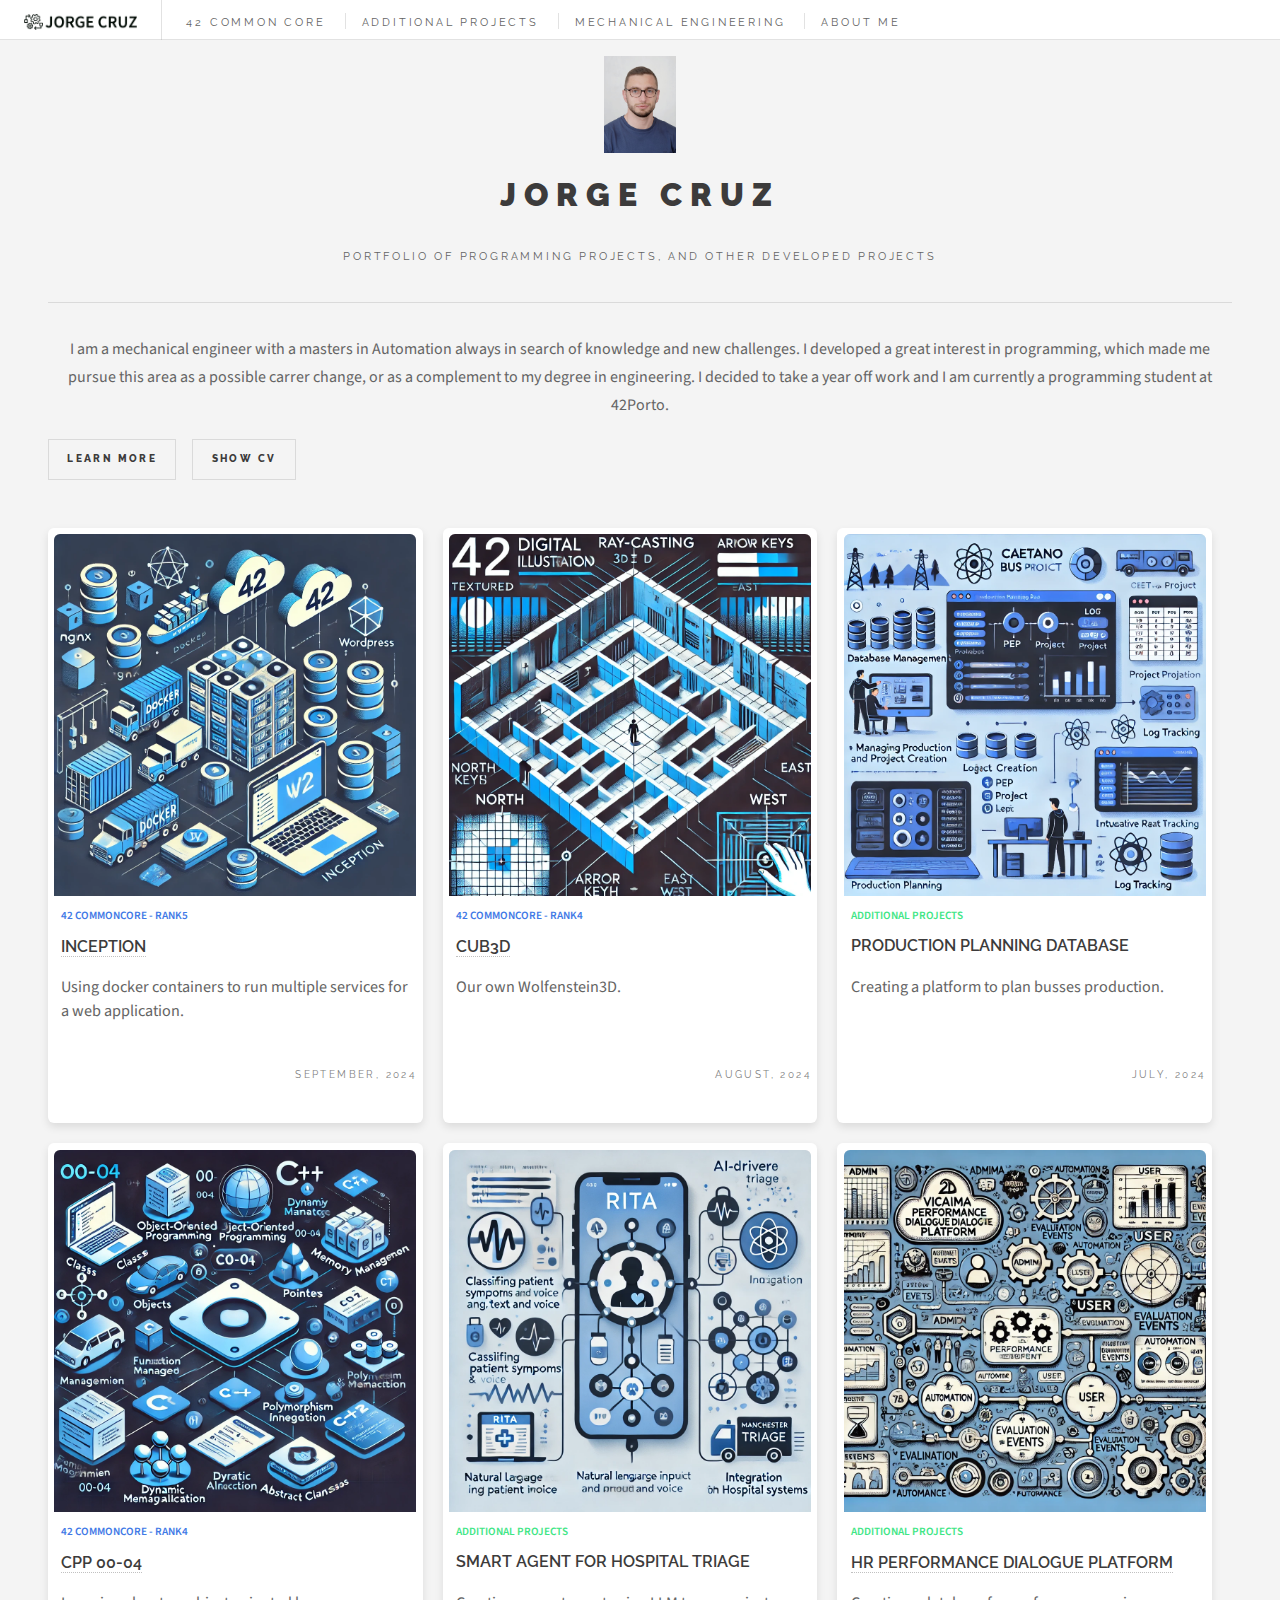
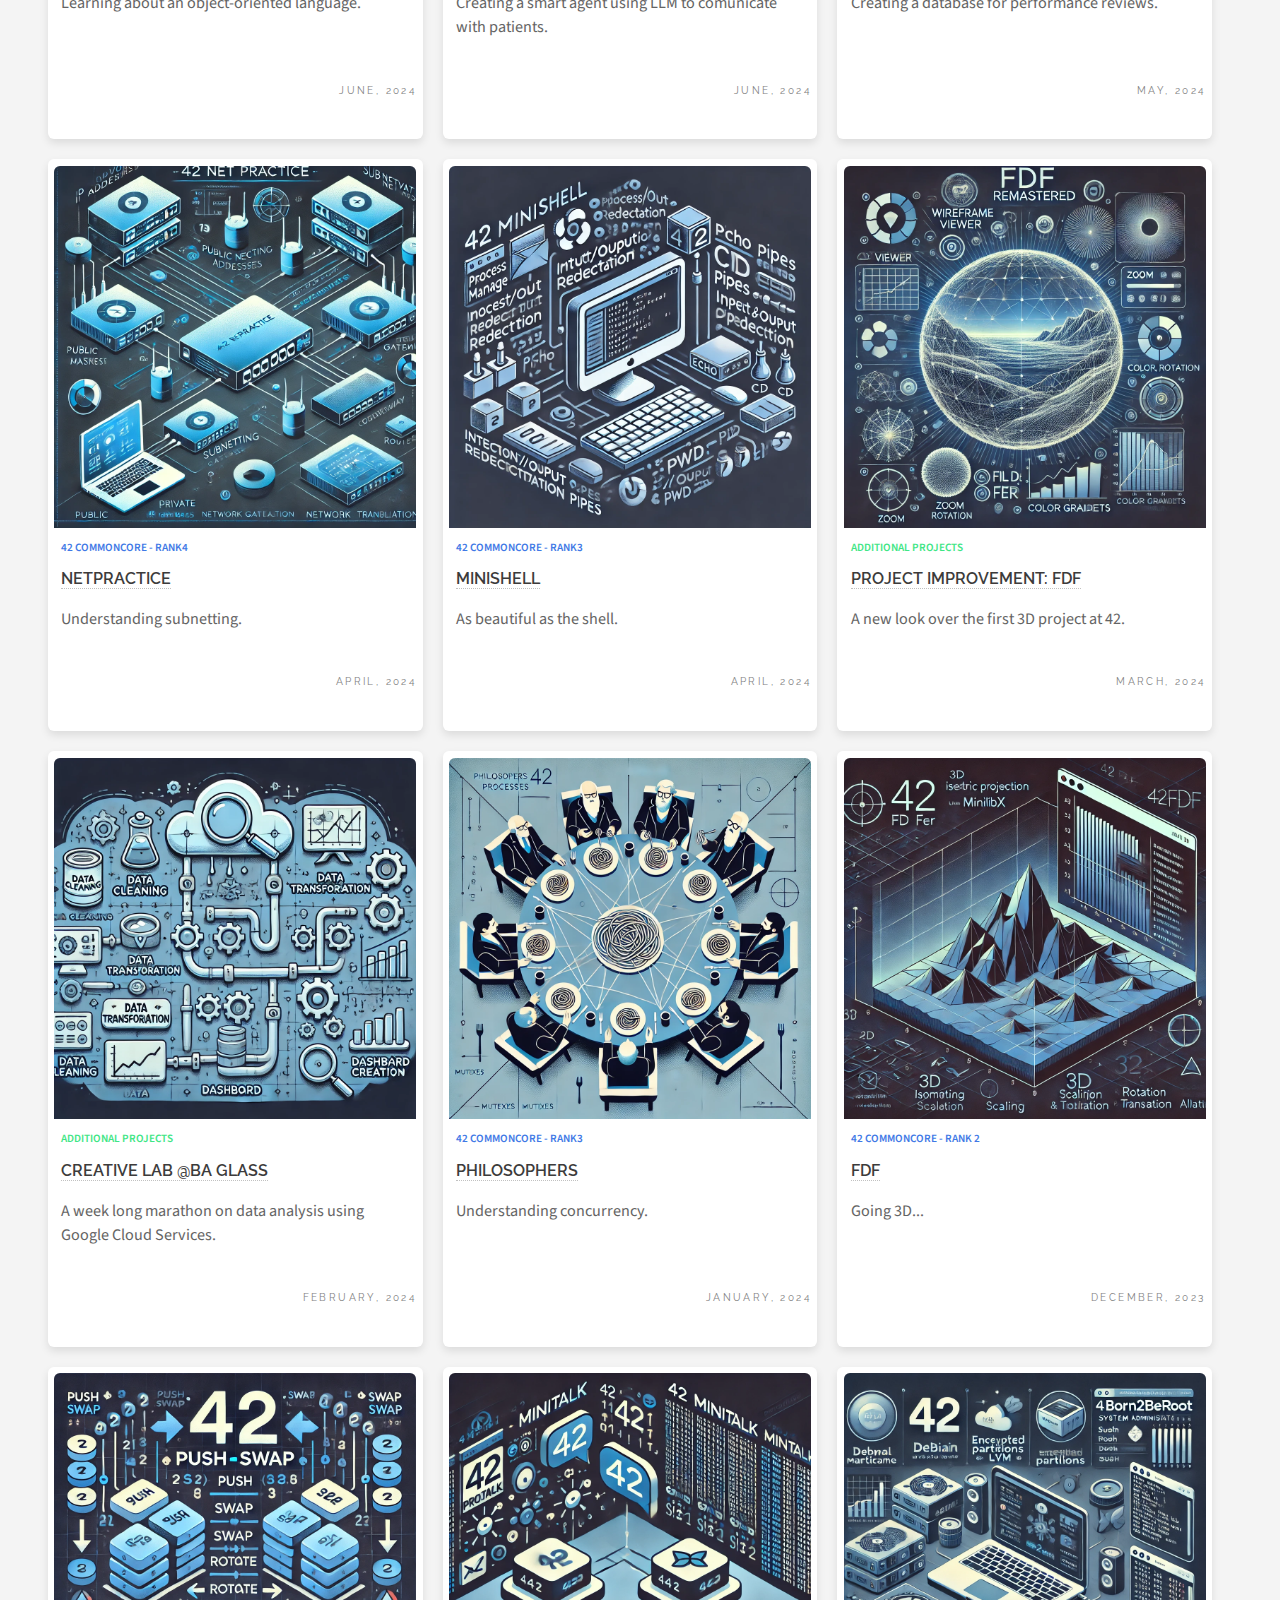
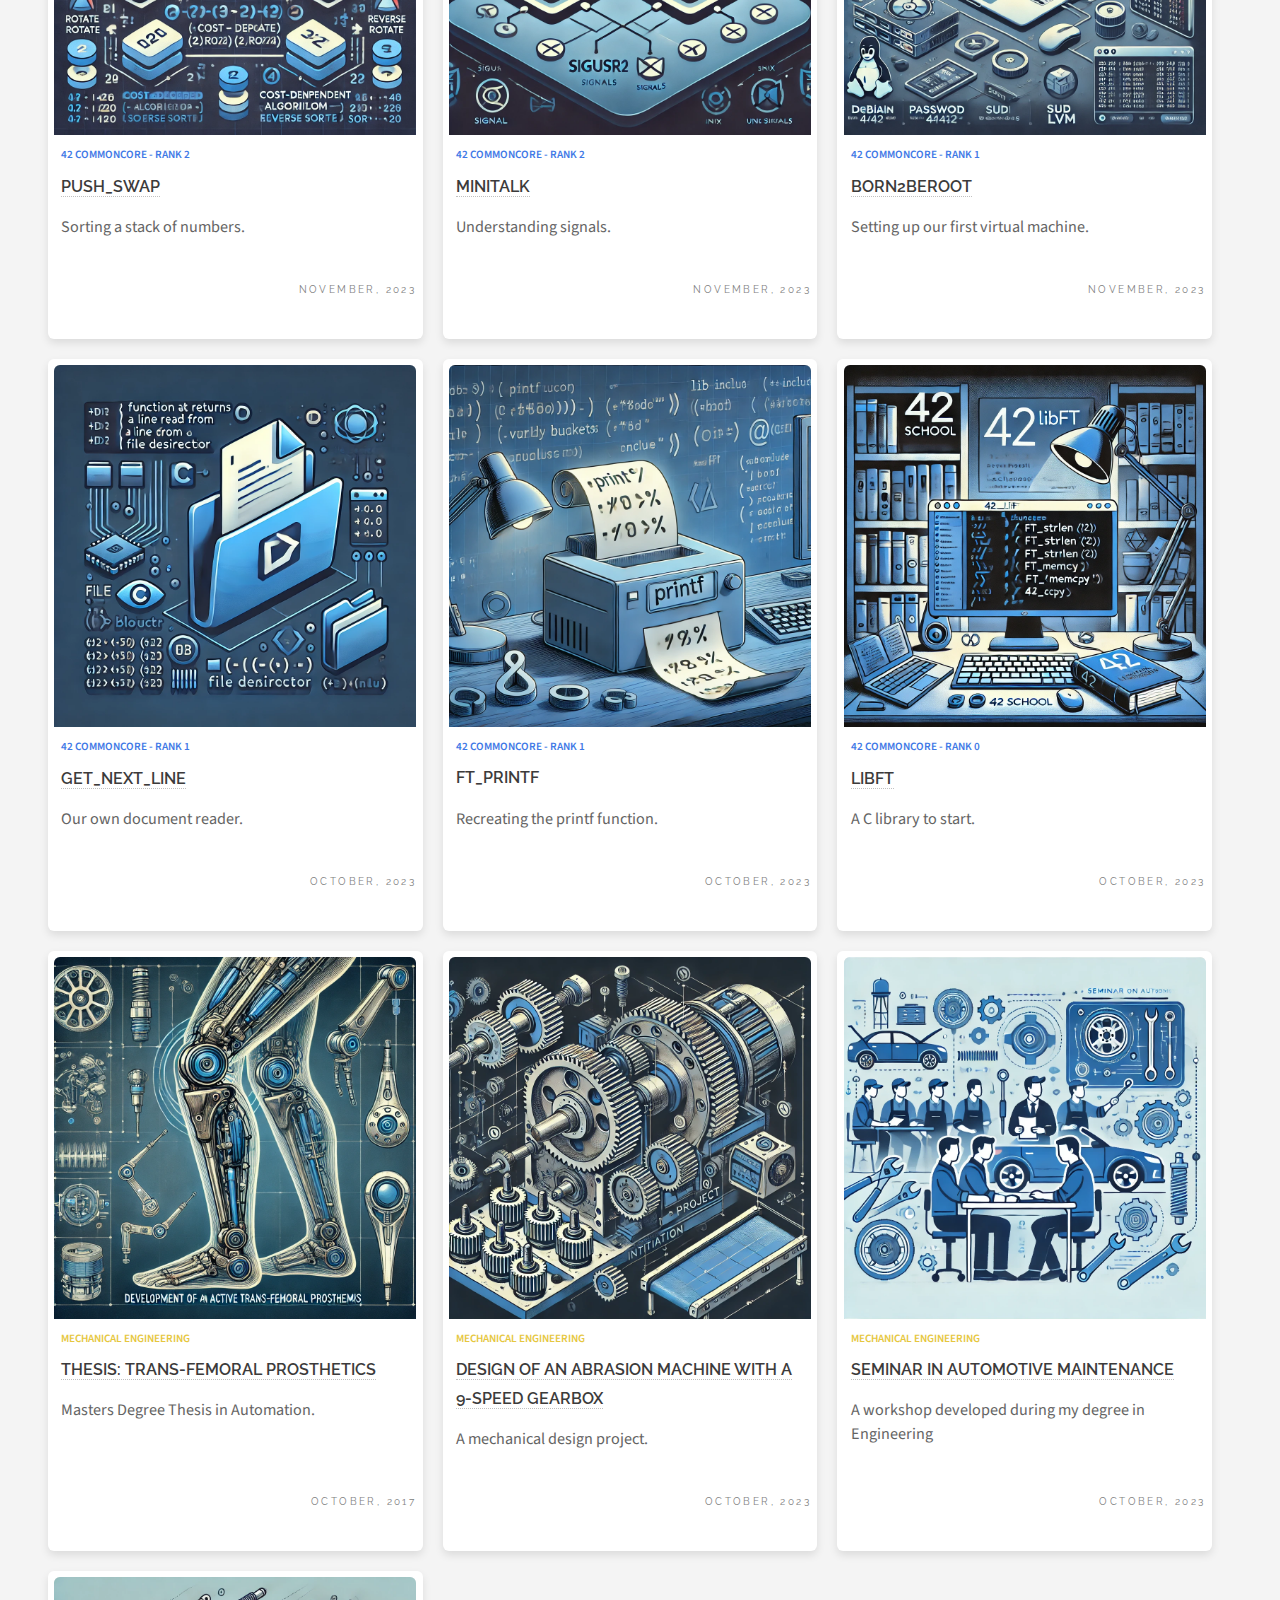
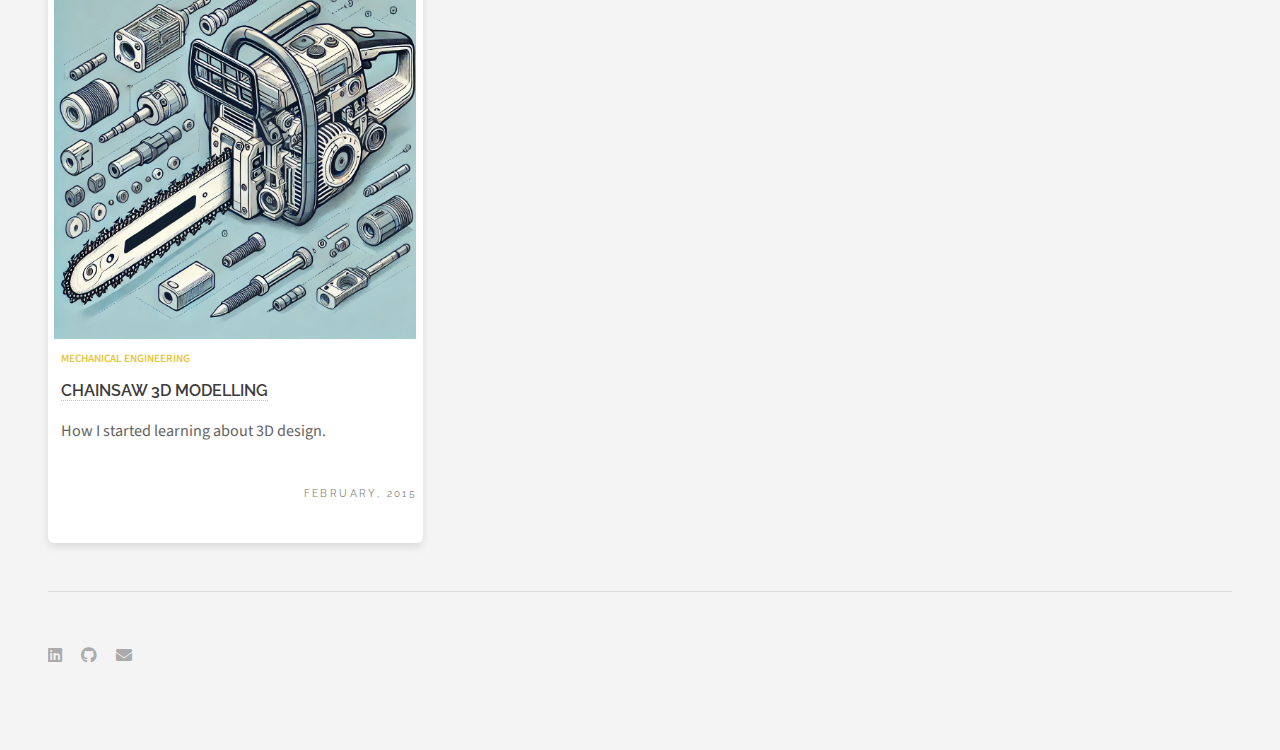
<file: index.html>
<!DOCTYPE HTML>

<html>
	<head>
		<title>Jorge Cruz Portfolio</title>
		<meta charset="utf-8" />
		<meta name="viewport" content="width=device-width, initial-scale=1, user-scalable=no" />
		<link rel="stylesheet" href="assets/css/main.css" />
		<link rel="icon" href="images/logo-no-background.png" type="image/x-icon" />
	</head>
	<body class="is-preload">
		<!-- Wrapper -->
			<div id="wrapper">

				<!-- Header -->
					<header id="header">
						<h1><a href="index.html"><img class="company" src="images/jorge-cruz-high-resolution-logo-transparent.webp"/></a></h1> 
						<script>
							function toggleMenu() {
								var menu = document.getElementById('mobile-menu');
								menu.style.display = (menu.style.display === 'none'|| menu.style.display === '') ? 'block' : 'none';
							}
						</script>
						<nav class="links">
							<ul>
								<li><a href="middle-42.html">42 Common Core</a></li>
								<li><a href="middle-side.html">Additional Projects</a></li>
								<li><a href="middle-mec.html">Mechanical Engineering</a></li>
								<li><a href="about.html">About Me</a></li>
							</ul>
						</nav>
						<button class="hamburger" onclick="toggleMenu()">
							<span class="hamburger-bar"></span>
							<span class="hamburger-bar"></span>
							<span class="hamburger-bar"></span>
						</button>
												
						<nav id="mobile-menu" class="mobile-menu">
							<p><a href="middle-42.html">42 Common Core</a></p>
							<p><a href="middle-side.html">Additional Projects</a></p>
							<p><a href="middle-mec.html">Mechanical Engineering</a></p>
							<p><a href="about.html">About Me</a></p>
						</nav>
					</header>

				<!-- Main -->
					<div id="main">
						<div class="side-to-side">
							<!-- Post -->
							<div class="card">
								<div class="card-image"><a href="https://github.com/mjorgecruz/42_inception"><img src="images/incep1.webp" alt="" /></a></div>
								<div class="category"> 42 CommonCore - Rank5 </div>
								<div class="heading"><a href="https://github.com/mjorgecruz/42_inception">INCEPTION</a> </div>
								<div class="text">
									<p>Using docker containers to run multiple services for a web application.</p>
								</div>
								<div class="author"> September, 2024</div>
							</div>
							<!-- Post -->
							<div class="card">
								<div class="card-image"><a href="https://github.com/mjorgecruz/42_cub3d"><img src="images/cub1.webp" alt="" /></a></div>
								<div class="category"> 42 CommonCore - Rank4 </div>
								<div class="heading"><a href="https://github.com/mjorgecruz/42_cub3d">CUB3D</a> </div>
								<div class="text">
									<p>Our own Wolfenstein3D.</p>
								</div>
								<div class="author"> August, 2024</div>
							</div>
							<!-- Post -->
							<div class="card">
								<div class="card-image"><a href="https://github.com/mjorgecruz/caetano_hackathon"><img src="images/caet1.webp" alt="" /></a></div>
								<div class="category1"> Additional Projects </div>
								<div class="heading"><a href="https://github.com/mjorgecruz/caetano_hackathon"></a> </a>PRODUCTION PLANNING DATABASE</div>
								<div class="text">
									<p>Creating a platform to plan busses production. </p>
								</div>
								<div class="author"> July, 2024</div>
							</div>
							<!-- Post -->
							<div class="card">
								<div class="card-image"><a href="https://github.com/mjorgecruz/42_cpp_00-04"><img src="images/cpp0.webp" alt="" /></a></div>
								<div class="category"> 42 CommonCore - Rank4 </div>
								<div class="heading"><a href="https://github.com/mjorgecruz/42_cpp_00-04">CPP 00-04</a> </div>
								<div class="text">
									<p>Learning about an object-oriented language.</p>
								</div>
								<div class="author"> June, 2024</div>
							</div>
							<!-- Post -->
							<div class="card">
								<div class="card-image"><a href="https://github.com/mjorgecruz/google_hackathon"><img src="images/rita2.webp" alt="" /></a></div>
								<div class="category1"> Additional Projects </div>
								<div class="heading"><a href="https://github.com/mjorgecruz/google_hackathon"></a> </a>SMART AGENT FOR HOSPITAL TRIAGE</div>
								<div class="text">
									<p>Creating a smart agent using LLM to comunicate with patients. </p>
								</div>
								<div class="author"> June, 2024</div>
							</div>
							<!-- Post -->
							<div class="card">
								<div class="card-image"><a href="https://github.com/mjorgecruz/vicaima"><img src="images/vicaima2.webp	" alt="" /></a></div>
								<div class="category1"> Additional Projects </div>
								<div class="heading"><a href="https://github.com/mjorgecruz/vicaima">HR PERFORMANCE DIALOGUE PLATFORM</a></div>
								<div class="text">
									<p>Creating a database for performance reviews.</p>
								</div>
								<div class="author"> May, 2024</div>
							</div>
							<!-- Post -->
							<div class="card">
								<div class="card-image"><a href="https://github.com/mjorgecruz/42_netpractice"><img src="images/net1.webp" alt="" /></a></div>
								<div class="category"> 42 CommonCore - Rank4 </div>
								<div class="heading"><a href="https://github.com/mjorgecruz/42_netpractice">NETPRACTICE</a> </div>
								<div class="text">
									<p>Understanding subnetting.</p>
								</div>
								<div class="author"> April, 2024</div>
							</div>
							<!-- Post -->
							<div class="card">
								<div class="card-image"><a href="https://github.com/mjorgecruz/42_minishell"><img src="images/mini2.webp" alt="" /></a></div>
								<div class="category"> 42 CommonCore - Rank3 </div>
								<div class="heading"><a href="https://github.com/mjorgecruz/42_minishell">MINISHELL</a> </div>
								<div class="text">
									<p>As beautiful as the shell.</p>
								</div>
								<div class="author"> April, 2024</div>
							</div>
							<!-- Post -->
							<div class="card">
								<div class="card-image"><a href="https://github.com/mjorgecruz/42_FdF_updated"><img src="images/fdfrem1.webp" alt="" /></a></div>
								<div class="category1"> Additional Projects </div>
								<div class="heading"><a href="https://github.com/mjorgecruz/42_FdF_updated"> PROJECT IMPROVEMENT: FDF</a> </div>
								<div class="text">
									<p>A new look over the first 3D project at 42.</p>
								</div>
								<div class="author"> March, 2024</div>
							</div>
							<!-- Post -->
							<div class="card">
								<div class="card-image"><a href="https://github.com/mjorgecruz/BA-Glass_Hackathon"><img src="images/baglass2.webp" alt="" /></a></div>
								<div class="category1"> Additional Projects </div>
								<div class="heading"> <a href="https://github.com/mjorgecruz/BA-Glass_Hackathon">CREATIVE LAB @BA GLASS</a> </div>
								<div class="text">
									<p>A week long marathon on data analysis using Google Cloud Services.</p>
								</div>
								<div class="author"> February, 2024</div>
							</div>
							<!-- Post -->
							<div class="card">
								<div class="card-image"><a href="https://github.com/mjorgecruz/42_philosophers"><img src="images/philo2.webp" alt="" /></a></div>
								<div class="category"> 42 CommonCore - Rank3 </div>
								<div class="heading"> <a href="https://github.com/mjorgecruz/42_philosophers">PHILOSOPHERS</a> </div>
								<div class="text">
									<p>Understanding concurrency.</br></p>
								</div>
								<div class="author"> January, 2024</div>
							</div>
							<!-- Post -->
							<div class="card">
								<div class="card-image"><a href="https://github.com/mjorgecruz/42_fdf"><img src="images/fdfer.webp" alt="" /></a></div>
								<div class="category"> 42 CommonCore - Rank 2 </div>
								<div class="heading"> <a href="https://github.com/mjorgecruz/42_fdf">FDF</a> </div>
								<div class="text">
									<p>Going 3D...</br></p>
								</div>
								<div class="author"> December, 2023</div>
							</div>
							<!-- Post -->
							<div class="card">
								<div class="card-image"><a href="https://github.com/mjorgecruz/42_push_swap"><img src="images/push1.webp" alt="" /></a></div>
								<div class="category"> 42 CommonCore - Rank 2 </div>
								<div class="heading"> <a href="https://github.com/mjorgecruz/42_push_swap">PUSH_SWAP</a> </div>
								<div class="text">
									<p>Sorting a stack of numbers.</br></p>
								</div>
								<div class="author"> November, 2023</div>
							</div>
							<!-- Post -->
							<div class="card">
								<div class="card-image"><a href="https://github.com/mjorgecruz/42_minitalk"><img src="images/minitalk2.webp" alt="" /></a></div>
								<div class="category"> 42 CommonCore - Rank 2 </div>
								<div class="heading"><a href="https://github.com/mjorgecruz/42_minitalk">MINITALK</a> </div>
								<div class="text">
									<p>Understanding signals.</br></p>
								</div>
								<div class="author"> November, 2023</div>
							</div>
							<!-- Post -->
							<div class="card">
								<div class="card-image"><a href="https://github.com/mjorgecruz/42_born2beroot"><img src="images/born2beroot.webp" alt="" /></a></div>
								<div class="category"> 42 CommonCore - Rank 1 </div>
								<div class="heading"> <a href="https://github.com/mjorgecruz/42_born2beroot">BORN2BEROOT</a> </div>
								<div class="text">
									<p>Setting up our first virtual machine.</br></p>
								</div>
								<div class="author"> November, 2023</div>
							</div>
							<!-- Post -->
							<div class="card">
								<div class="card-image"><a href="https://github.com/mjorgecruz/42_get_next_line"><img src="images/get_next_line.webp" alt="" /></a></div>
								<div class="category"> 42 CommonCore - Rank 1 </div>
								<div class="heading"><a href="https://github.com/mjorgecruz/42_get_next_line">GET_NEXT_LINE</a> </div>
								<div class="text">
									<p>Our own document reader.</br></p>
								</div>
								<div class="author"> October, 2023</div>
							</div>
							<!-- Post -->
							<div class="card">
								<div class="card-image"><a href="https://github.com/mjorgecruz/42_ft_printf"><img src="images/printf.webp" alt="" /></a></div>
								<div class="category"> 42 CommonCore - Rank 1 </div>
								<div class="heading"><a href="https://github.com/mjorgecruz/42_ft_printf"></a>FT_PRINTF</a> </div>
								<div class="text">
									<p>Recreating the printf function.</br></p>
								</div>
								<div class="author"> October, 2023</div>
							</div>
							<!-- Post -->
							<div class="card">
								<div class="card-image"><a href="https://github.com/mjorgecruz/42_libft"><img src="images/libft.webp" alt="" /></a></div>
								<div class="category">  42 CommonCore - Rank 0</div>
								<div class="heading"><a href="https://github.com/mjorgecruz/42_libft">LIBFT</a></div>
								<div class="text">
									<p>A C library to start.</br></p>
								</div>
								<div class="author"> October, 2023</div>
							</div>
							<!-- Post -->
							<div class="card">
								<div class="card-image"><a href="https://github.com/mjorgecruz/masters"><img src="images/master2.webp" alt="" /></a></div>
								<div class="category3"> Mechanical Engineering </div>
								<div class="heading"><a href="https://github.com/mjorgecruz/masters">THESIS: TRANS-FEMORAL PROSTHETICS</a> </div>
								<div class="text">
									<p>Masters Degree Thesis in Automation.</br></p>
								</div>
								<div class="author"> October, 2017</div>
							</div>
							<!-- Post -->
							<div class="card">
								<div class="card-image"><a href="https://github.com/mjorgecruz/project_mechanical"><img src="images/proj1.webp" /></a></div>
								<div class="category3"> Mechanical Engineering </div>
								<div class="heading"><a href="https://github.com/mjorgecruz/project_mechanical">DESIGN OF AN ABRASION MACHINE WITH A 9-SPEED GEARBOX</a> </div>
								<div class="text">
									<p>A mechanical design project.</br></p>
								</div>
								<div class="author"> October, 2023</div>
							</div>
							<!-- Post -->
							<div class="card">
								<div class="card-image"><a href="https://github.com/mjorgecruz/workshop_auto"><img src="images/seminar2.webp	" alt="" /></a></div>
								<div class="category3"> Mechanical Engineering </div>
								<div class="heading"><a href="https://github.com/mjorgecruz/workshop_auto">SEMINAR IN AUTOMOTIVE MAINTENANCE</a> </div>
								<div class="text">
									<p>A workshop developed during my degree in Engineering</br></p>
								</div>
								<div class="author"> October, 2023</div>
							</div>
							<!-- Post -->
							<div class="card">
								<div class="card-image"><a href="https://github.com/mjorgecruz/chainsaw"><img src="images/chain1.webp" alt="" /></a></div>
								<div class="category3"> Mechanical Engineering </div>
								<div class="heading"> <a href="https://github.com/mjorgecruz/chainsaw"> CHAINSAW 3D MODELLING</a> </div>
								<div class="text">
									<p>How I started learning about 3D design.</br></p>
								</div>
								<div class="author"> February, 2015</div>
							</div>

						</div>
					</div>

				<!-- Sidebar -->
					<section id="sidebar">

						<!-- Intro -->
							<section id="intro">
								<a href="#" class="logo"><img src="images/2023-05-025 passe.jpg" alt="" /></a>
								<header>
									<h2>Jorge Cruz</h2>
									<p>Portfolio of programming projects, and other developed projects</p>
								</header>
								<hr>
								<p>I am a mechanical engineer with a masters in Automation always in search of knowledge and new challenges. I developed a great interest in programming, which made me pursue this area as a possible carrer change, or as a complement to my degree in engineering.
									I decided to take a year off work and I am currently a programming student at 42Porto.
								</p>
								<ul class="actions">
									<li><a href="about.html" class="button">Learn More</a></li>
									<li><a href="images/CV_Jorge_Cruz.pdf"  target="_blank"  class="button">Show CV</a></li>
								</ul>
							</section>
						<!-- Footer -->
							<section id="footer">
								<ul class="icons">
									<li><a target="_blank" href="https://www.linkedin.com/in/mjorgecruz" class="icon brands fa-linkedin"><span class="label">LinkedIn</span></a></li>
									<li><a target="_blank" href="https://www.github.com/mjorgecruz/" class="icon brands fa-github"><span class="label">github</span></a></li>
									<li><a target="_blank" href="mailto:manueljorgecruz@hotmail.com" class="icon solid fa-envelope"><span class="label">Email</span></a></li>
								</ul>
							</section>

					</section>

			</div>

		<!-- Scripts -->
			<script src="assets/js/jquery.min.js"></script>
			<script src="assets/js/browser.min.js"></script>
			<script src="assets/js/breakpoints.min.js"></script>
			<script src="assets/js/util.js"></script>
			<script src="assets/js/main.js"></script>

	</body>
</html>
</file>
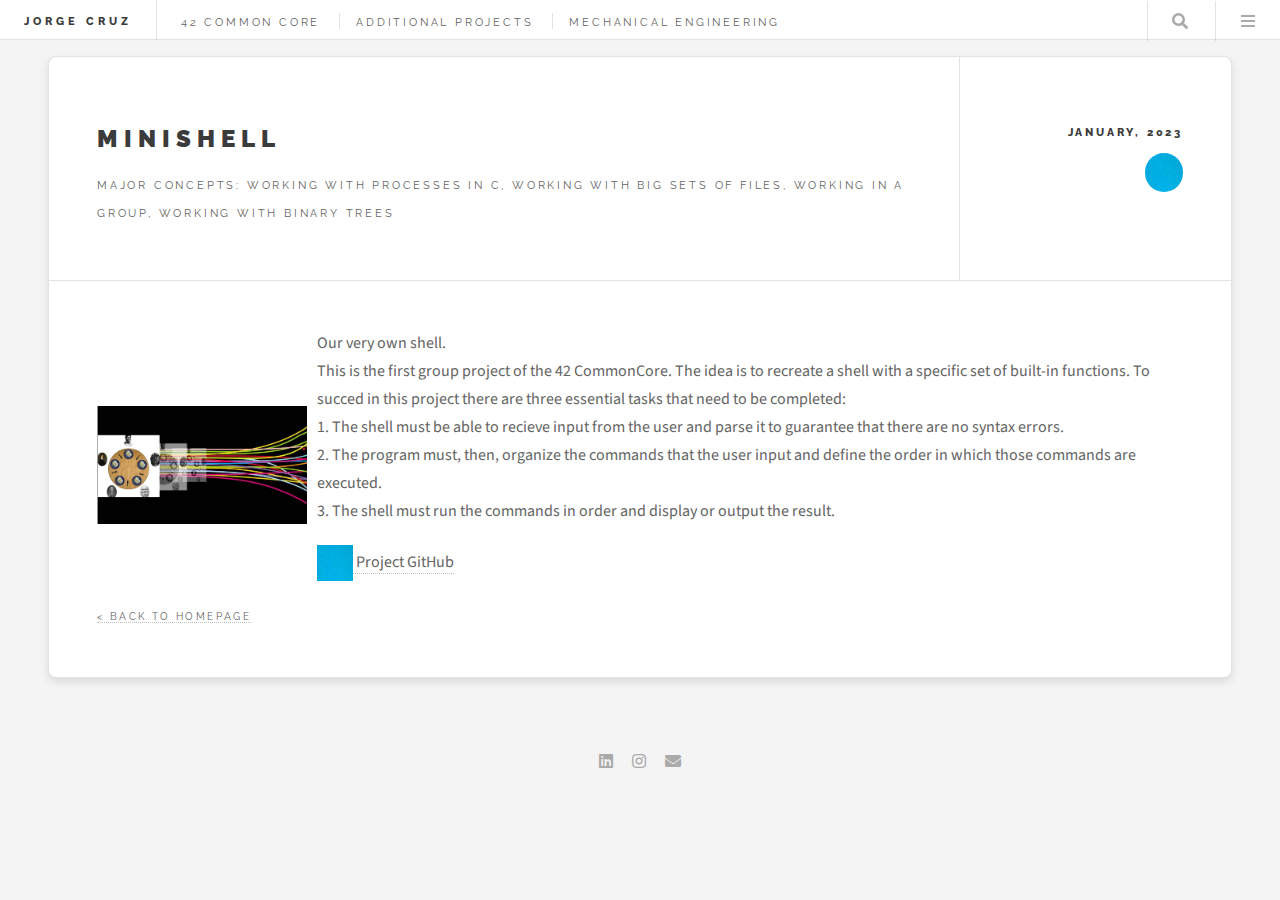
<file: 42minishell.html>
<!DOCTYPE HTML>
<!--
	Future Imperfect by HTML5 UP
	html5up.net | @ajlkn
	Free for personal and commercial use under the CCA 3.0 license (html5up.net/license)
-->
<html>
	<head>
		<title>Jorge Cruz Portfolio</title>
		<meta charset="utf-8" />
		<meta name="viewport" content="width=device-width, initial-scale=1, user-scalable=no" />
		<link rel="stylesheet" href="assets/css/main.css" />
	</head>
	<body class="single is-preload">

		<!-- Wrapper -->
			<div id="wrapper">

				<!-- Header -->
					<header id="header">
						<h1><a href="index.html">Jorge Cruz</a></h1>
						<nav class="links">
							<ul>
								<li><a href="middle-42.html">42 Common Core</a></li>
								<li><a href="middle-side.html">Additional Projects</a></li>
								<li><a href="middle-mec.html">Mechanical Engineering</a></li>
							</ul>
						</nav>
						<nav class="main">
							<ul>
								<li class="search">
									<a class="fa-search" href="#search">Search</a>
									<form id="search" method="get" action="#">
										<input type="text" name="query" placeholder="Search" />
									</form>
								</li>
								<li class="menu">
									<a class="fa-bars" href="#menu">Menu</a>
								</li>
							</ul>
						</nav>
					</header>

						<!-- Post -->
							<article class="post">
								<header>
									<div class="title">
										<h2><a href="https://github.com/mjorgecruz/42_minishell">Minishell</a></h2>
										<p>Major concepts: working with processes in C, working with big sets of files, working in a group, working with binary trees</p>
									</div>
									<div class="meta">
										<time class="published" datetime="2015-11-01">January, 2023</time>
										<a href="#" class="author"><img src="images/avatar-blue.jpg" alt="" /></a>
									</div>
								</header>
								<div class="side-by-side">
									<div class="image featured">
										<img src="images/philosophers.png" alt="" />
									</div>
									<div>
										<p> Our very own shell.</br>
											This is the first group project of the 42 CommonCore. The idea is to recreate a shell with a specific set of built-in functions.
											To succed in this project there are three essential tasks that need to be completed:</br>
											1. The shell must be able to recieve input from the user and parse it to guarantee that there are no syntax errors.</br>
											2. The program must, then, organize the commands that the user input and define the order in which those commands are executed.</br>
											3. The shell must run the commands in order and display or output the result.
										</p>
										<p><a href="https://github.com/mjorgecruz/42_minishell"><img src="images/avatar-blue.jpg" /> Project GitHub</a></p>
									</div>
								</div>
									<footer>
										<ul class="stats">
											<li><a href="index.html"> < Back to homepage </a></li>
										</ul>
									</footer>
							</article>

					</div>

				<!-- Footer -->
					<section id="footer">
						<ul class="icons">
							<li><a href="#" class="icon brands fa-linkedin"><span class="label">LinkedIn</span></a></li>
							<li><a href="#" class="icon brands fa-instagram"><span class="label">Instagram</span></a></li>
							<li><a href="#" class="icon solid fa-envelope"><span class="label">Email</span></a></li>
						</ul>
					</section>

			</div>

		<!-- Scripts -->
			<script src="assets/js/jquery.min.js"></script>
			<script src="assets/js/browser.min.js"></script>
			<script src="assets/js/breakpoints.min.js"></script>
			<script src="assets/js/util.js"></script>
			<script src="assets/js/main.js"></script>

	</body>
</html>
</file>
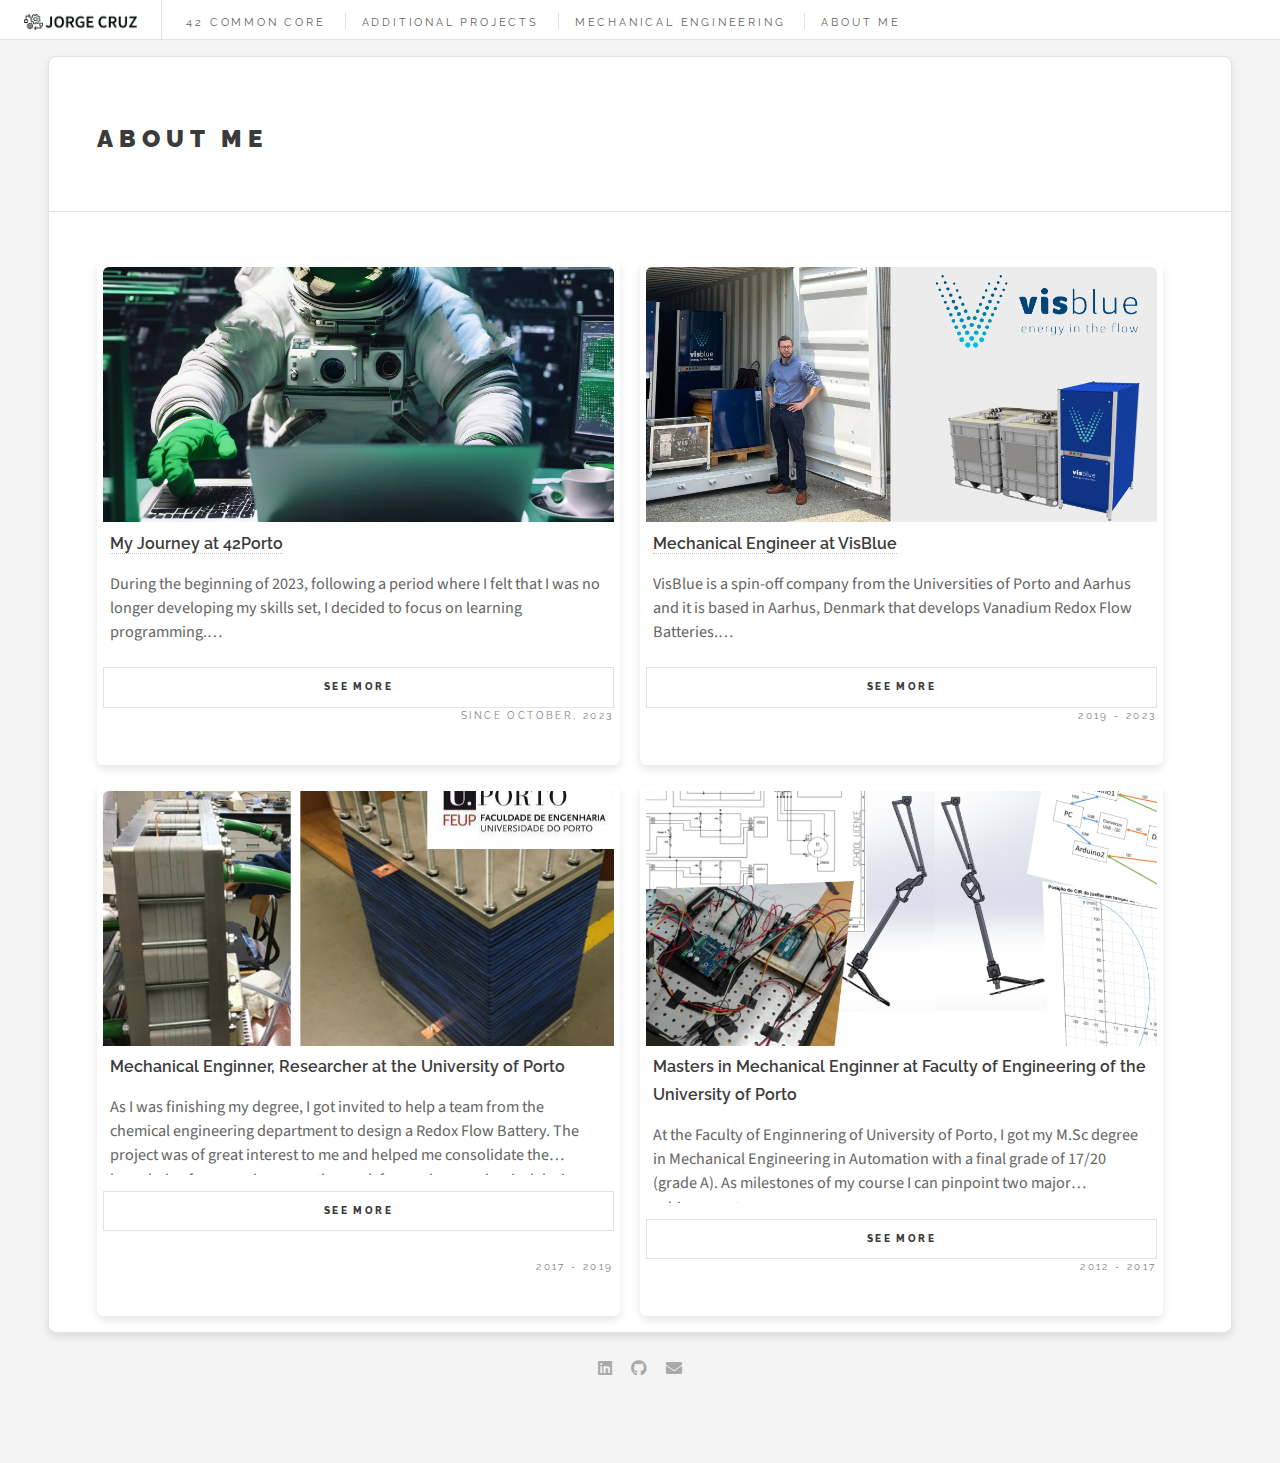
<file: about.html>
<!DOCTYPE HTML>

<html>
	<head>
		<title>About me</title>
		<meta charset="utf-8" />
		<meta name="viewport" content="width=device-width, initial-scale=1, user-scalable=no" />
		<link rel="stylesheet" href="assets/css/main.css" />
		<link rel="icon" href="images/logo-no-background.png" type="image/x-icon" />
	</head>
	<body class="single is-preload">

		<!-- Wrapper -->
			<div id="wrapper">

				<!-- Header -->
					<header id="header">
						<h1><a href="index.html"><img class="company" src="images/jorge-cruz-high-resolution-logo-transparent.webp"/></a></h1>
						<script>
							function toggleMenu() {
								var menu = document.getElementById('mobile-menu');
								menu.style.display = (menu.style.display === 'none') ? 'block' : 'none';
							}
						</script>
						<nav class="links">
							<ul>
								<li><a href="middle-42.html">42 Common Core</a></li>
								<li><a href="middle-side.html">Additional Projects</a></li>
								<li><a href="middle-mec.html">Mechanical Engineering</a></li>
								<li><a href="about.html">About Me</a></li>
							</ul>
						</nav>
						<button class="hamburger" onclick="toggleMenu()">
							<span class="hamburger-bar"></span>
							<span class="hamburger-bar"></span>
							<span class="hamburger-bar"></span>
						</button>
						
						<nav id="mobile-menu" class="mobile-menu">
							<p><a href="middle-42.html">42 Common Core</a></p>
							<p><a href="middle-side.html">Additional Projects</a></p>
							<p><a href="middle-mec.html">Mechanical Engineering</a></p>
							<p><a href="about.html">About Me</a></p>
						</nav>
					</header>

				<!-- Main -->
					<div id="main">
						<!-- Post -->
						<article class="post">
						<header>
							<div class="title">
								<h2><a href="#">About me</a></h2>
							</div>
						</header>
						<div class="side-to-side">
							<!-- Post -->
							<div class="card-alt">
								<div class="card-image-alt-alt"><a><img src="images/source(1).png" alt="" /></a></div>
								<div class="heading"><a>My Journey at 42Porto</a> </div>
								<div class="text">
									<p>During the beginning of 2023, following a period where I felt that I was no longer developing my skills set, I decided to focus on learning programming.</p>
									<p>For that, I enrolled at 42Porto, went through all online selection process stages until I could enroll in the Piscine of August 2023. The Piscine is the last stage of the selection
										process, and it is a 26-days challenge to learn the basics of programming and for our profile to be evaluated to see if it matches the requirements to be able to enroll in the course.</p>
									<p>I was able to go through and on the first days of October I was starting the Common Core at 42Porto. On the first 4 ranks, where I am still at, the course focuses in C language. In later 
										stages, it will focus on full-stack development using various frameworks.</p>
									<p>As I was gaining interest on the course, I came to the decision of quitting my job as a mechanical engineer at Visblue to focus solely on the course</p>
									<p></p>
								</div>
								<button onclick="toggleText(this)">See More</button>
								<div class="author"> Since October, 2023 </div>
							</div>
							<!-- Post -->
							<div class="card-alt">
								<div class="card-image-alt-alt"><a><img src="images/Visblue.png" alt="" /></a></div>
								<div class="heading"><a>Mechanical Engineer at VisBlue</a> </div>
								<div class="text">
									<p>VisBlue is a spin-off company from the Universities of Porto and Aarhus and it is based in Aarhus, Denmark that develops Vanadium Redox Flow Batteries.</p>
									<p>I worked from Portugal to continue the development of Flow Battery solutions started during the period I was a researcher at the University of Porto.</p>
									<p>As a usual start-up company, VisBlue was an incredible experience that broadened my knowledge, while giving me a higher scope of action than I would expect from a consolidated company.
									I developed my work as a mechanical designer in design for production and production documentation but also had the opportunity to work in project submissions.
									 And in those projects, in stack and battery assembly, in the battery management systems and in electrical design for flow battery models based on other chemistries.
									 I was also in close contact and helped in project management.</p> 
									<p>I lead yearly review meetings with the full company to present the portuguese company results and developments, allowing any element of the team to make questions about all development work done throughout the year.</p>
									<p> I took an important role in the development of the technology of the company and lead many communications and meetings with suppliers and partners.</p>
									<p><img src="images/avatar.jpg" /><a href="https://www.visblue.com/">Link to VisBlue website</a></p>
								</div>
								<button onclick="toggleText(this)">See More</button>
								<div class="author"> 2019 - 2023 </div>
							</div>
							<!-- Post -->
							<div class="card-alt">
								<div class="card-image-alt-alt"><img src="images/FEUP.png" alt="" /></div>
								<div class="heading">Mechanical Enginner, Researcher at the University of Porto</div>
								<div class="text">
									<p>As I was finishing my degree, I got invited to help a team from the chemical engineering department to design a Redox Flow Battery.
										The project was of great interest to me and helped me consolidate the knowledge from my degree as the work focused on mechanical design
									but I also had the opportunity to take part in the development of the system control of the technology. </p>
									<p><a img src="images/avatar.jpg"></a></p>
								</div>
								<button onclick="toggleText(this)">See More</button>
								<div class="author"> 2017 - 2019 </div>
							</div>
							<!-- Post -->
							<div class="card-alt">
								<div class="card-image-alt-alt"><img src="images/thesis.png" alt="" /></div>
								<div class="heading">Masters in Mechanical Enginner at Faculty of Engineering of the University of Porto</div>
								<div class="text">
									<p>At the Faculty of Enginnering of University of Porto, I got my M.Sc degree in Mechanical Engineering in Automation with a final grade of 17/20 (grade A). As milestones of my course I can pinpoint two major achievements:</p>
									<p>1. Following five eventful years, my final project as a mechanical engineer student was to design a prosthetic and active knee.
									<p>2. On my fourth year, I designed an abrasion machine with a 9-speed gearbox.</p>
									<p><img src="images/avatar.jpg" /> <a href="middle-mec.html">Link to my University projects</a></p>
								</div>
								<button onclick="toggleText(this)">See More</button>
								<div class="author"> 2012 - 2017 </div>
							</div>
						</div>
							<footer>
							</footer>
						</article>

					</div>

				<!-- Footer -->
					<section id="footer">
						<ul class="icons">
							<li><a target="_blank" href="https://www.linkedin.com/in/mjorgecruz" class="icon brands fa-linkedin"><span class="label">LinkedIn</span></a></li>
							<li><a target="_blank" href="https://www.github.com/mjorgecruz/" class="icon brands fa-github"><span class="label">github</span></a></li>
							<li><a target="_blank" href="mailto:manueljorgecruz@hotmail.com" class="icon solid fa-envelope"><span class="label">Email</span></a></li>
						</ul>
					</section>

			</div>

		<!-- Scripts -->
			<script src="assets/js/jquery.min.js"></script>
			<script src="assets/js/browser.min.js"></script>
			<script src="assets/js/breakpoints.min.js"></script>
			<script src="assets/js/util.js"></script>
			<script src="assets/js/main.js"></script>
			<script>
				function toggleText(element) {
					var textElement = element.previousElementSibling;
					if (textElement.style.webkitLineClamp === '3'|| textElement.style.webkitLineClamp === '') {
						textElement.style.webkitLineClamp = 'unset';
						element.textContent = 'See Less';
					} else {
						textElement.style.webkitLineClamp = '3';
						element.textContent = 'See More';
					}
				}
			</script>

	</body>
</html>
</file>
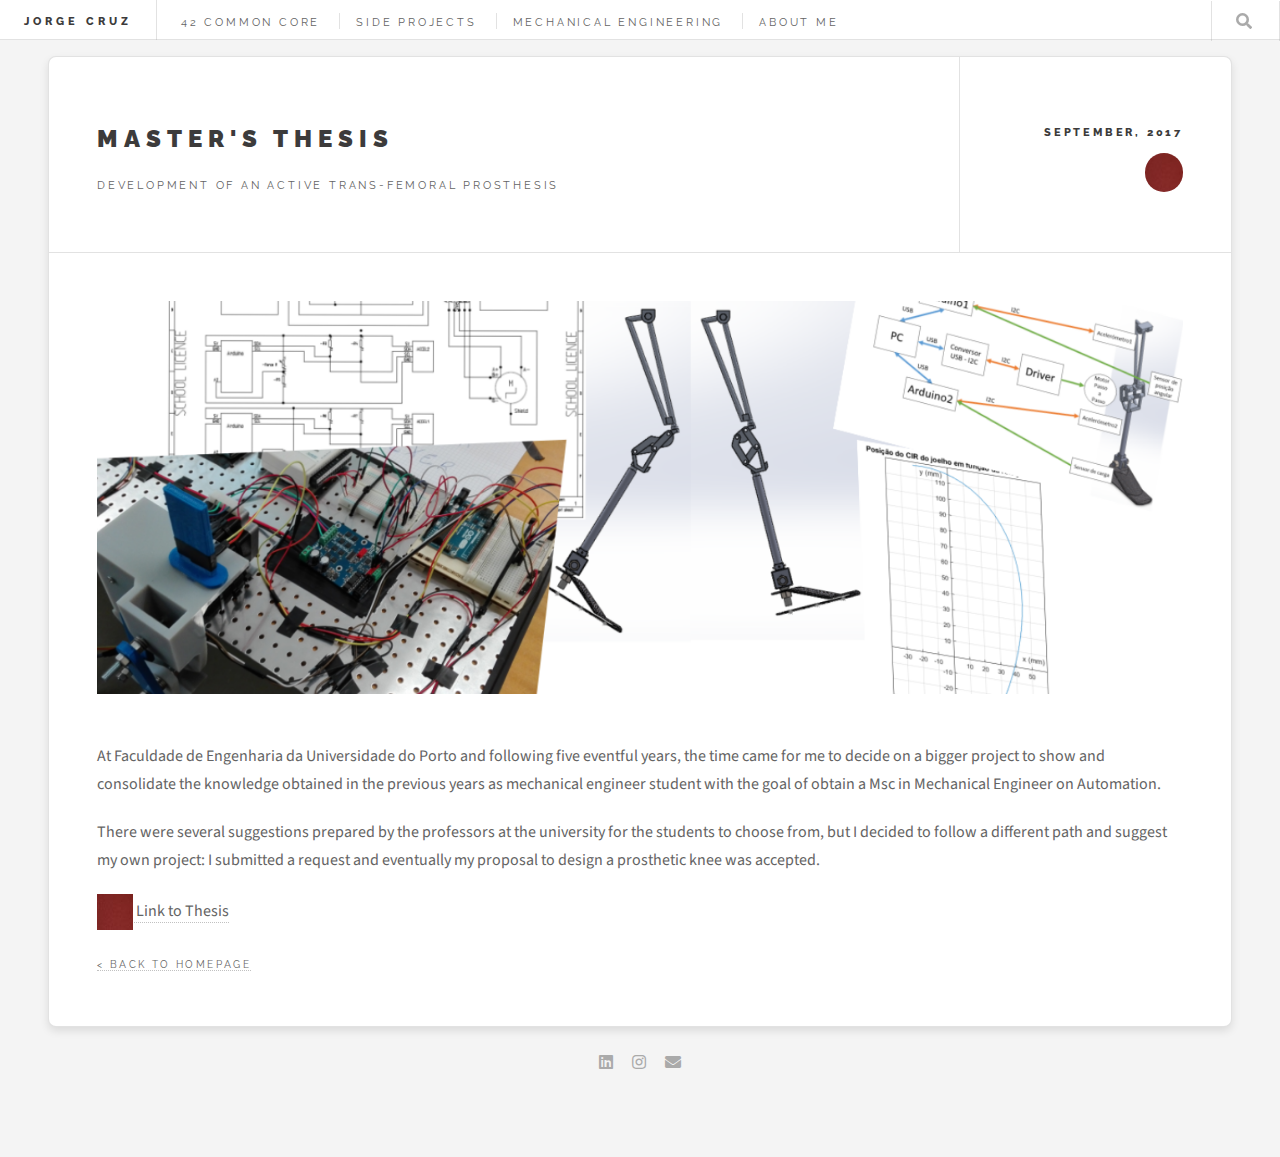
<file: Master's Thesis.html>
<!DOCTYPE HTML>
<!--
	Future Imperfect by HTML5 UP
	html5up.net | @ajlkn
	Free for personal and commercial use under the CCA 3.0 license (html5up.net/license)
-->
<html>
	<head>
		<title>Jorge Cruz Portfolio</title>
		<meta charset="utf-8" />
		<meta name="viewport" content="width=device-width, initial-scale=1, user-scalable=no" />
		<link rel="stylesheet" href="assets/css/main.css" />
	</head>
	<body class="single is-preload">

		<!-- Wrapper -->
			<div id="wrapper">

				<!-- Header -->
					<header id="header">
						<h1><a href="index.html">Jorge Cruz</a></h1>
						<nav class="links">
							<ul>
								<li><a href="middle-42.html">42 Common Core</a></li>
								<li><a href="middle-side.html">Side Projects</a></li>
								<li><a href="middle-mec.html">Mechanical Engineering</a></li>
								<li><a href="about.html">About me</a></li>

							</ul>
						</nav>
						<nav class="main">
							<ul>
								<li class="search">
									<a class="fa-search" href="#search">Search</a>
									<form id="search" method="get" action="#">
									</form>
								</li>
								<li class="menu">
								</li>
							</ul>
						</nav>
					</header>

				<!-- Main -->
					<div id="main">

						<!-- Post -->
							<article class="post">
								<header>
									<div class="title">
										<h2><a href="../../Mec Eng/Master Thesis/Dissertacao_Manuel_Cruz.pdf">Master's Thesis</a></h2>
										<p>Development of an active trans-femoral prosthesis</p>
									</div>
									<div class="meta">
										<time class="published">September, 2017</time>
										<a href="#" class="author"><img src="images/avatar.jpg" alt="" /></a>
									</div>
								</header>
								<span class="image featured"><img src="images/thesis.png" alt="" /></span>
								<p>At Faculdade de Engenharia da Universidade do Porto and following five eventful years, the time came for me to decide on a bigger project to show and consolidate the knowledge obtained in the previous years as mechanical engineer student with the goal of obtain a Msc in Mechanical Engineer on Automation.</p>
								<p>There were several suggestions prepared by the professors at the university for the students to choose from, but I decided to follow a different path and suggest my own project: I submitted a request and eventually my proposal to design a prosthetic knee was accepted. </p>
								<p><a href="../../Mec Eng/Master Thesis/Dissertacao_Manuel_Cruz.pdf"><img src="images/avatar.jpg" />    Link to Thesis</a></p>
								<footer>
									<ul class="stats">
										<li><a href="index.html"> < Back to homepage </a></li>
									</ul>
								</footer>
							</article>

					</div>

				<!-- Footer -->
					<section id="footer">
						<ul class="icons">
							<li><a href="www.linkedin.com/in/mjorgecruz" class="icon brands fa-linkedin"><span class="label">LinkedIn</span></a></li>
							<li><a href="https://www.instagram.com/cruzmanueljorge/" class="icon brands fa-instagram"><span class="label">Instagram</span></a></li>
							<li><a href="mailto:manueljorgecruz@hotmail.com" class="icon solid fa-envelope"><span class="label">Email</span></a></li>
						</ul>
					</section>

			</div>

		<!-- Scripts -->
			<script src="assets/js/jquery.min.js"></script>
			<script src="assets/js/browser.min.js"></script>
			<script src="assets/js/breakpoints.min.js"></script>
			<script src="assets/js/util.js"></script>
			<script src="assets/js/main.js"></script>

	</body>
</html>
</file>
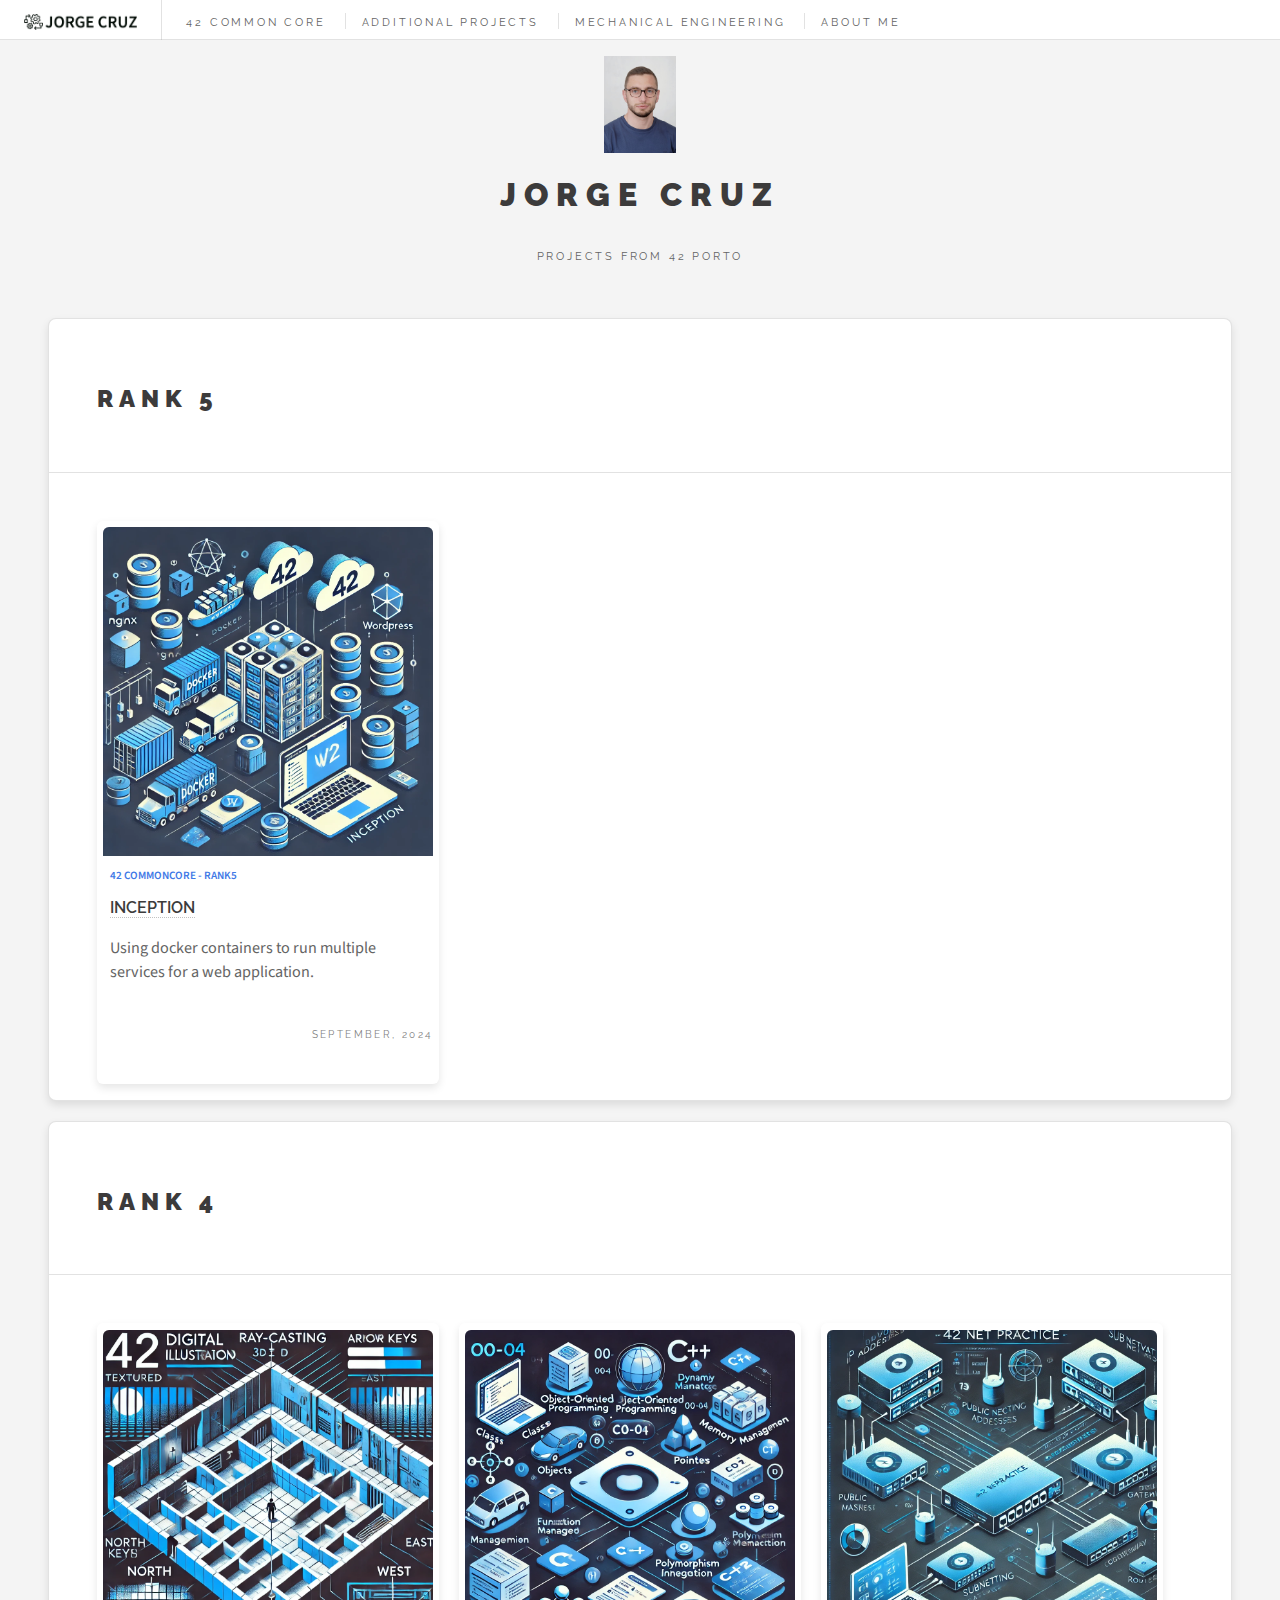
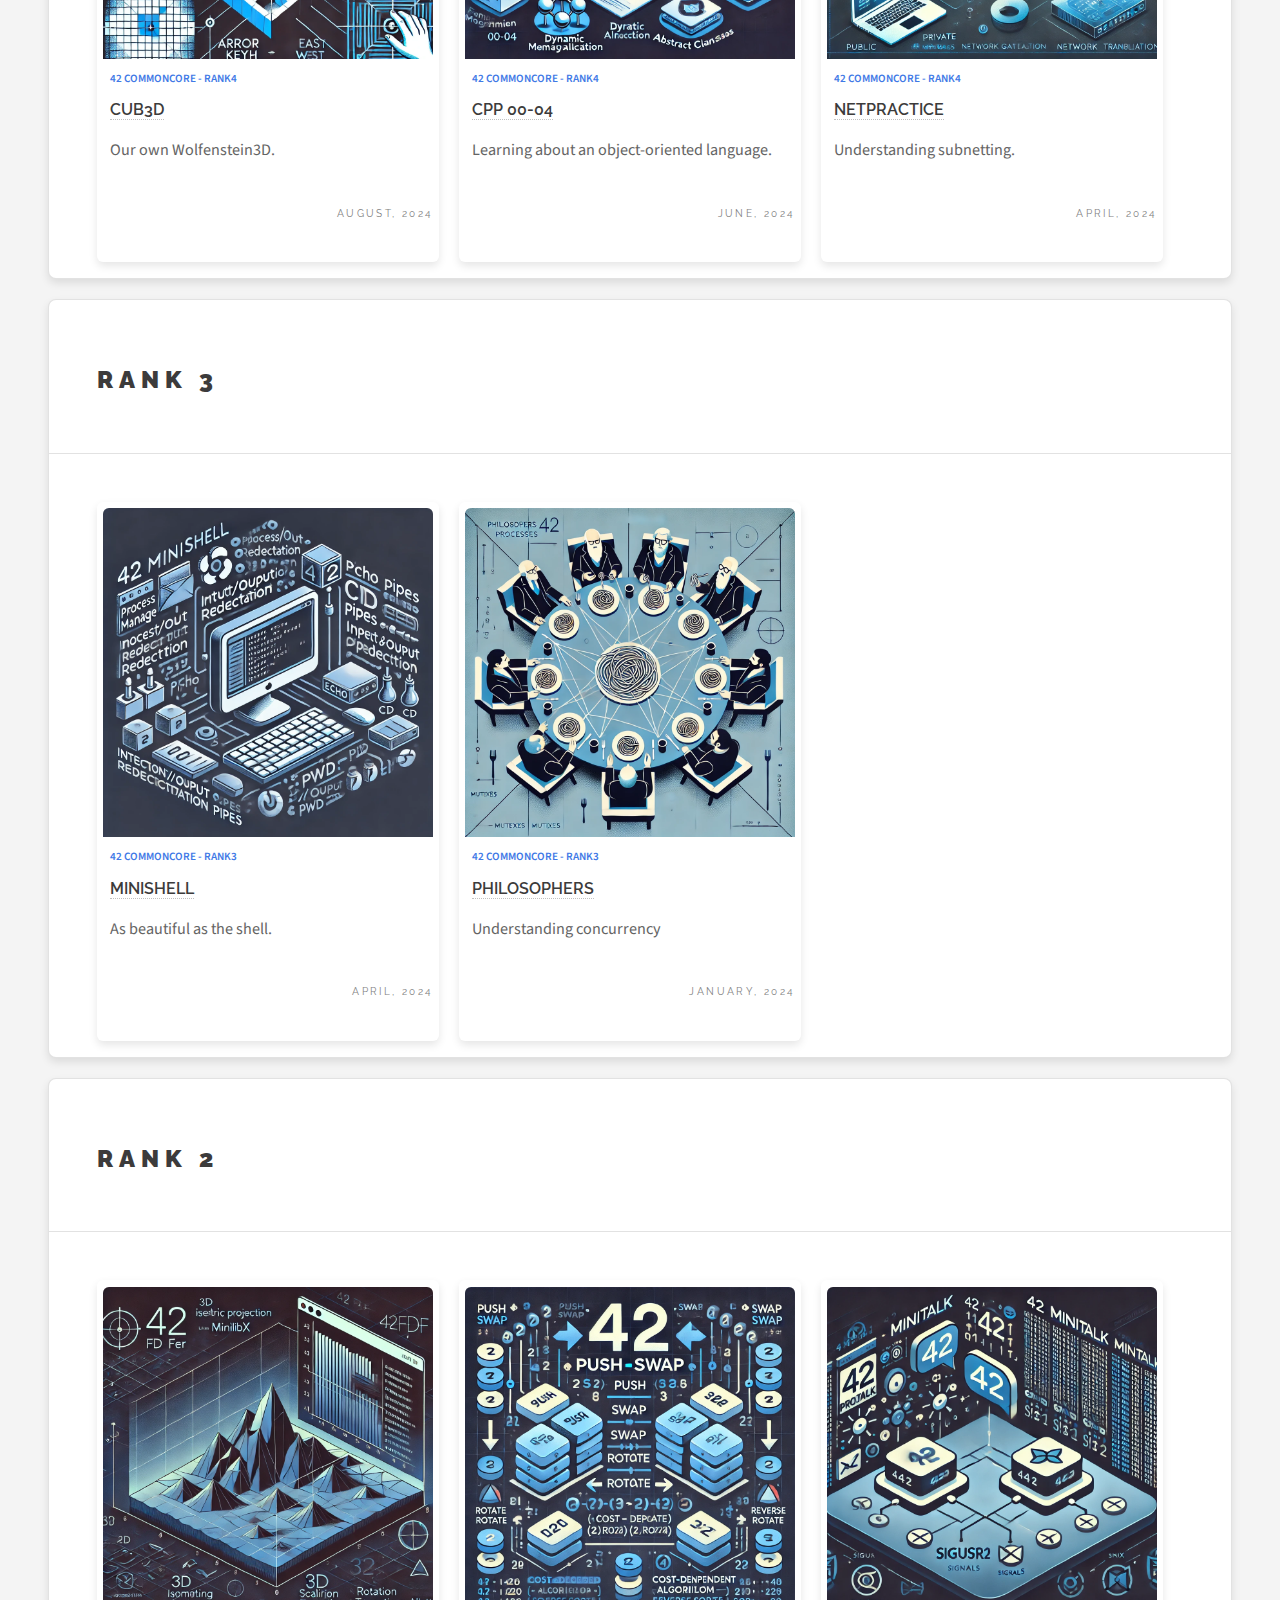
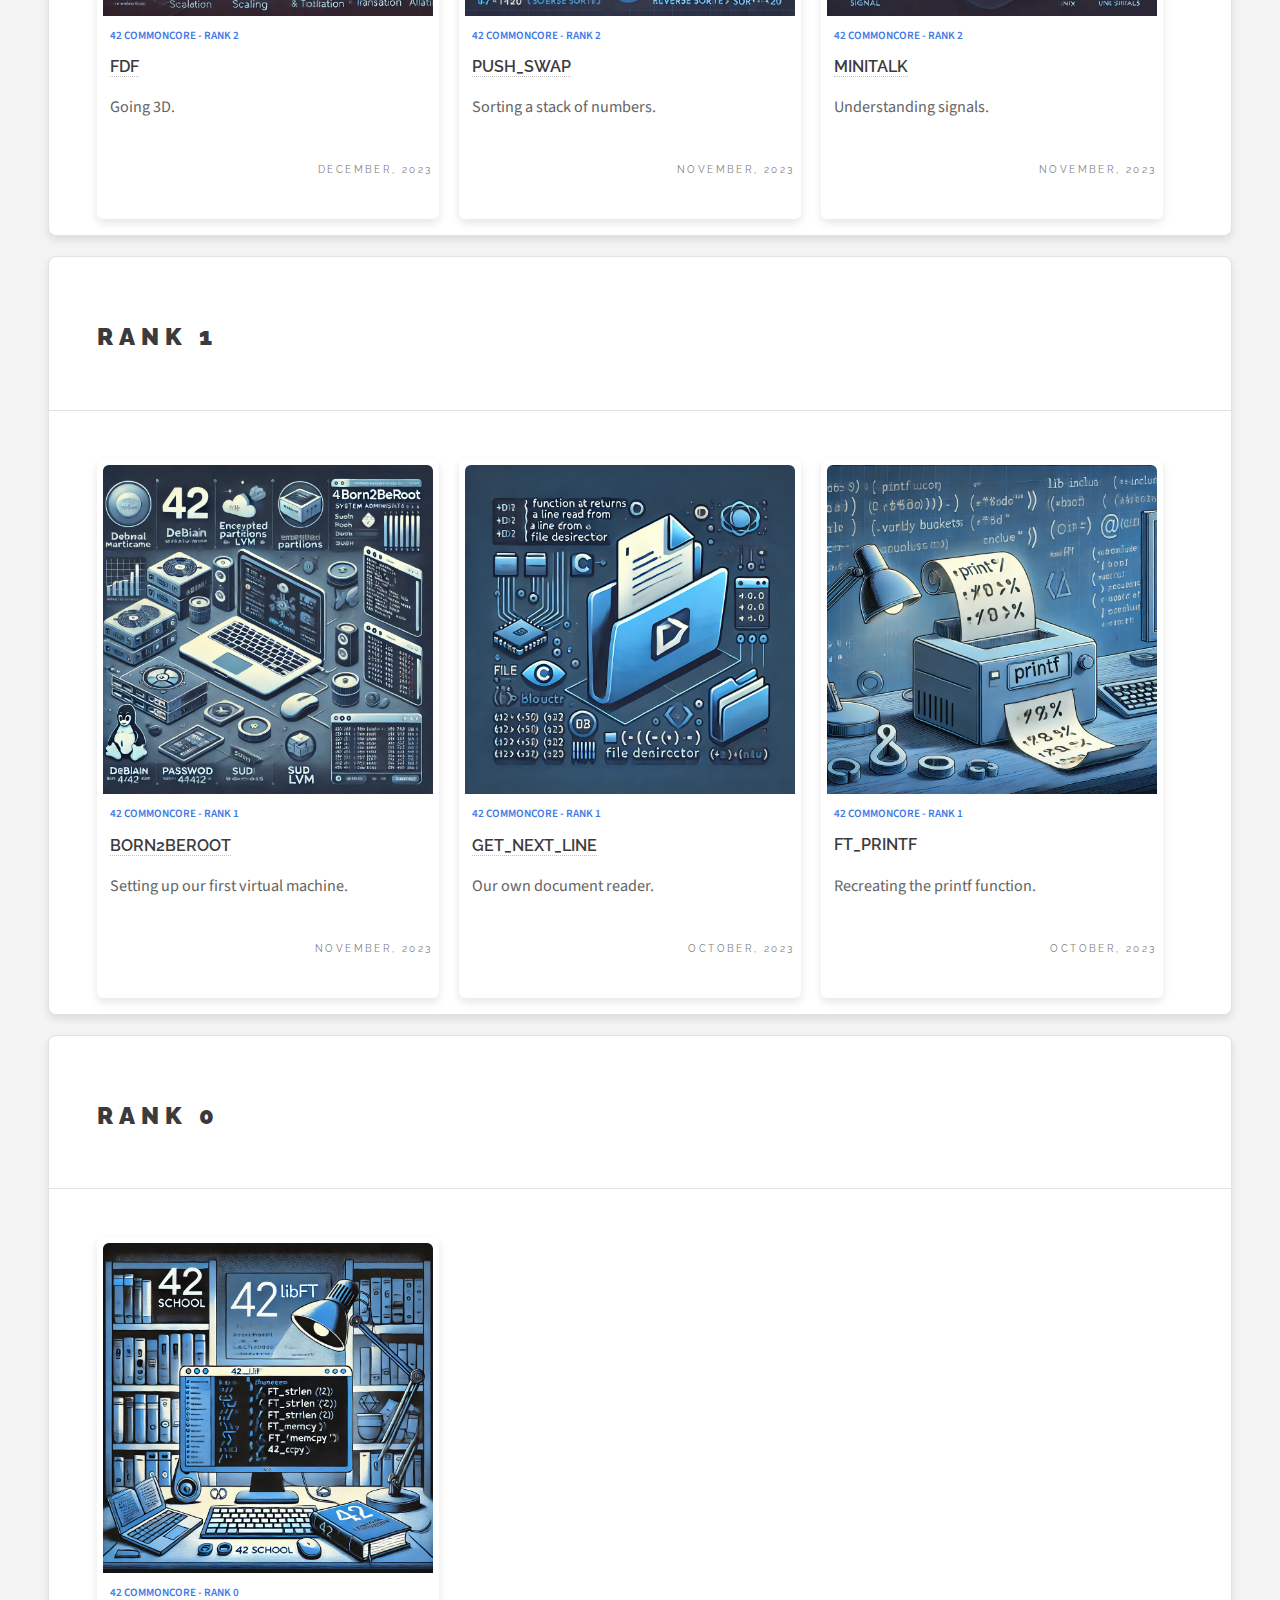
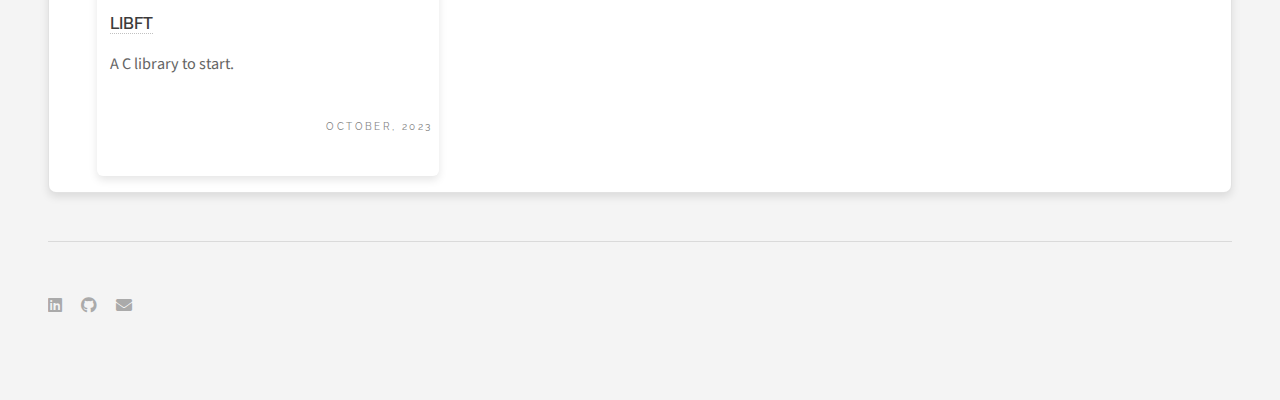
<file: middle-42.html>
<!DOCTYPE HTML>

<html>
	<head>
		<title>Jorge Cruz Portfolio</title>
		<meta charset="utf-8" />
		<meta name="viewport" content="width=device-width, initial-scale=1, user-scalable=no" />
		<link rel="stylesheet" href="assets/css/main.css" />
		<link rel="icon" href="images/logo-no-background.png" type="image/x-icon" />
	</head>
	<body class="is-preload">

		<!-- Wrapper -->
			<div id="wrapper">

				<!-- Header -->
					<header id="header">
						<h1><a href="index.html"><img class="company" src="images/jorge-cruz-high-resolution-logo-transparent.webp"/></a></h1>
						<script>
							function toggleMenu() {
								var menu = document.getElementById('mobile-menu');
								menu.style.display = (menu.style.display === 'none'|| menu.style.display === '') ? 'block' : 'none';
							}
						</script>
						<nav class="links">
							<ul>
								<li><a href="middle-42.html">42 Common Core</a></li>
								<li><a href="middle-side.html">Additional Projects</a></li>
								<li><a href="middle-mec.html">Mechanical Engineering</a></li>
								<li><a href="about.html">About Me</a></li>
							</ul>
						</nav>
						<button class="hamburger" onclick="toggleMenu()">
							<span class="hamburger-bar"></span>
							<span class="hamburger-bar"></span>
							<span class="hamburger-bar"></span>
						</button>
						
						<nav id="mobile-menu" class="mobile-menu">
							<p><a href="middle-42.html">42 Common Core</a></p>
							<p><a href="middle-side.html">Additional Projects</a></p>
							<p><a href="middle-mec.html">Mechanical Engineering</a></p>
							<p><a href="about.html">About Me</a></p>
						</nav>
					</header>

				<!-- Main -->
					<div id="main">

						<article class="post">
							<header>
								<div class="title">
									<h2>Rank 5</a></h2>
								</div>
							</header>
							<div class="side-to-side">
								<!-- Post -->
								<div class="card">
									<div class="card-image"><a href="https://github.com/mjorgecruz/42_inception"><img src="images/incep1.webp" alt="" /></a></div>
									<div class="category"> 42 CommonCore - Rank5 </div>
									<div class="heading"><a href="https://github.com/mjorgecruz/42_inception">INCEPTION</a> </div>
									<div class="text">
										<p>Using docker containers to run multiple services for a web application.</p>
									</div>
									<div class="author"> September, 2024</div>
								</div>
							</div>
						</article>
						<article class="post">
							<header>
								<div class="title">
									<h2>Rank 4</a></h2>
								</div>
							</header>
							<div class="side-to-side">
								<!-- Post -->
								<div class="card">
									<div class="card-image"><a href="https://github.com/mjorgecruz/42_cub3d"><img src="images/cub1.webp" alt="" /></a></div>
									<div class="category"> 42 CommonCore - Rank4 </div>
									<div class="heading"><a href="https://github.com/mjorgecruz/42_cub3d">CUB3D</a> </div>
									<div class="text">
										<p>Our own Wolfenstein3D.</p>
									</div>
									<div class="author"> August, 2024</div>
								</div>
								<!-- Post -->
								<div class="card">
									<div class="card-image"><a href="https://github.com/mjorgecruz/42_cpp_00-04"><img src="images/cpp0.webp" alt="" /></a></div>
									<div class="category"> 42 CommonCore - Rank4 </div>
									<div class="heading"><a href="https://github.com/mjorgecruz/42_cpp_00-04">CPP 00-04</a> </div>
									<div class="text">
										<p>Learning about an object-oriented language.</p>
									</div>
									<div class="author"> June, 2024</div>
								</div>
								<!-- Post -->
								<div class="card">
									<div class="card-image"><a href="https://github.com/mjorgecruz/42_netpractice"><img src="images/net1.webp" alt="" /></a></div>
									<div class="category"> 42 CommonCore - Rank4 </div>
									<div class="heading"><a href="https://github.com/mjorgecruz/42_netpractice">NETPRACTICE</a> </div>
									<div class="text">
										<p>Understanding subnetting.</p>
									</div>
									<div class="author"> April, 2024</div>
								</div>
							</div>
						</article>
						<article class="post">
							<header>
								<div class="title">
									<h2>Rank 3</a></h2>
								</div>
							</header>
							<div class="side-to-side">
								<!-- Post -->
								<div class="card">
									<div class="card-image"><a href="https://github.com/mjorgecruz/42_minishell"><img src="images/mini2.webp" alt="" /></a></div>
									<div class="category"> 42 CommonCore - Rank3 </div>
									<div class="heading"><a href="https://github.com/mjorgecruz/42_minishell">MINISHELL</a> </div>
									<div class="text">
										<p>As beautiful as the shell.</p>
									</div>
									<div class="author"> April, 2024</div>
								</div>
								<!-- Post -->
								<div class="card">
									<div class="card-image"><a href="https://github.com/mjorgecruz/42_philosophers"><img src="images/philo2.webp" alt="" /></a></div>
									<div class="category"> 42 CommonCore - Rank3 </div>
									<div class="heading"> <a href="https://github.com/mjorgecruz/42_philosophers">PHILOSOPHERS</a> </div>
									<div class="text">
										<p>Understanding concurrency</br></p>
									</div>
									<div class="author"> January, 2024</div>
								</div>
							</div>
						</article>
						<article class="post">
							<header>
								<div class="title">
									<h2>Rank 2</a></h2>
								</div>
							</header>
							<div class="side-to-side">
								<!-- Post -->
								<div class="card">
									<div class="card-image"><a href="https://github.com/mjorgecruz/42_fdf"><img src="images/fdfer.webp" alt="" /></a></div>
									<div class="category"> 42 CommonCore - Rank 2 </div>
									<div class="heading"> <a href="https://github.com/mjorgecruz/42_fdf">FDF</a> </div>
									<div class="text">
										<p>Going 3D.</br></p>
									</div>
									<div class="author"> December, 2023</div>
								</div>
								<!-- Post -->
								<div class="card">
									<div class="card-image"><a href="https://github.com/mjorgecruz/42_push_swap"><img src="images/push1.webp" alt="" /></a></div>
									<div class="category"> 42 CommonCore - Rank 2 </div>
									<div class="heading"> <a href="https://github.com/mjorgecruz/42_push_swap">PUSH_SWAP</a> </div>
									<div class="text">
										<p>Sorting a stack of numbers.</br></p>
									</div>
									<div class="author"> November, 2023</div>
								</div>
								<!-- Post -->
								<div class="card">
									<div class="card-image"><a href="https://github.com/mjorgecruz/42_minitalk"><img src="images/minitalk2.webp" alt="" /></a></div>
									<div class="category"> 42 CommonCore - Rank 2 </div>
									<div class="heading"><a href="https://github.com/mjorgecruz/42_minitalk">MINITALK</a> </div>
									<div class="text">
										<p>Understanding signals.</br></p>
									</div>
									<div class="author"> November, 2023</div>
								</div>
							</div>
						</article>
						<article class="post">
							<header>
								<div class="title">
									<h2>Rank 1</a></h2>
								</div>
							</header>
							<div class="side-to-side">
								<!-- Post -->
								<div class="card">
									<div class="card-image"><a href="https://github.com/mjorgecruz/42_born2beroot"><img src="images/born2beroot.webp" alt="" /></a></div>
									<div class="category"> 42 CommonCore - Rank 1 </div>
									<div class="heading"> <a href="https://github.com/mjorgecruz/42_born2beroot">BORN2BEROOT</a> </div>
									<div class="text">
										<p>Setting up our first virtual machine.</br></p>
									</div>
									<div class="author"> November, 2023</div>
								</div>
								<!-- Post -->
								<div class="card">
									<div class="card-image"><a href="https://github.com/mjorgecruz/42_get_next_line"><img src="images/get_next_line.webp" alt="" /></a></div>
									<div class="category"> 42 CommonCore - Rank 1 </div>
									<div class="heading"><a href="https://github.com/mjorgecruz/42_get_next_line">GET_NEXT_LINE</a> </div>
									<div class="text">
										<p>Our own document reader.</br></p>
									</div>
									<div class="author"> October, 2023</div>
								</div>
								<!-- Post -->
								<div class="card">
									<div class="card-image"><a href="https://github.com/mjorgecruz/42_ft_printf"><img src="images/printf.webp" alt="" /></a></div>
									<div class="category"> 42 CommonCore - Rank 1 </div>
									<div class="heading"><a href="https://github.com/mjorgecruz/42_ft_printf"></a>FT_PRINTF</a> </div>
									<div class="text">
										<p>Recreating the printf function.</br></p>
									</div>
									<div class="author"> October, 2023</div>
								</div>
							</div>
						</article>
						<article class="post">
							<header>
								<div class="title">
									<h2>Rank 0</a></h2>
								</div>
							</header>
							<div class="side-to-side">
								<!-- Post -->
								<div class="card">
									<div class="card-image"><a href="https://github.com/mjorgecruz/42_libft"><img src="images/libft.webp" alt="" /></a></div>
									<div class="category">  42 CommonCore - Rank 0</div>
									<div class="heading"><a href="https://github.com/mjorgecruz/42_libft">LIBFT</a></div>
									<div class="text">
										<p>A C library to start.</br></p>
									</div>
									<div class="author"> October, 2023</div>
								</div>
							</div>
						</article>
					</div>

				<!-- Sidebar -->
					<section id="sidebar">

						<!-- Intro -->
							<section id="intro">
								<a href="#" class="logo"><img src="images/2023-05-025 passe.jpg" alt="" /></a>
								<header>
									<h2>Jorge Cruz</h2>
									<p>Projects from 42 Porto</p>
								</header>
							</section>
						<!-- Footer -->
							<section id="footer">
								<ul class="icons">
									<li><a target="_blank" href="https://www.linkedin.com/in/mjorgecruz" class="icon brands fa-linkedin"><span class="label">LinkedIn</span></a></li>
									<li><a target="_blank" href="https://www.github.com/mjorgecruz/" class="icon brands fa-github"><span class="label">github</span></a></li>
									<li><a target="_blank" href="mailto:manueljorgecruz@hotmail.com" class="icon solid fa-envelope"><span class="label">Email</span></a></li>
								</ul>
							</section>
					</section>
			</div>
		<!-- Scripts -->
			<script src="assets/js/jquery.min.js"></script>
			<script src="assets/js/browser.min.js"></script>
			<script src="assets/js/breakpoints.min.js"></script>
			<script src="assets/js/util.js"></script>
			<script src="assets/js/main.js"></script>

	</body>
</html>
</file>
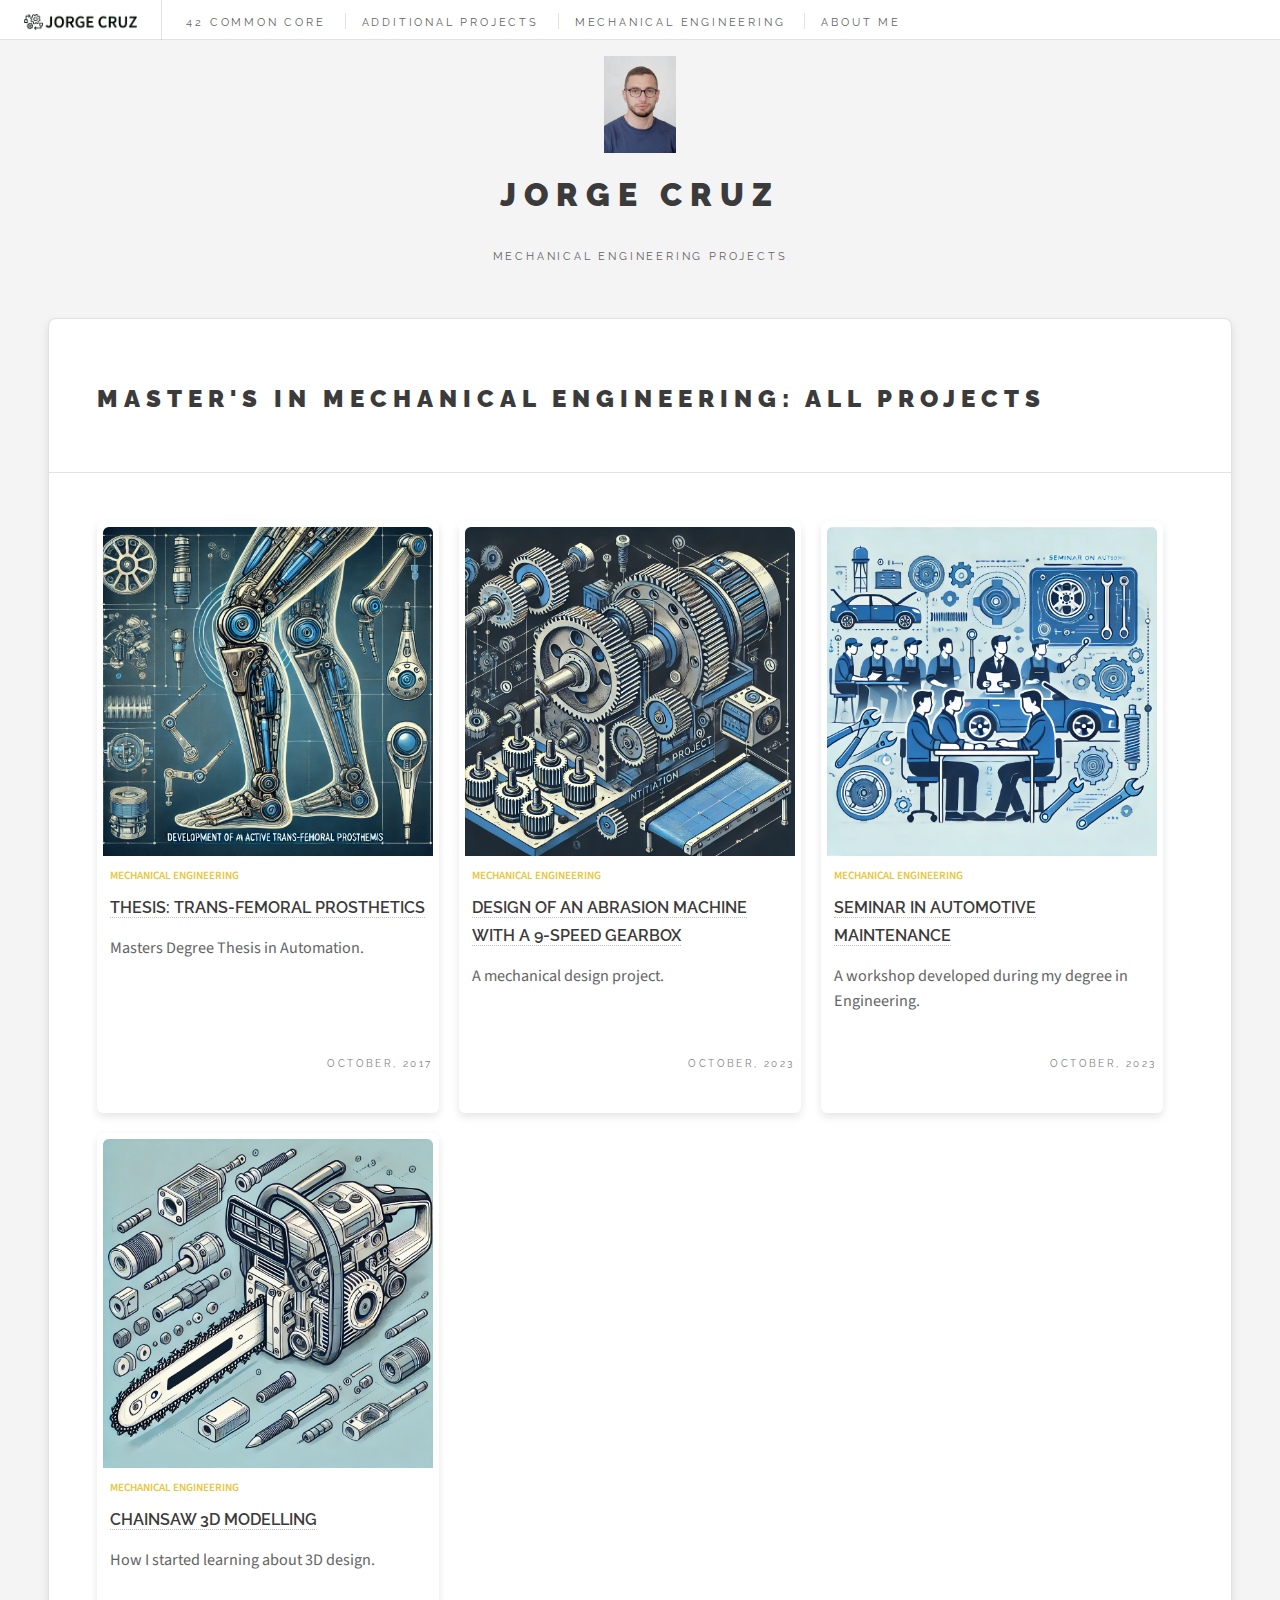
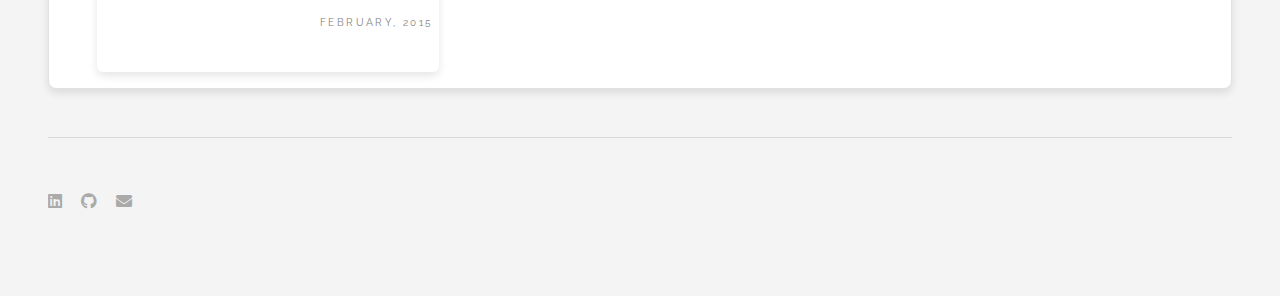
<file: middle-mec.html>
<!DOCTYPE HTML>
<html>
	<head>
		<title>Jorge Cruz Portfolio</title>
		<meta charset="utf-8" />
		<meta name="viewport" content="width=device-width, initial-scale=1, user-scalable=no" />
		<link rel="stylesheet" href="assets/css/main.css" />
		<link rel="icon" href="images/logo-no-background.png" type="image/x-icon" />
	</head>
	<body class="is-preload">

		<!-- Wrapper -->
			<div id="wrapper">

				<!-- Header -->
					<header id="header">
						<h1><a href="index.html"><img class="company" src="images/jorge-cruz-high-resolution-logo-transparent.webp"/></a></h1>
						<script>
							function toggleMenu() {
								var menu = document.getElementById('mobile-menu');
								menu.style.display = (menu.style.display === 'none'|| menu.style.display === '') ? 'block' : 'none';
							}
						</script>
						<nav class="links">
							<ul>
								<li><a href="middle-42.html">42 Common Core</a></li>
								<li><a href="middle-side.html">Additional Projects</a></li>
								<li><a href="middle-mec.html">Mechanical Engineering</a></li>
								<li><a href="about.html">About Me</a></li>
							</ul>
						</nav>
						<button class="hamburger" onclick="toggleMenu()">
							<span class="hamburger-bar"></span>
							<span class="hamburger-bar"></span>
							<span class="hamburger-bar"></span>
						</button>
						
						<nav id="mobile-menu" class="mobile-menu">
							<p><a href="middle-42.html">42 Common Core</a></p>
							<p><a href="middle-side.html">Additional Projects</a></p>
							<p><a href="middle-mec.html">Mechanical Engineering</a></p>
							<p><a href="about.html">About Me</a></p>
						</nav>
					</header>

				<!-- Main -->
					<div id="main">

						<!-- Post -->
							<article class="post">
								<header>
									<div class="title">
										<h2>Master's in Mechanical Engineering: all projects</h2>
									</div>
								</header>
								<div class="side-to-side">
								<!-- Post -->
								<div class="card">
									<div class="card-image"><a href="https://github.com/mjorgecruz/masters"><img src="images/master2.webp" alt="" /></a></div>
									<div class="category3"> Mechanical Engineering </div>
									<div class="heading"><a href="https://github.com/mjorgecruz/masters">THESIS: TRANS-FEMORAL PROSTHETICS</a> </div>
									<div class="text">
										<p>Masters Degree Thesis in Automation.</br></p>
									</div>
									<div class="author"> October, 2017</div>
								</div>
								<!-- Post -->
								<div class="card">
									<div class="card-image"><a href="https://github.com/mjorgecruz/project_mechanical"><img src="images/proj1.webp" /></a></div>
									<div class="category3"> Mechanical Engineering </div>
									<div class="heading"><a href="https://github.com/mjorgecruz/project_mechanical">DESIGN OF AN ABRASION MACHINE WITH A 9-SPEED GEARBOX</a> </div>
									<div class="text">
										<p>A mechanical design project.</br></p>
									</div>
									<div class="author"> October, 2023</div>
								</div>
								<!-- Post -->
								<div class="card">
									<div class="card-image"><a href="https://github.com/mjorgecruz/workshop_auto"><img src="images/seminar2.webp	" alt="" /></a></div>
									<div class="category3"> Mechanical Engineering </div>
									<div class="heading"><a href="https://github.com/mjorgecruz/workshop_auto">SEMINAR IN AUTOMOTIVE MAINTENANCE</a> </div>
									<div class="text">
										<p>A workshop developed during my degree in Engineering.</br></p>
									</div>
									<div class="author"> October, 2023</div>
								</div>
								<!-- Post -->
								<div class="card">
									<div class="card-image"><a href="https://github.com/mjorgecruz/chainsaw"><img src="images/chain1.webp" alt="" /></a></div>
									<div class="category3"> Mechanical Engineering </div>
									<div class="heading"> <a href="https://github.com/mjorgecruz/chainsaw"> CHAINSAW 3D MODELLING</a> </div>
									<div class="text">
										<p>How I started learning about 3D design.</br></p>
									</div>
									<div class="author"> February, 2015</div>
								</div>

							</article>
					</div>

				<!-- Sidebar -->
					<section id="sidebar">

						<!-- Intro -->
							<section id="intro">
								<a href="#" class="logo"><img src="images/2023-05-025 passe.jpg" alt="" /></a>
								<header>
									<h2>Jorge Cruz</h2>
									<p>Mechanical Engineering projects</p>
								</header>
							</section>
						<!-- Footer -->
							<section id="footer">
								<ul class="icons">
									<li><a target="_blank" href="https://www.linkedin.com/in/mjorgecruz" class="icon brands fa-linkedin"><span class="label">LinkedIn</span></a></li>
									<li><a target="_blank" href="https://www.github.com/mjorgecruz/" class="icon brands fa-github"><span class="label">github</span></a></li>
									<li><a target="_blank" href="mailto:manueljorgecruz@hotmail.com" class="icon solid fa-envelope"><span class="label">Email</span></a></li>
								</ul>
							</section>

					</section>

			</div>

		<!-- Scripts -->
			<script src="assets/js/jquery.min.js"></script>
			<script src="assets/js/browser.min.js"></script>
			<script src="assets/js/breakpoints.min.js"></script>
			<script src="assets/js/util.js"></script>
			<script src="assets/js/main.js"></script>

	</body>
</html>
</file>
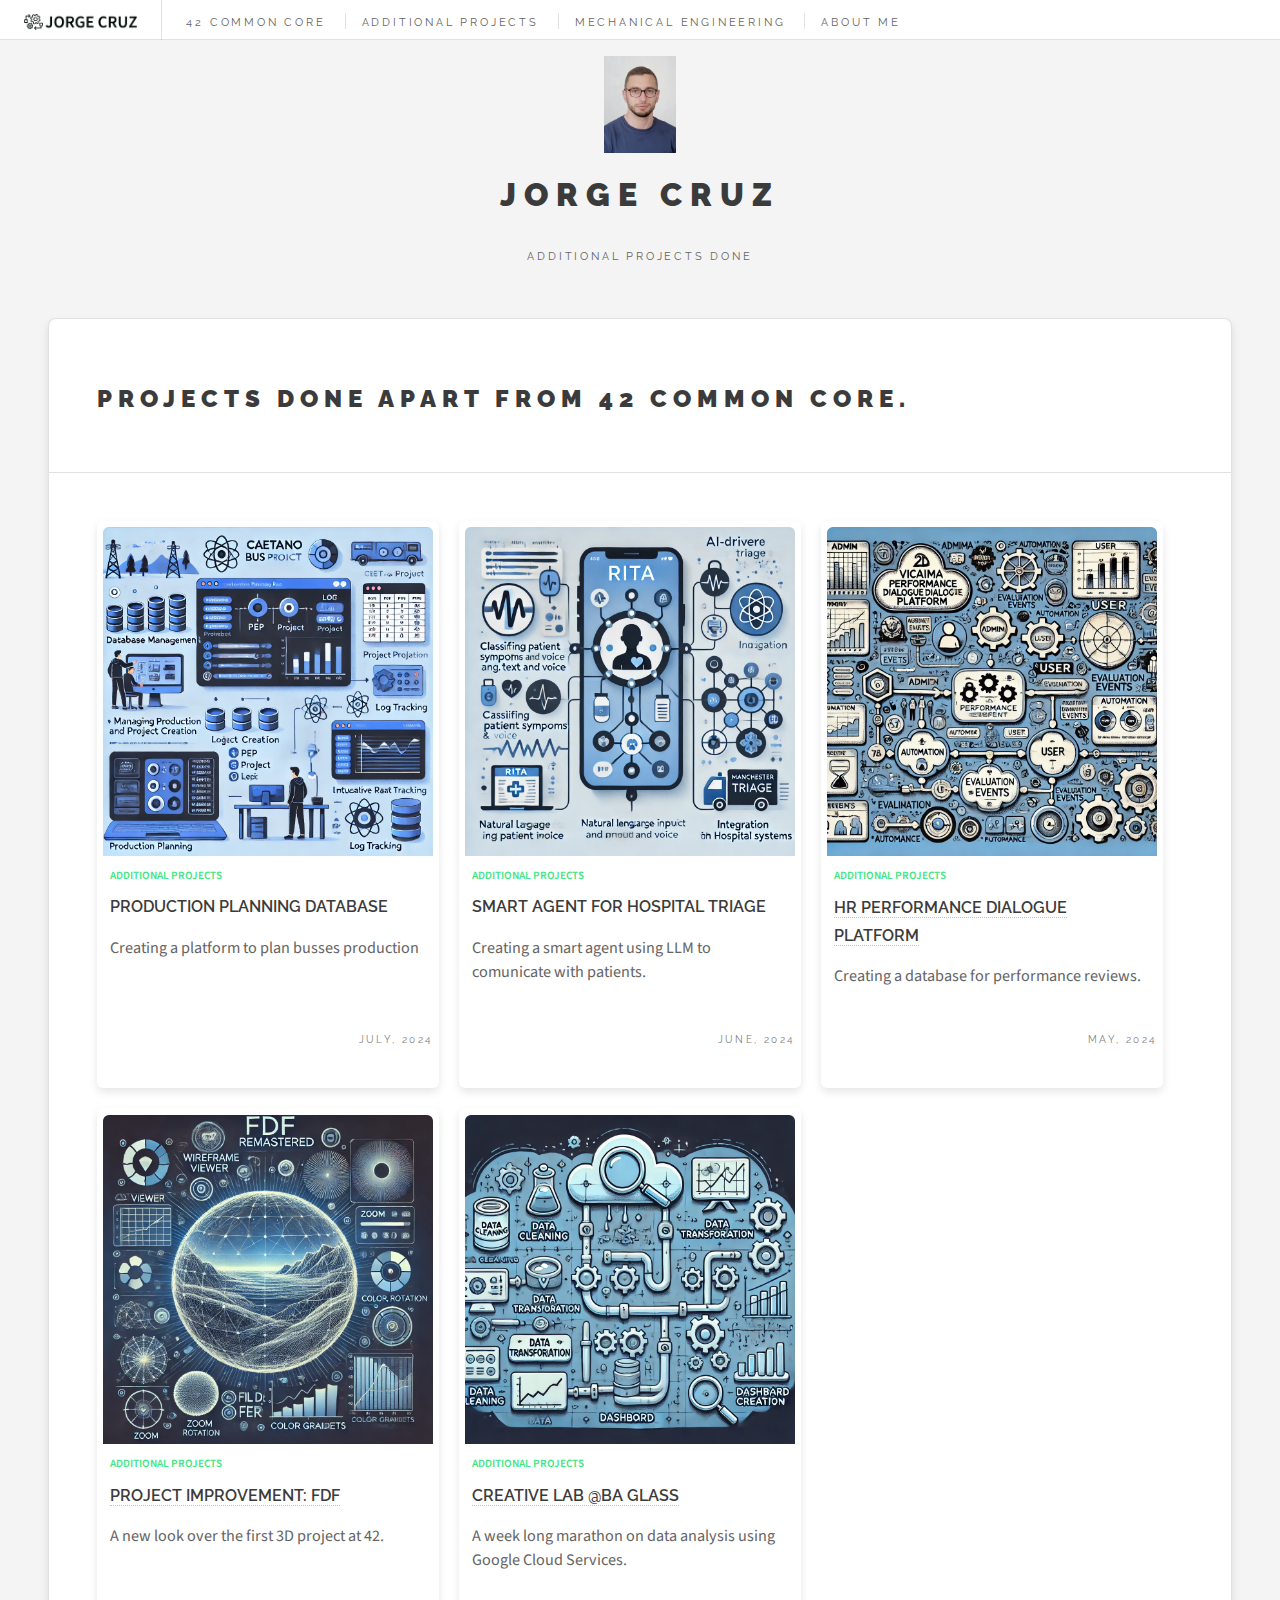
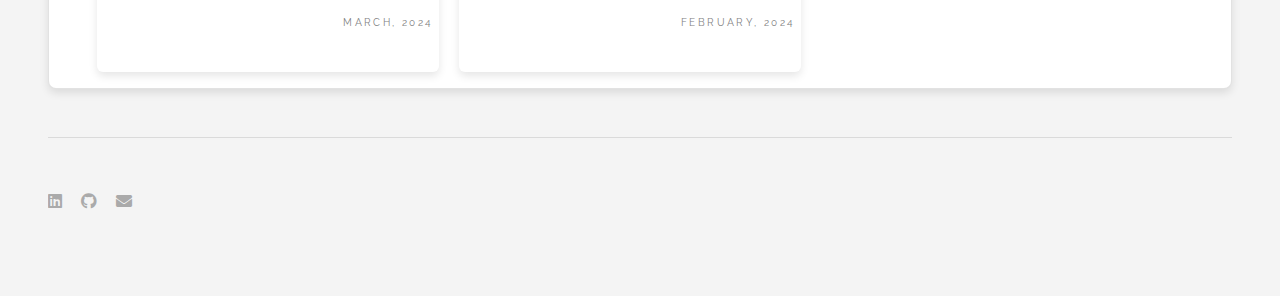
<file: middle-side.html>
<!DOCTYPE HTML>

<html>
	<head>
		<title>Jorge Cruz Portfolio</title>
		<meta charset="utf-8" />
		<meta name="viewport" content="width=device-width, initial-scale=1, user-scalable=no" />
		<link rel="stylesheet" href="assets/css/main.css" />
		<link rel="icon" href="images/logo-no-background.png" type="image/x-icon" />
	</head>
	<body class="is-preload">

		<!-- Wrapper -->
			<div id="wrapper">

				<!-- Header -->
					<header id="header">
						<h1><a href="index.html"><img class="company" src="images/jorge-cruz-high-resolution-logo-transparent.webp"/></a></h1>
						<script>
							function toggleMenu() {
								var menu = document.getElementById('mobile-menu');
								menu.style.display = (menu.style.display === 'none'|| menu.style.display === '') ? 'block' : 'none';
							}
						</script>
						<nav class="links">
							<ul>
								<li><a href="middle-42.html">42 Common Core</a></li>
								<li><a href="middle-side.html">Additional Projects</a></li>
								<li><a href="middle-mec.html">Mechanical Engineering</a></li>
								<li><a href="about.html">About Me</a></li>
							</ul>
						</nav>
						<button class="hamburger" onclick="toggleMenu()">
							<span class="hamburger-bar"></span>
							<span class="hamburger-bar"></span>
							<span class="hamburger-bar"></span>
						</button>
						
						<nav id="mobile-menu" class="mobile-menu">
							<p><a href="middle-42.html">42 Common Core</a></p>
							<p><a href="middle-side.html">Additional Projects</a></p>
							<p><a href="middle-mec.html">Mechanical Engineering</a></p>
							<p><a href="about.html">About Me</a></p>
						</nav>
					</header>

				<!-- Main -->
					<div id="main">

						<!-- Post -->
							<article class="post">
								<header>
									<div class="title">
										<h2>Projects done apart from 42 Common Core.</a></h2>
									</div>
								</header>
									<div class="side-to-side">
										<!-- Post -->
										<div class="card">
											<div class="card-image"><a href="https://github.com/mjorgecruz/caetano_hackathon"><img src="images/caet1.webp" alt="" /></a></div>
											<div class="category1"> Additional Projects </div>
											<div class="heading"><a href="https://github.com/mjorgecruz/caetano_hackathon"></a> </a>PRODUCTION PLANNING DATABASE</div>
											<div class="text">
												<p>Creating a platform to plan busses production </p>
											</div>
											<div class="author"> July, 2024</div>
										</div>
										<!-- Post -->
										<div class="card">
											<div class="card-image"><a href="https://github.com/mjorgecruz/google_hackathon"><img src="images/rita2.webp" alt="" /></a></div>
											<div class="category1"> Additional Projects </div>
											<div class="heading"><a href="https://github.com/mjorgecruz/google_hackathon"></a> </a>SMART AGENT FOR HOSPITAL TRIAGE</div>
											<div class="text">
												<p>Creating a smart agent using LLM to comunicate with patients. </p>
											</div>
											<div class="author"> June, 2024</div>
										</div>
										<!-- Post -->
										<div class="card">
											<div class="card-image"><a href="https://github.com/mjorgecruz/vicaima"><img src="images/vicaima2.webp	" alt="" /></a></div>
											<div class="category1"> Additional Projects </div>
											<div class="heading"><a href="https://github.com/mjorgecruz/vicaima">HR PERFORMANCE DIALOGUE PLATFORM</a></div>
											<div class="text">
												<p>Creating a database for performance reviews.</p>
											</div>
											<div class="author"> May, 2024</div>
										</div>
										<!-- Post -->
										<div class="card">
											<div class="card-image"><a href="https://github.com/mjorgecruz/42_FdF_updated"><img src="images/fdfrem1.webp" alt="" /></a></div>
											<div class="category1"> Additional Projects </div>
											<div class="heading"><a href="https://github.com/mjorgecruz/42_FdF_updated"> PROJECT IMPROVEMENT: FDF</a> </div>
											<div class="text">
												<p>A new look over the first 3D project at 42.</p>
											</div>
											<div class="author"> March, 2024</div>
										</div>
										<!-- Post -->
										<div class="card">
											<div class="card-image"><a href="https://github.com/mjorgecruz/BA-Glass_Hackathon"><img src="images/baglass2.webp" alt="" /></a></div>
											<div class="category1"> Additional Projects </div>
											<div class="heading"> <a href="https://github.com/mjorgecruz/BA-Glass_Hackathon">CREATIVE LAB @BA GLASS</a> </div>
											<div class="text">
												<p>A week long marathon on data analysis using Google Cloud Services.</p>
											</div>
											<div class="author"> February, 2024</div>
										</div>
									</div>
							</article>



					</div>

				<!-- Sidebar -->
					<section id="sidebar">

						<!-- Intro -->
							<section id="intro">
								<a href="#" class="logo"><img src="images/2023-05-025 passe.jpg" alt="" /></a>
								<header>
									<h2>Jorge Cruz</h2>
									<p>Additional Projects done</p>
								</header>
							</section>


						<!-- Footer -->
							<section id="footer">
								<ul class="icons">
									<li><a target="_blank" href="https://www.linkedin.com/in/mjorgecruz" class="icon brands fa-linkedin"><span class="label">LinkedIn</span></a></li>
									<li><a target="_blank" href="https://www.github.com/mjorgecruz/" class="icon brands fa-github"><span class="label">github</span></a></li>
									<li><a target="_blank" href="mailto:manueljorgecruz@hotmail.com" class="icon solid fa-envelope"><span class="label">Email</span></a></li>
								</ul>
							</section>
					</section>
			</div>

		<!-- Scripts -->
			<script src="assets/js/jquery.min.js"></script>
			<script src="assets/js/browser.min.js"></script>
			<script src="assets/js/breakpoints.min.js"></script>
			<script src="assets/js/util.js"></script>
			<script src="assets/js/main.js"></script>

	</body>
</html>
</file>
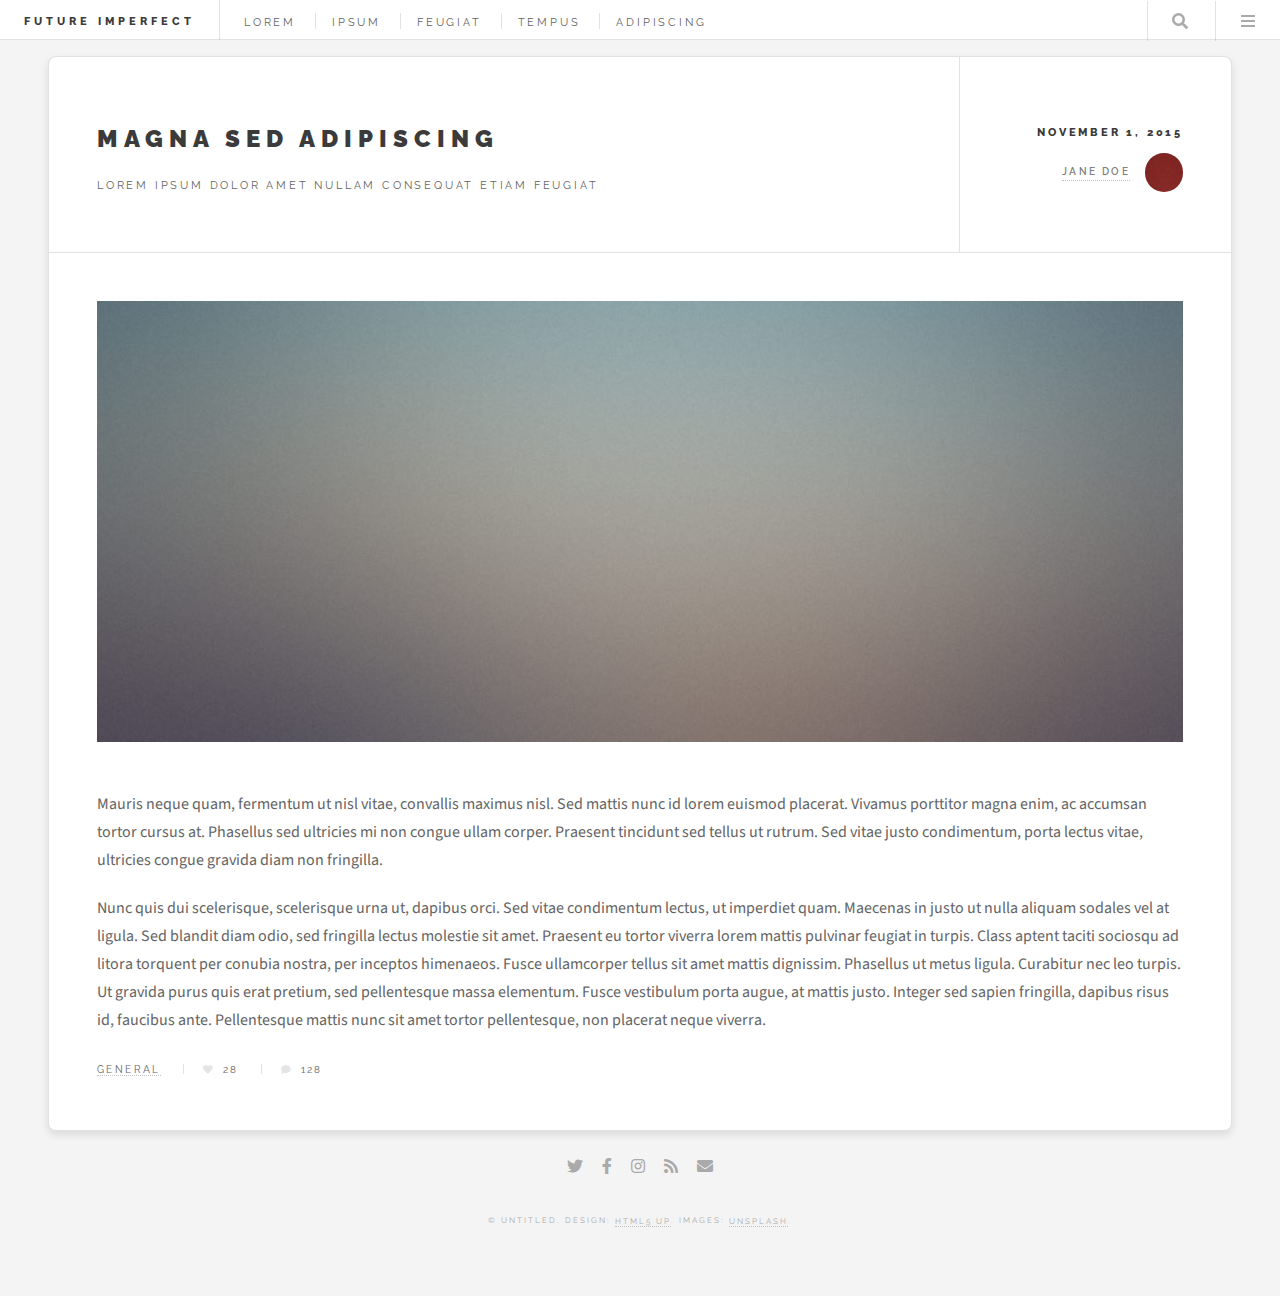
<file: single.html>
<!DOCTYPE HTML>
<!--
	Future Imperfect by HTML5 UP
	html5up.net | @ajlkn
	Free for personal and commercial use under the CCA 3.0 license (html5up.net/license)
-->
<html>
	<head>
		<title>Single - Future Imperfect by HTML5 UP</title>
		<meta charset="utf-8" />
		<meta name="viewport" content="width=device-width, initial-scale=1, user-scalable=no" />
		<link rel="stylesheet" href="assets/css/main.css" />
	</head>
	<body class="single is-preload">

		<!-- Wrapper -->
			<div id="wrapper">

				<!-- Header -->
					<header id="header">
						<h1><a href="index.html">Future Imperfect</a></h1>
						<nav class="links">
							<ul>
								<li><a href="#">Lorem</a></li>
								<li><a href="#">Ipsum</a></li>
								<li><a href="#">Feugiat</a></li>
								<li><a href="#">Tempus</a></li>
								<li><a href="#">Adipiscing</a></li>
							</ul>
						</nav>
						<nav class="main">
							<ul>
								<li class="search">
									<a class="fa-search" href="#search">Search</a>
									<form id="search" method="get" action="#">
										<input type="text" name="query" placeholder="Search" />
									</form>
								</li>
								<li class="menu">
									<a class="fa-bars" href="#menu">Menu</a>
								</li>
							</ul>
						</nav>
					</header>

				<!-- Menu -->
					<section id="menu">

						<!-- Search -->
							<section>
								<form class="search" method="get" action="#">
									<input type="text" name="query" placeholder="Search" />
								</form>
							</section>

						<!-- Links -->
							<section>
								<ul class="links">
									<li>
										<a href="#">
											<h3>Lorem ipsum</h3>
											<p>Feugiat tempus veroeros dolor</p>
										</a>
									</li>
									<li>
										<a href="#">
											<h3>Dolor sit amet</h3>
											<p>Sed vitae justo condimentum</p>
										</a>
									</li>
									<li>
										<a href="#">
											<h3>Feugiat veroeros</h3>
											<p>Phasellus sed ultricies mi congue</p>
										</a>
									</li>
									<li>
										<a href="#">
											<h3>Etiam sed consequat</h3>
											<p>Porta lectus amet ultricies</p>
										</a>
									</li>
								</ul>
							</section>

						<!-- Actions -->
							<section>
								<ul class="actions stacked">
									<li><a href="#" class="button large fit">Log In</a></li>
								</ul>
							</section>

					</section>

				<!-- Main -->
					<div id="main">

						<!-- Post -->
							<article class="post">
								<header>
									<div class="title">
										<h2><a href="#">Magna sed adipiscing</a></h2>
										<p>Lorem ipsum dolor amet nullam consequat etiam feugiat</p>
									</div>
									<div class="meta">
										<time class="published" datetime="2015-11-01">November 1, 2015</time>
										<a href="#" class="author"><span class="name">Jane Doe</span><img src="images/avatar.jpg" alt="" /></a>
									</div>
								</header>
								<span class="image featured"><img src="images/pic01.jpg" alt="" /></span>
								<p>Mauris neque quam, fermentum ut nisl vitae, convallis maximus nisl. Sed mattis nunc id lorem euismod placerat. Vivamus porttitor magna enim, ac accumsan tortor cursus at. Phasellus sed ultricies mi non congue ullam corper. Praesent tincidunt sed tellus ut rutrum. Sed vitae justo condimentum, porta lectus vitae, ultricies congue gravida diam non fringilla.</p>
								<p>Nunc quis dui scelerisque, scelerisque urna ut, dapibus orci. Sed vitae condimentum lectus, ut imperdiet quam. Maecenas in justo ut nulla aliquam sodales vel at ligula. Sed blandit diam odio, sed fringilla lectus molestie sit amet. Praesent eu tortor viverra lorem mattis pulvinar feugiat in turpis. Class aptent taciti sociosqu ad litora torquent per conubia nostra, per inceptos himenaeos. Fusce ullamcorper tellus sit amet mattis dignissim. Phasellus ut metus ligula. Curabitur nec leo turpis. Ut gravida purus quis erat pretium, sed pellentesque massa elementum. Fusce vestibulum porta augue, at mattis justo. Integer sed sapien fringilla, dapibus risus id, faucibus ante. Pellentesque mattis nunc sit amet tortor pellentesque, non placerat neque viverra. </p>
								<footer>
									<ul class="stats">
										<li><a href="#">General</a></li>
										<li><a href="#" class="icon solid fa-heart">28</a></li>
										<li><a href="#" class="icon solid fa-comment">128</a></li>
									</ul>
								</footer>
							</article>

					</div>

				<!-- Footer -->
					<section id="footer">
						<ul class="icons">
							<li><a href="#" class="icon brands fa-twitter"><span class="label">Twitter</span></a></li>
							<li><a href="#" class="icon brands fa-facebook-f"><span class="label">Facebook</span></a></li>
							<li><a href="#" class="icon brands fa-instagram"><span class="label">Instagram</span></a></li>
							<li><a href="#" class="icon solid fa-rss"><span class="label">RSS</span></a></li>
							<li><a href="#" class="icon solid fa-envelope"><span class="label">Email</span></a></li>
						</ul>
						<p class="copyright">&copy; Untitled. Design: <a href="http://html5up.net">HTML5 UP</a>. Images: <a href="http://unsplash.com">Unsplash</a>.</p>
					</section>

			</div>

		<!-- Scripts -->
			<script src="assets/js/jquery.min.js"></script>
			<script src="assets/js/browser.min.js"></script>
			<script src="assets/js/breakpoints.min.js"></script>
			<script src="assets/js/util.js"></script>
			<script src="assets/js/main.js"></script>

	</body>
</html>
</file>
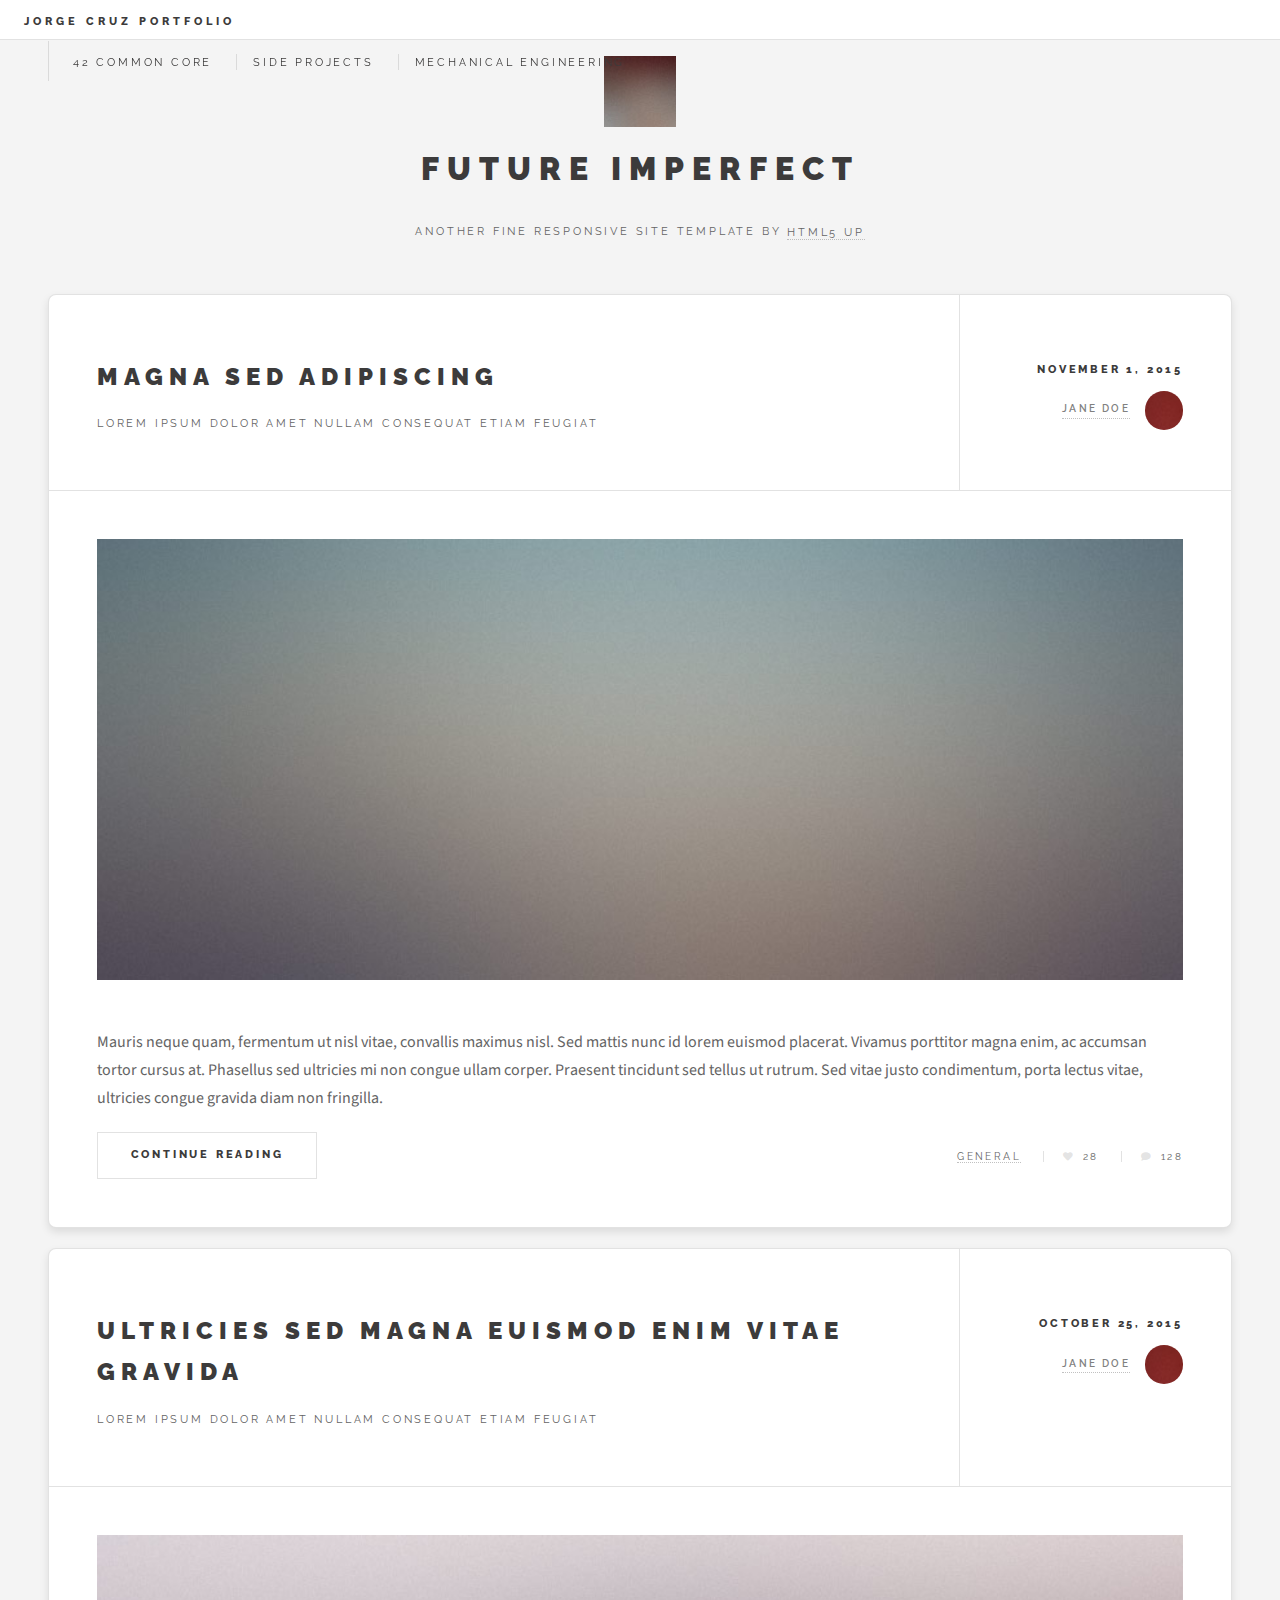
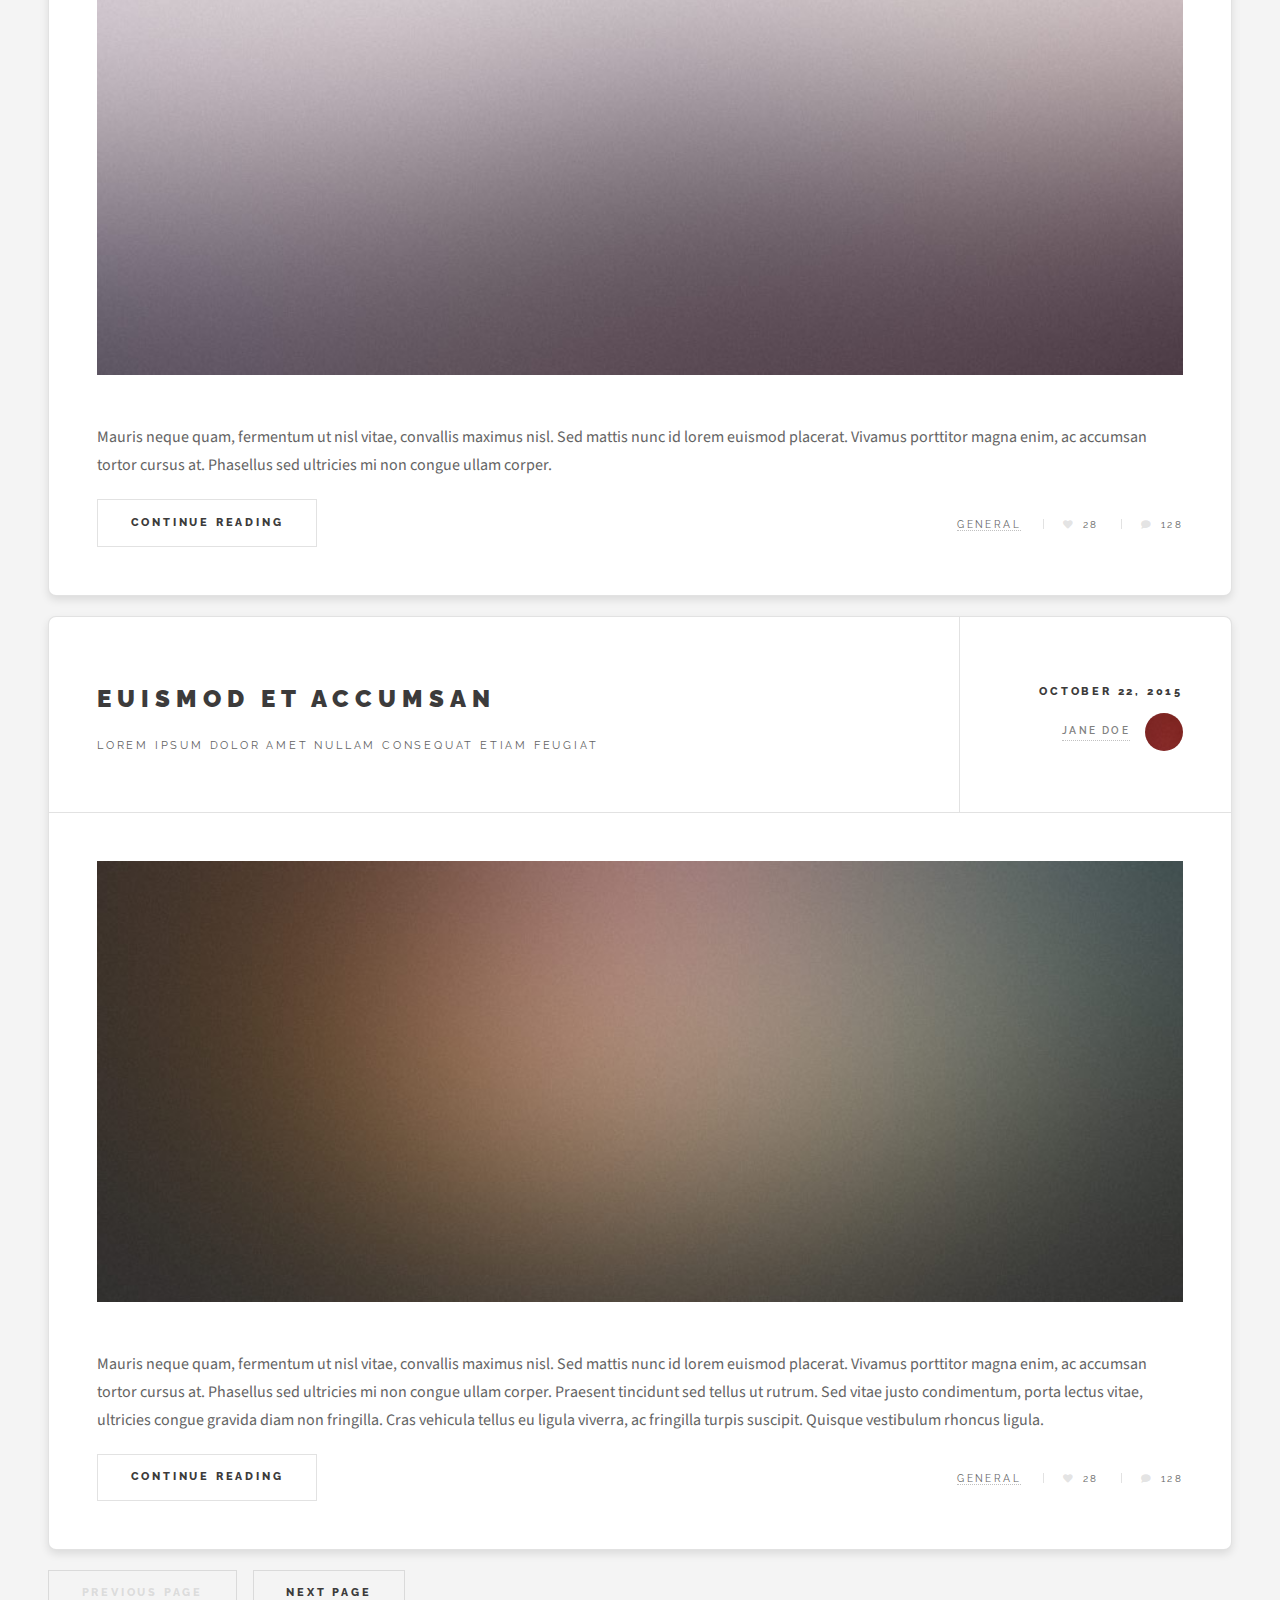
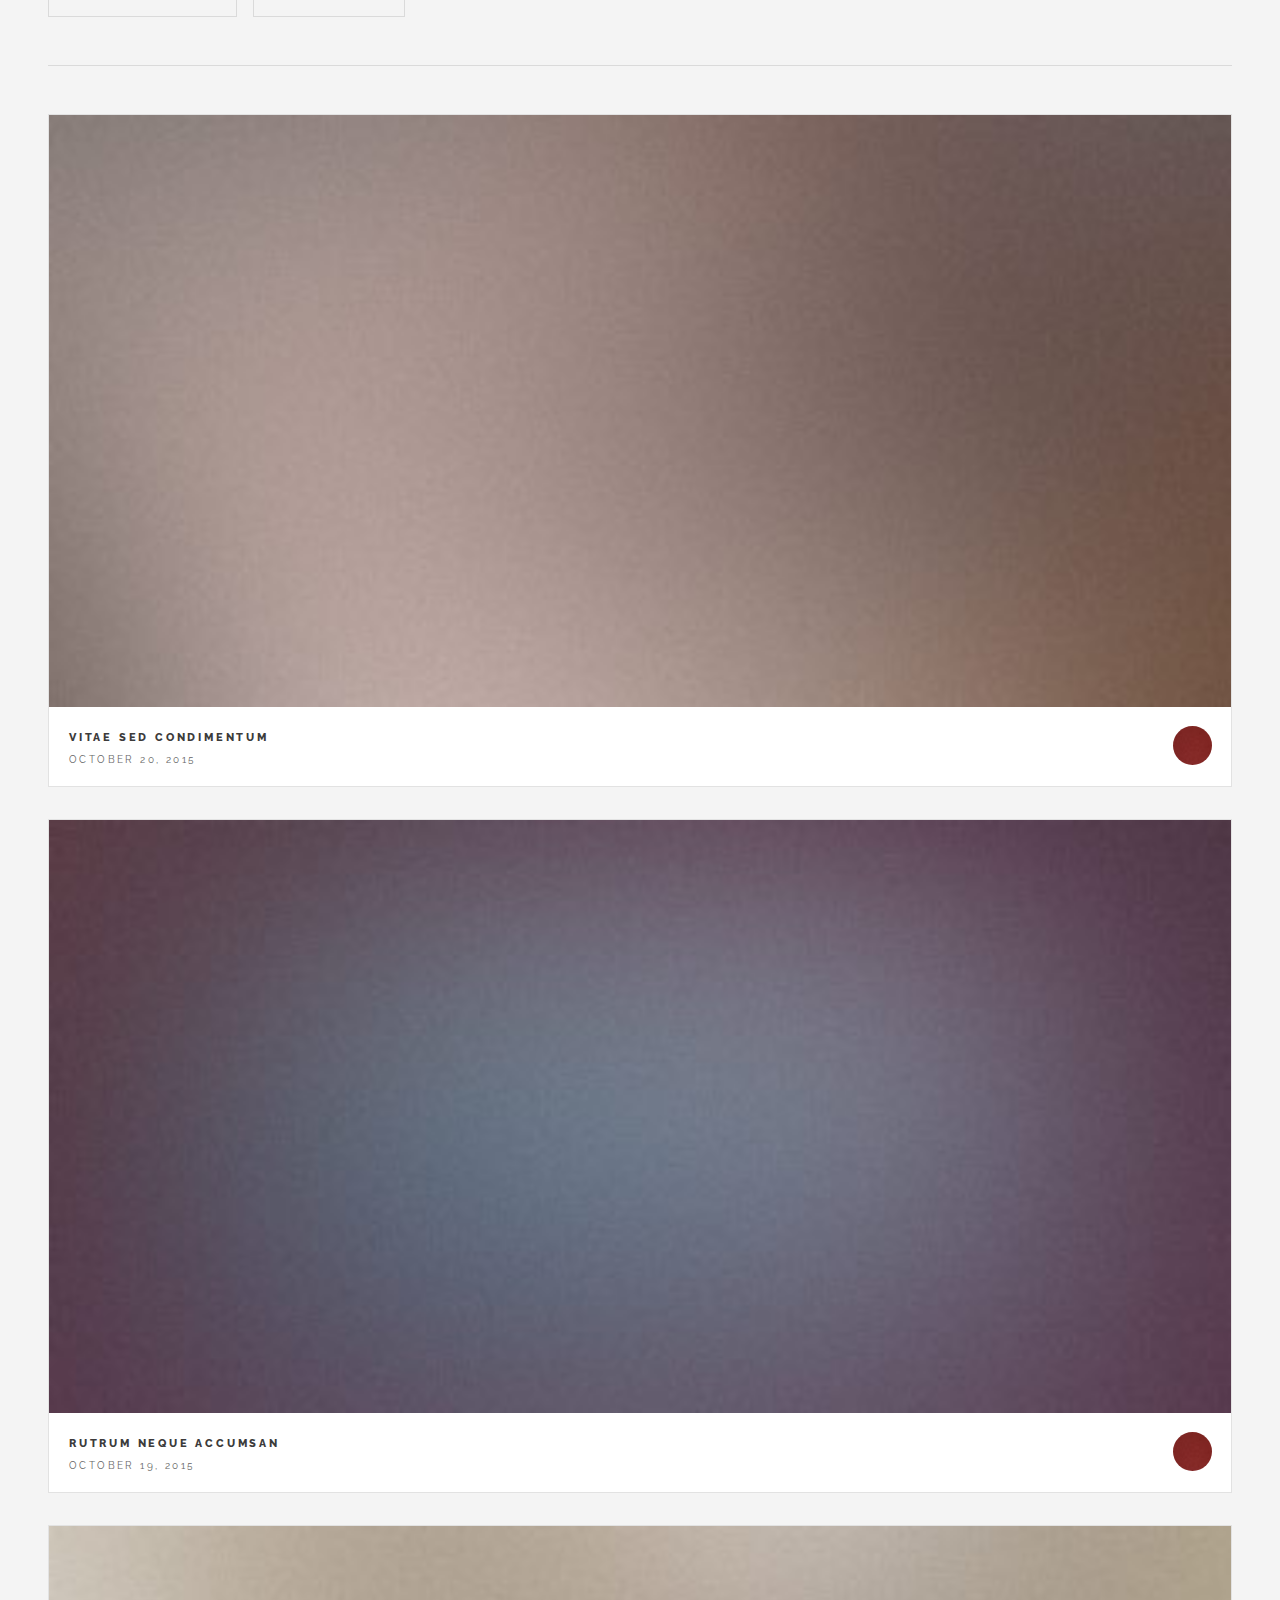
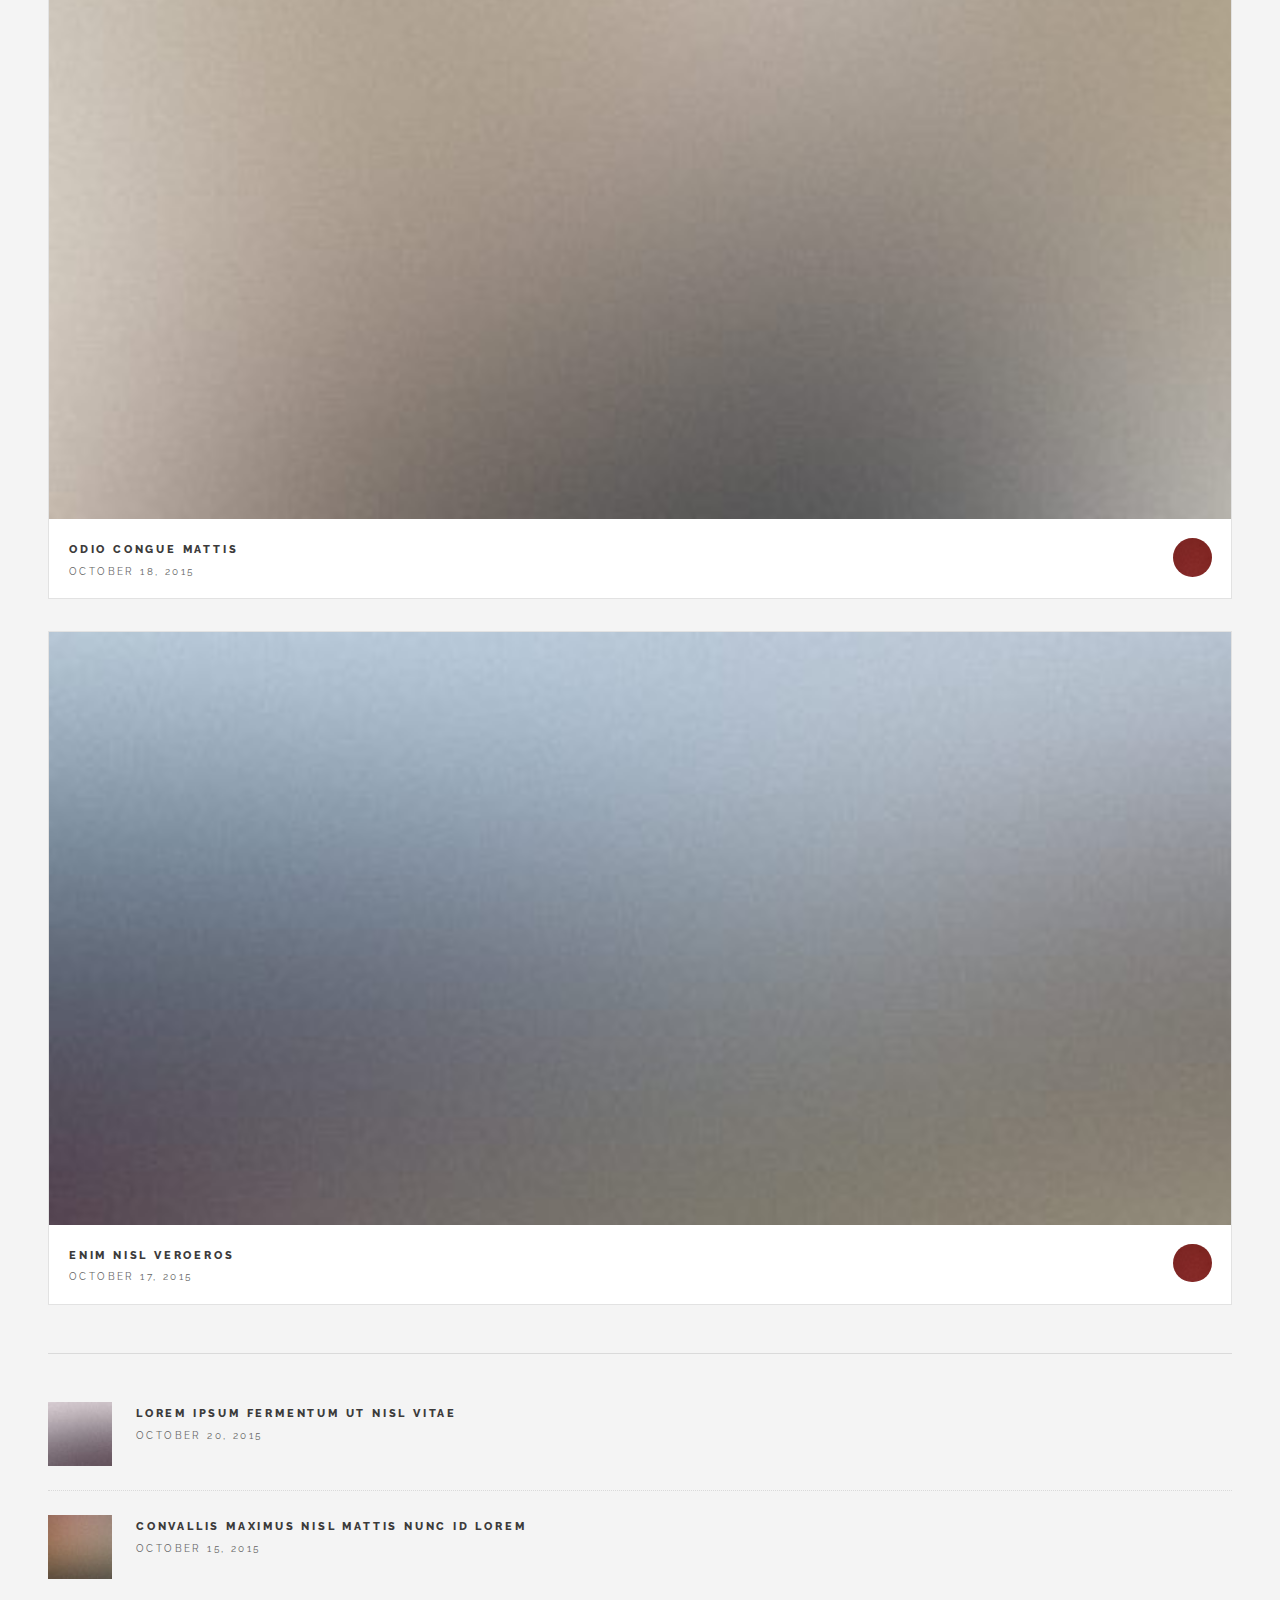
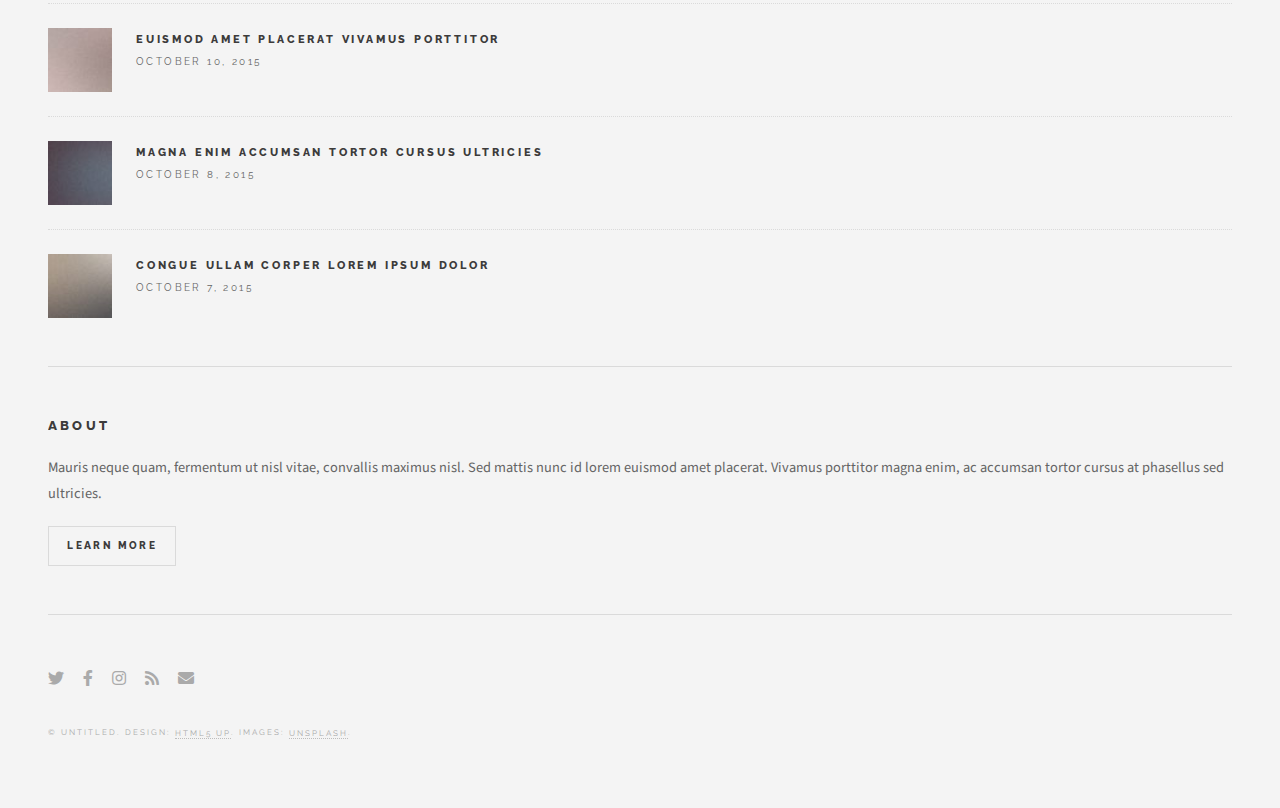
<file: unchanged.html>
<!DOCTYPE HTML>
<!--
	Future Imperfect by HTML5 UP
	html5up.net | @ajlkn
	Free for personal and commercial use under the CCA 3.0 license (html5up.net/license)
-->
<html>
	<head>
		<title>Jorge Cruz Portfolio</title>
		<meta charset="utf-8" />
		<meta name="viewport" content="width=device-width, initial-scale=1, user-scalable=no" />
		<link rel="stylesheet" href="assets/css/main.css" />
	</head>
	<body class="is-preload">

		<!-- Wrapper -->
			<div id="wrapper">

				<!-- Header -->
					<header id="header">
						<h1><a href="index.html">Jorge Cruz Portfolio</a></h	1>
						<nav class="links">
							<ul>
								<li><a href="#">42 Common Core</a></li>
								<li><a href="#">Side Projects</a></li>
								<li><a href="#">Mechanical Engineering</a></li>
							</ul>
						</nav>
						<!-- <nav class="main">
							<ul>
								<li class="search">
									<a class="fa-search" href="#search">Search</a>
									<form id="search" method="get" action="#">
										<input type="text" name="query" placeholder="Search" />
									</form>
								</li>
								<li class="menu">
									<a class="fa-bars" href="#menu">Menu</a>
								</li>
							</ul>
						</nav> -->
					</header>

				<!-- Menu -->
					<section id="menu">

						<!-- Search -->
							<section>
								<form class="search" method="get" action="#">
									<input type="text" name="query" placeholder="Search" />
								</form>
							</section>

						<!-- Links -->
							<section>
								<ul class="links">
									<li>
										<a href="#">
											<h3>AAAAAAAAAAA</h3>
											<p>Feugiat tempus veroeros dolor</p>
										</a>
									</li>
									<li>
										<a href="#">
											<h3>Dolor sit amet</h3>
											<p>Sed vitae justo condimentum</p>
										</a>
									</li>
									<li>
										<a href="#">
											<h3>Feugiat veroeros</h3>
											<p>Phasellus sed ultricies mi congue</p>
										</a>
									</li>
									<li>
										<a href="#">
											<h3>Etiam sed consequat</h3>
											<p>Porta lectus amet ultricies</p>
										</a>
									</li>
								</ul>
							</section>

						<!-- Actions -->
							<section>
								<ul class="actions stacked">
									<li><a href="#" class="button large fit">Log In</a></li>
								</ul>
							</section>

					</section>

				<!-- Main -->
					<div id="main">

						<!-- Post -->
							<article class="post">
								<header>
									<div class="title">
										<h2><a href="single.html">Magna sed adipiscing</a></h2>
										<p>Lorem ipsum dolor amet nullam consequat etiam feugiat</p>
									</div>
									<div class="meta">
										<time class="published" datetime="2015-11-01">November 1, 2015</time>
										<a href="#" class="author"><span class="name">Jane Doe</span><img src="images/avatar.jpg" alt="" /></a>
									</div>
								</header>
								<a href="single.html" class="image featured"><img src="images/pic01.jpg" alt="" /></a>
								<p>Mauris neque quam, fermentum ut nisl vitae, convallis maximus nisl. Sed mattis nunc id lorem euismod placerat. Vivamus porttitor magna enim, ac accumsan tortor cursus at. Phasellus sed ultricies mi non congue ullam corper. Praesent tincidunt sed tellus ut rutrum. Sed vitae justo condimentum, porta lectus vitae, ultricies congue gravida diam non fringilla.</p>
								<footer>
									<ul class="actions">
										<li><a href="single.html" class="button large">Continue Reading</a></li>
									</ul>
									<ul class="stats">
										<li><a href="#">General</a></li>
										<li><a href="#" class="icon solid fa-heart">28</a></li>
										<li><a href="#" class="icon solid fa-comment">128</a></li>
									</ul>
								</footer>
							</article>

						<!-- Post -->
							<article class="post">
								<header>
									<div class="title">
										<h2><a href="single.html">Ultricies sed magna euismod enim vitae gravida</a></h2>
										<p>Lorem ipsum dolor amet nullam consequat etiam feugiat</p>
									</div>
									<div class="meta">
										<time class="published" datetime="2015-10-25">October 25, 2015</time>
										<a href="#" class="author"><span class="name">Jane Doe</span><img src="images/avatar.jpg" alt="" /></a>
									</div>
								</header>
								<a href="single.html" class="image featured"><img src="images/pic02.jpg" alt="" /></a>
								<p>Mauris neque quam, fermentum ut nisl vitae, convallis maximus nisl. Sed mattis nunc id lorem euismod placerat. Vivamus porttitor magna enim, ac accumsan tortor cursus at. Phasellus sed ultricies mi non congue ullam corper.</p>
								<footer>
									<ul class="actions">
										<li><a href="single.html" class="button large">Continue Reading</a></li>
									</ul>
									<ul class="stats">
										<li><a href="#">General</a></li>
										<li><a href="#" class="icon solid fa-heart">28</a></li>
										<li><a href="#" class="icon solid fa-comment">128</a></li>
									</ul>
								</footer>
							</article>

						<!-- Post -->
							<article class="post">
								<header>
									<div class="title">
										<h2><a href="single.html">Euismod et accumsan</a></h2>
										<p>Lorem ipsum dolor amet nullam consequat etiam feugiat</p>
									</div>
									<div class="meta">
										<time class="published" datetime="2015-10-22">October 22, 2015</time>
										<a href="#" class="author"><span class="name">Jane Doe</span><img src="images/avatar.jpg" alt="" /></a>
									</div>
								</header>
								<a href="single.html" class="image featured"><img src="images/pic03.jpg" alt="" /></a>
								<p>Mauris neque quam, fermentum ut nisl vitae, convallis maximus nisl. Sed mattis nunc id lorem euismod placerat. Vivamus porttitor magna enim, ac accumsan tortor cursus at. Phasellus sed ultricies mi non congue ullam corper. Praesent tincidunt sed tellus ut rutrum. Sed vitae justo condimentum, porta lectus vitae, ultricies congue gravida diam non fringilla. Cras vehicula tellus eu ligula viverra, ac fringilla turpis suscipit. Quisque vestibulum rhoncus ligula.</p>
								<footer>
									<ul class="actions">
										<li><a href="single.html" class="button large">Continue Reading</a></li>
									</ul>
									<ul class="stats">
										<li><a href="#">General</a></li>
										<li><a href="#" class="icon solid fa-heart">28</a></li>
										<li><a href="#" class="icon solid fa-comment">128</a></li>
									</ul>
								</footer>
							</article>

						<!-- Post -->
						<!--
							<article class="post">
								<header>
									<div class="title">
										<h2><a href="#">Elements</a></h2>
										<p>Lorem ipsum dolor amet nullam consequat etiam feugiat</p>
									</div>
									<div class="meta">
										<time class="published" datetime="2015-10-18">October 18, 2015</time>
										<a href="#" class="author"><span class="name">Jane Doe</span><img src="images/avatar.jpg" alt="" /></a>
									</div>
								</header>

								<section>
									<h3>Text</h3>
									<p>This is <b>bold</b> and this is <strong>strong</strong>. This is <i>italic</i> and this is <em>emphasized</em>.
									This is <sup>superscript</sup> text and this is <sub>subscript</sub> text.
									This is <u>underlined</u> and this is code: <code>for (;;) { ... }</code>. Finally, <a href="#">this is a link</a>.</p>
									<hr />
									<p>Nunc lacinia ante nunc ac lobortis. Interdum adipiscing gravida odio porttitor sem non mi integer non faucibus ornare mi ut ante amet placerat aliquet. Volutpat eu sed ante lacinia sapien lorem accumsan varius montes viverra nibh in adipiscing blandit tempus accumsan.</p>
									<hr />
									<h2>Heading Level 2</h2>
									<h3>Heading Level 3</h3>
									<h4>Heading Level 4</h4>
									<hr />
									<h4>Blockquote</h4>
									<blockquote>Fringilla nisl. Donec accumsan interdum nisi, quis tincidunt felis sagittis eget tempus euismod. Vestibulum ante ipsum primis in faucibus vestibulum. Blandit adipiscing eu felis iaculis volutpat ac adipiscing accumsan faucibus. Vestibulum ante ipsum primis in faucibus lorem ipsum dolor sit amet nullam adipiscing eu felis.</blockquote>
									<h4>Preformatted</h4>
									<pre><code>i = 0;

while (!deck.isInOrder()) {
  print 'Iteration ' + i;
  deck.shuffle();
  i++;
}

print 'It took ' + i + ' iterations to sort the deck.';</code></pre>
								</section>

								<section>
									<h3>Lists</h3>
									<div class="row">
										<div class="col-6 col-12-medium">
											<h4>Unordered</h4>
											<ul>
												<li>Dolor pulvinar etiam.</li>
												<li>Sagittis adipiscing.</li>
												<li>Felis enim feugiat.</li>
											</ul>
											<h4>Alternate</h4>
											<ul class="alt">
												<li>Dolor pulvinar etiam.</li>
												<li>Sagittis adipiscing.</li>
												<li>Felis enim feugiat.</li>
											</ul>
										</div>
										<div class="col-6 col-12-medium">
											<h4>Ordered</h4>
											<ol>
												<li>Dolor pulvinar etiam.</li>
												<li>Etiam vel felis viverra.</li>
												<li>Felis enim feugiat.</li>
												<li>Dolor pulvinar etiam.</li>
												<li>Etiam vel felis lorem.</li>
												<li>Felis enim et feugiat.</li>
											</ol>
											<h4>Icons</h4>
											<ul class="icons">
												<li><a href="#" class="icon brands fa-twitter"><span class="label">Twitter</span></a></li>
												<li><a href="#" class="icon brands fa-facebook-f"><span class="label">Facebook</span></a></li>
												<li><a href="#" class="icon brands fa-instagram"><span class="label">Instagram</span></a></li>
												<li><a href="#" class="icon brands fa-github"><span class="label">Github</span></a></li>
											</ul>
										</div>
									</div>
									<h3>Actions</h3>
									<div class="row">
										<div class="col-6 col-12-medium">
											<ul class="actions">
												<li><a href="#" class="button">Default</a></li>
												<li><a href="#" class="button">Default</a></li>
												<li><a href="#" class="button">Default</a></li>
											</ul>
											<ul class="actions small">
												<li><a href="#" class="button small">Small</a></li>
												<li><a href="#" class="button small">Small</a></li>
												<li><a href="#" class="button small">Small</a></li>
											</ul>
											<ul class="actions stacked">
												<li><a href="#" class="button">Default</a></li>
												<li><a href="#" class="button">Default</a></li>
												<li><a href="#" class="button">Default</a></li>
											</ul>
											<ul class="actions stacked">
												<li><a href="#" class="button small">Small</a></li>
												<li><a href="#" class="button small">Small</a></li>
												<li><a href="#" class="button small">Small</a></li>
											</ul>
										</div>
										<div class="col-6 col-12-medium">
											<ul class="actions stacked">
												<li><a href="#" class="button fit">Default</a></li>
												<li><a href="#" class="button fit">Default</a></li>
											</ul>
											<ul class="actions stacked">
												<li><a href="#" class="button small fit">Small</a></li>
												<li><a href="#" class="button small fit">Small</a></li>
											</ul>
										</div>
									</div>
								</section>

								<section>
									<h3>Table</h3>
									<h4>Default</h4>
									<div class="table-wrapper">
										<table>
											<thead>
												<tr>
													<th>Name</th>
													<th>Description</th>
													<th>Price</th>
												</tr>
											</thead>
											<tbody>
												<tr>
													<td>Item One</td>
													<td>Ante turpis integer aliquet porttitor.</td>
													<td>29.99</td>
												</tr>
												<tr>
													<td>Item Two</td>
													<td>Vis ac commodo adipiscing arcu aliquet.</td>
													<td>19.99</td>
												</tr>
												<tr>
													<td>Item Three</td>
													<td> Morbi faucibus arcu accumsan lorem.</td>
													<td>29.99</td>
												</tr>
												<tr>
													<td>Item Four</td>
													<td>Vitae integer tempus condimentum.</td>
													<td>19.99</td>
												</tr>
												<tr>
													<td>Item Five</td>
													<td>Ante turpis integer aliquet porttitor.</td>
													<td>29.99</td>
												</tr>
											</tbody>
											<tfoot>
												<tr>
													<td colspan="2"></td>
													<td>100.00</td>
												</tr>
											</tfoot>
										</table>
									</div>

									<h4>Alternate</h4>
									<div class="table-wrapper">
										<table class="alt">
											<thead>
												<tr>
													<th>Name</th>
													<th>Description</th>
													<th>Price</th>
												</tr>
											</thead>
											<tbody>
												<tr>
													<td>Item One</td>
													<td>Ante turpis integer aliquet porttitor.</td>
													<td>29.99</td>
												</tr>
												<tr>
													<td>Item Two</td>
													<td>Vis ac commodo adipiscing arcu aliquet.</td>
													<td>19.99</td>
												</tr>
												<tr>
													<td>Item Three</td>
													<td> Morbi faucibus arcu accumsan lorem.</td>
													<td>29.99</td>
												</tr>
												<tr>
													<td>Item Four</td>
													<td>Vitae integer tempus condimentum.</td>
													<td>19.99</td>
												</tr>
												<tr>
													<td>Item Five</td>
													<td>Ante turpis integer aliquet porttitor.</td>
													<td>29.99</td>
												</tr>
											</tbody>
											<tfoot>
												<tr>
													<td colspan="2"></td>
													<td>100.00</td>
												</tr>
											</tfoot>
										</table>
									</div>
								</section>

								<section>
									<h3>Buttons</h3>
									<ul class="actions">
										<li><a href="#" class="button large">Large</a></li>
										<li><a href="#" class="button">Default</a></li>
										<li><a href="#" class="button small">Small</a></li>
									</ul>
									<ul class="actions fit">
										<li><a href="#" class="button fit">Fit</a></li>
										<li><a href="#" class="button fit">Fit</a></li>
										<li><a href="#" class="button fit">Fit</a></li>
									</ul>
									<ul class="actions fit small">
										<li><a href="#" class="button fit small">Fit + Small</a></li>
										<li><a href="#" class="button fit small">Fit + Small</a></li>
										<li><a href="#" class="button fit small">Fit + Small</a></li>
									</ul>
									<ul class="actions">
										<li><a href="#" class="button icon solid fa-download">Icon</a></li>
										<li><a href="#" class="button icon solid fa-upload">Icon</a></li>
										<li><a href="#" class="button icon solid fa-save">Icon</a></li>
									</ul>
									<ul class="actions">
										<li><span class="button disabled">Disabled</span></li>
										<li><span class="button disabled icon solid fa-download">Disabled</span></li>
									</ul>
								</section>

								<section>
									<h3>Form</h3>
									<form method="post" action="#">
										<div class="row gtr-uniform">
											<div class="col-6 col-12-xsmall">
												<input type="text" name="demo-name" id="demo-name" value="" placeholder="Name" />
											</div>
											<div class="col-6 col-12-xsmall">
												<input type="email" name="demo-email" id="demo-email" value="" placeholder="Email" />
											</div>
											<div class="col-12">
												<select name="demo-category" id="demo-category">
													<option value="">- Category -</option>
													<option value="1">Manufacturing</option>
													<option value="1">Shipping</option>
													<option value="1">Administration</option>
													<option value="1">Human Resources</option>
												</select>
											</div>
											<div class="col-4 col-12-small">
												<input type="radio" id="demo-priority-low" name="demo-priority" checked>
												<label for="demo-priority-low">Low</label>
											</div>
											<div class="col-4 col-12-small">
												<input type="radio" id="demo-priority-normal" name="demo-priority">
												<label for="demo-priority-normal">Normal</label>
											</div>
											<div class="col-4 col-12-small">
												<input type="radio" id="demo-priority-high" name="demo-priority">
												<label for="demo-priority-high">High</label>
											</div>
											<div class="col-6 col-12-small">
												<input type="checkbox" id="demo-copy" name="demo-copy">
												<label for="demo-copy">Email me a copy</label>
											</div>
											<div class="col-6 col-12-small">
												<input type="checkbox" id="demo-human" name="demo-human" checked>
												<label for="demo-human">Not a robot</label>
											</div>
											<div class="col-12">
												<textarea name="demo-message" id="demo-message" placeholder="Enter your message" rows="6"></textarea>
											</div>
											<div class="col-12">
												<ul class="actions">
													<li><input type="submit" value="Send Message" /></li>
													<li><input type="reset" value="Reset" /></li>
												</ul>
											</div>
										</div>
									</form>
								</section>

								<section>
									<h3>Image</h3>
									<h4>Fit</h4>
									<div class="box alt">
										<div class="row gtr-uniform">
											<div class="col-12"><span class="image fit"><img src="images/pic02.jpg" alt="" /></span></div>
											<div class="col-4"><span class="image fit"><img src="images/pic04.jpg" alt="" /></span></div>
											<div class="col-4"><span class="image fit"><img src="images/pic05.jpg" alt="" /></span></div>
											<div class="col-4"><span class="image fit"><img src="images/pic06.jpg" alt="" /></span></div>
											<div class="col-4"><span class="image fit"><img src="images/pic06.jpg" alt="" /></span></div>
											<div class="col-4"><span class="image fit"><img src="images/pic04.jpg" alt="" /></span></div>
											<div class="col-4"><span class="image fit"><img src="images/pic05.jpg" alt="" /></span></div>
											<div class="col-4"><span class="image fit"><img src="images/pic05.jpg" alt="" /></span></div>
											<div class="col-4"><span class="image fit"><img src="images/pic06.jpg" alt="" /></span></div>
											<div class="col-4"><span class="image fit"><img src="images/pic04.jpg" alt="" /></span></div>
										</div>
									</div>
									<h4>Left &amp; Right</h4>
									<p><span class="image left"><img src="images/pic07.jpg" alt="" /></span>Fringilla nisl. Donec accumsan interdum nisi, quis tincidunt felis sagittis eget. tempus euismod. Vestibulum ante ipsum primis in faucibus vestibulum. Blandit adipiscing eu felis iaculis volutpat ac adipiscing accumsan eu faucibus. Integer ac pellentesque praesent tincidunt felis sagittis eget. tempus euismod. Vestibulum ante ipsum primis in faucibus vestibulum. Blandit adipiscing eu felis iaculis volutpat ac adipiscing accumsan eu faucibus. Integer ac pellentesque praesent. Donec accumsan interdum nisi, quis tincidunt felis sagittis eget. tempus euismod. Vestibulum ante ipsum primis in faucibus vestibulum. Blandit adipiscing eu felis iaculis volutpat ac adipiscing accumsan eu faucibus. Integer ac pellentesque praesent tincidunt felis sagittis eget. tempus euismod. Vestibulum ante ipsum primis in faucibus vestibulum. Blandit adipiscing eu felis iaculis volutpat ac adipiscing accumsan eu faucibus. Integer ac pellentesque praesent. Blandit adipiscing eu felis iaculis volutpat ac adipiscing accumsan eu faucibus. Integer ac pellentesque praesent tincidunt felis sagittis eget. tempus euismod. Vestibulum ante ipsum primis in faucibus vestibulum. Blandit adipiscing eu felis iaculis volutpat ac adipiscing accumsan eu faucibus. Integer ac pellentesque praesent.</p>
									<p><span class="image right"><img src="images/pic04.jpg" alt="" /></span>Fringilla nisl. Donec accumsan interdum nisi, quis tincidunt felis sagittis eget. tempus euismod. Vestibulum ante ipsum primis in faucibus vestibulum. Blandit adipiscing eu felis iaculis volutpat ac adipiscing accumsan eu faucibus. Integer ac pellentesque praesent tincidunt felis sagittis eget. tempus euismod. Vestibulum ante ipsum primis in faucibus vestibulum. Blandit adipiscing eu felis iaculis volutpat ac adipiscing accumsan eu faucibus. Integer ac pellentesque praesent. Donec accumsan interdum nisi, quis tincidunt felis sagittis eget. tempus euismod. Vestibulum ante ipsum primis in faucibus vestibulum. Blandit adipiscing eu felis iaculis volutpat ac adipiscing accumsan eu faucibus. Integer ac pellentesque praesent tincidunt felis sagittis eget. tempus euismod. Vestibulum ante ipsum primis in faucibus vestibulum. Blandit adipiscing eu felis iaculis volutpat ac adipiscing accumsan eu faucibus. Integer ac pellentesque praesent. Blandit adipiscing eu felis iaculis volutpat ac adipiscing accumsan eu faucibus. Integer ac pellentesque praesent tincidunt felis sagittis eget. tempus euismod. Vestibulum ante ipsum primis in faucibus vestibulum. Blandit adipiscing eu felis iaculis volutpat ac adipiscing accumsan eu faucibus. Integer ac pellentesque praesent.</p>
								</section>

							</article>
						-->

						<!-- Pagination -->
							<ul class="actions pagination">
								<li><a href="" class="disabled button large previous">Previous Page</a></li>
								<li><a href="#" class="button large next">Next Page</a></li>
							</ul>

					</div>

				<!-- Sidebar -->
					<section id="sidebar">

						<!-- Intro -->
							<section id="intro">
								<a href="#" class="logo"><img src="images/logo.jpg" alt="" /></a>
								<header>
									<h2>Future Imperfect</h2>
									<p>Another fine responsive site template by <a href="http://html5up.net">HTML5 UP</a></p>
								</header>
							</section>

						<!-- Mini Posts -->
							<section>
								<div class="mini-posts">

									<!-- Mini Post -->
										<article class="mini-post">
											<header>
												<h3><a href="single.html">Vitae sed condimentum</a></h3>
												<time class="published" datetime="2015-10-20">October 20, 2015</time>
												<a href="#" class="author"><img src="images/avatar.jpg" alt="" /></a>
											</header>
											<a href="single.html" class="image"><img src="images/pic04.jpg" alt="" /></a>
										</article>

									<!-- Mini Post -->
										<article class="mini-post">
											<header>
												<h3><a href="single.html">Rutrum neque accumsan</a></h3>
												<time class="published" datetime="2015-10-19">October 19, 2015</time>
												<a href="#" class="author"><img src="images/avatar.jpg" alt="" /></a>
											</header>
											<a href="single.html" class="image"><img src="images/pic05.jpg" alt="" /></a>
										</article>

									<!-- Mini Post -->
										<article class="mini-post">
											<header>
												<h3><a href="single.html">Odio congue mattis</a></h3>
												<time class="published" datetime="2015-10-18">October 18, 2015</time>
												<a href="#" class="author"><img src="images/avatar.jpg" alt="" /></a>
											</header>
											<a href="single.html" class="image"><img src="images/pic06.jpg" alt="" /></a>
										</article>

									<!-- Mini Post -->
										<article class="mini-post">
											<header>
												<h3><a href="single.html">Enim nisl veroeros</a></h3>
												<time class="published" datetime="2015-10-17">October 17, 2015</time>
												<a href="#" class="author"><img src="images/avatar.jpg" alt="" /></a>
											</header>
											<a href="single.html" class="image"><img src="images/pic07.jpg" alt="" /></a>
										</article>

								</div>
							</section>

						<!-- Posts List -->
							<section>
								<ul class="posts">
									<li>
										<article>
											<header>
												<h3><a href="single.html">Lorem ipsum fermentum ut nisl vitae</a></h3>
												<time class="published" datetime="2015-10-20">October 20, 2015</time>
											</header>
											<a href="single.html" class="image"><img src="images/pic08.jpg" alt="" /></a>
										</article>
									</li>
									<li>
										<article>
											<header>
												<h3><a href="single.html">Convallis maximus nisl mattis nunc id lorem</a></h3>
												<time class="published" datetime="2015-10-15">October 15, 2015</time>
											</header>
											<a href="single.html" class="image"><img src="images/pic09.jpg" alt="" /></a>
										</article>
									</li>
									<li>
										<article>
											<header>
												<h3><a href="single.html">Euismod amet placerat vivamus porttitor</a></h3>
												<time class="published" datetime="2015-10-10">October 10, 2015</time>
											</header>
											<a href="single.html" class="image"><img src="images/pic10.jpg" alt="" /></a>
										</article>
									</li>
									<li>
										<article>
											<header>
												<h3><a href="single.html">Magna enim accumsan tortor cursus ultricies</a></h3>
												<time class="published" datetime="2015-10-08">October 8, 2015</time>
											</header>
											<a href="single.html" class="image"><img src="images/pic11.jpg" alt="" /></a>
										</article>
									</li>
									<li>
										<article>
											<header>
												<h3><a href="single.html">Congue ullam corper lorem ipsum dolor</a></h3>
												<time class="published" datetime="2015-10-06">October 7, 2015</time>
											</header>
											<a href="single.html" class="image"><img src="images/pic12.jpg" alt="" /></a>
										</article>
									</li>
								</ul>
							</section>

						<!-- About -->
							<section class="blurb">
								<h2>About</h2>
								<p>Mauris neque quam, fermentum ut nisl vitae, convallis maximus nisl. Sed mattis nunc id lorem euismod amet placerat. Vivamus porttitor magna enim, ac accumsan tortor cursus at phasellus sed ultricies.</p>
								<ul class="actions">
									<li><a href="#" class="button">Learn More</a></li>
								</ul>
							</section>

						<!-- Footer -->
							<section id="footer">
								<ul class="icons">
									<li><a href="#" class="icon brands fa-twitter"><span class="label">Twitter</span></a></li>
									<li><a href="#" class="icon brands fa-facebook-f"><span class="label">Facebook</span></a></li>
									<li><a href="#" class="icon brands fa-instagram"><span class="label">Instagram</span></a></li>
									<li><a href="#" class="icon solid fa-rss"><span class="label">RSS</span></a></li>
									<li><a href="#" class="icon solid fa-envelope"><span class="label">Email</span></a></li>
								</ul>
								<p class="copyright">&copy; Untitled. Design: <a href="http://html5up.net">HTML5 UP</a>. Images: <a href="http://unsplash.com">Unsplash</a>.</p>
							</section>

					</section>

			</div>

		<!-- Scripts -->
			<script src="assets/js/jquery.min.js"></script>
			<script src="assets/js/browser.min.js"></script>
			<script src="assets/js/breakpoints.min.js"></script>
			<script src="assets/js/util.js"></script>
			<script src="assets/js/main.js"></script>

	</body>
</html>
</file>
<file: assets/css/main.css>
@import url(fontawesome-all.min.css);
@import url("https://fonts.googleapis.com/css?family=Source+Sans+Pro:400,700|Raleway:400,800,900");


html, body, div, span, applet, object,
iframe, h1, h2, h3, h4, h5, h6, p, blockquote,
pre, a, abbr, acronym, address, big, cite,
code, del, dfn, em, img, ins, kbd, q, s, samp,
small, strike, strong, sub, sup, tt, var, b,
u, i, center, dl, dt, dd, ol, ul, li, fieldset,
form, label, legend, table, caption, tbody,
tfoot, thead, tr, th, td, article, aside,
canvas, details, embed, figure, figcaption,
footer, header, hgroup, menu, nav, output, ruby,
section, summary, time, mark, audio, video {
	margin: 0;
	padding: 0;
	border: 0;
	font-size: 100%;
	font: inherit;
	vertical-align: middle;} 

article, aside, details, figcaption, figure,
footer, header, hgroup, menu, nav, section {
	display: block;
}

body {
	line-height: 1;
}

ol, ul {
	list-style: none;
}

blockquote, q {
	quotes: none;
}

	blockquote:before, blockquote:after, q:before, q:after {
		content: '';
		content: none;
	}

table {
	border-collapse: collapse;
	border-spacing: 0;
}

body {
	-webkit-text-size-adjust: none;
}

mark {
	background-color: transparent;
	color: inherit;
}

input::-moz-focus-inner {
	border: 0;
	padding: 0;
}

input, select, textarea {
	-moz-appearance: none;
	-webkit-appearance: none;
	-ms-appearance: none;
	appearance: none;
}
/* ADDED */

.company {
    width: auto; /* or whatever width you want */
    height: 1rem; /* maintains aspect ratio */
	box-sizing: border-box;
}
.side-by-side {
    display: flex;
    align-items: center;  /* Aligns text and image vertically centered */
    gap: 10px;  /* Reduce the gap between the image and text */
}

.side-by-side div {
    flex-grow: 1;  /* Let the text container take up the remaining space */
    max-width: calc(100% - 220px); /* Subtract image width + gap to limit text width */
}

.side-by-side .image {
    display: block;
	flex-shrink: 0; /* Prevent the image from shrinking */
}

.side-by-side p {
    flex-grow: 1; /* Allow the text to take up remaining space */
}

.side-by-side .image img {
    width: 100% !important; /* Adjust this value to control the width */
    height: auto !important; /* This ensures the height scales proportionally */
}

.side-by-side .image.featured {
    width: 200px;  /* Ensure the image only takes its natural width */
    margin: 0;  /* Remove any unwanted margins */
    padding: 0; /* Remove padding that might be causing spacing issues */
}

.side-to-side {
    display: flex;
    flex-wrap: wrap;
    gap: 20px;
	justify-content: flex-start;
}

/* Card Styling */
.card {
    flex: 1 1 calc(33.333% - 20px);
	display: flex;
	flex-direction: column;  /* Stack elements vertically */
    justify-content: flex-start;/* Each card takes up 1/3 of the width minus gap */
    max-width: calc(33.333% - 20px); /* Ensure it never exceeds 1/3 */
    background: white;
    padding: .4em;
    border-radius: 6px;
    box-shadow: 0 4px 8px rgba(0, 0, 0, 0.1);
    padding-bottom: 20px;
    box-sizing: border-box; /* Ensure padding and width are calculated correctly */
}

.text {
    display: -webkit-box;
    -webkit-line-clamp: 3;
    -webkit-box-orient: vertical;
	text-overflow: ellipsis; 
	margin-bottom: 1rem;
	font-size: 1.01rem !important;
    overflow: hidden;
}

.card-alt {
    flex: 1 1 calc(50% - 20px);
	display: flex;
	flex-direction: column;  /* Stack elements vertically */
    justify-content: flex-start;/* Each card takes up 1/3 of the width minus gap */
    max-width: calc(50% - 20px); /* Ensure it never exceeds 1/3 */
    background: white;
    padding: .4em;
    border-radius: 6px;
    box-shadow: 0 4px 8px rgba(0, 0, 0, 0.1);
    padding-bottom: 20px;
    box-sizing: border-box; /* Ensure padding and width are calculated correctly */
}
  
  .card-image {
	background-color: rgb(236, 236, 236);
	width: 100%;
	height: 0;
	/* overflow: hidden; */
	position: relative;
    overflow: hidden;
    padding-bottom: 100%;
	border-radius: 6px 6px 0 0;
  }
  .card-image {
	background-color: rgb(236, 236, 236);
	width: 100%;
	height: 0;
	/* overflow: hidden; */
	position: relative;
    overflow: hidden;
    padding-bottom: 100%;
	border-radius: 6px 6px 0 0;
  }

  .card-image-alt-alt {
	background-color: rgb(236, 236, 236);
	width: 100%;
	height: 0;
	/* overflow: hidden; */
	position: relative;
    overflow: hidden;
    padding-bottom: 50%;
	border-radius: 6px 6px 0 0;
	border-radius: 6px 6px 0 0;
  }

  .card-image img {
	position: absolute;
    top: 0;
    left: 0;
    width: 100%;
    height: 100%;
    object-fit: cover; /* Ensures the image fills the square without distortion */
    transition: transform 0.2s ease-in-out; /* Smooth transition for hover effect */
	}

	.card-image-alt-alt img {
		position: absolute;
		top: 0;
		left: 0;
		width: 100%;
		height: 100%;
		object-fit: cover; /* Ensures the image fills the square without distortion */
		transition: transform 0.2s ease-in-out; /* Smooth transition for hover effect */
		}
	.card-image-alt img {
		position: absolute;
		top: 0;
		left: 0;
		width: 100%;
		height: 100%;
		object-fit: contain; /* Ensures the image fills the square without distortion */
		transition: transform 0.2s ease-in-out; /* Smooth transition for hover effect */
	}


  
  .card-image:hover {
	transform: scale(0.98);
  }
  
  .category {
	text-transform: uppercase;
	font-size: 0.7em;
	font-weight: 600;
	color: rgb(63, 121, 230);
	padding: 10px 7px 0;
  }

  .category1 {
	text-transform: uppercase;
	font-size: 0.7em;
	font-weight: 600;
	color: rgb(63, 230, 133);
	padding: 10px 7px 0;
  }

  .category2 {
	text-transform: uppercase;
	font-size: 0.7em;
	font-weight: 600;
	color: rgb(185, 230, 63);
	padding: 10px 7px 0;
  }

  .category3 {
	text-transform: uppercase;
	font-size: 0.7em;
	font-weight: 600;
	color: rgb(230, 199, 63);
	padding: 10px 7px 0;
  }

  .category4 {
	text-transform: uppercase;
	font-size: 0.7em;
	font-weight: 600;
	color: rgb(230, 74, 63);
	padding: 10px 7px 0;
  }

  .category:hover {
	cursor: pointer;
  }

  .hamburger {
    display: none; /* Hide by default */
    cursor: pointer;
    background: none;
    border: #333;
    outline: none;
}

.hamburger-bar {
    display: block;
    width: 25px;
    height: 3px;
    margin: 4px auto;
    background-color: #333;
}

.mobile-menu {
    display: none; /* Hide by default */
	position: absolute; /* Position the menu absolutely */
    right: 0; 
	top : 100%;
	background-color: #fff; /* Set the background color */
    border: 1px solid #ccc; /* Add a border */
    width: 100%; /* Set the width */
    padding: 10px; /* Add some padding */
    border-radius: 5px; /* Round the corners */
    box-shadow: 0 2px 10px rgba(0, 0, 0, 0.1); /* Add a shadow */
	border: none;
    outline: none;
}

.mobile-menu a {
    display: block; /* Make the links block elements */
    margin-top: 10px;
	margin-bottom: 10px; /* Add some space below each link */
    text-decoration: none; /* Remove the underline */
    color: #333; /* Set the text color */
}
    /* Add your own styles here */

#menuToggle
{
  display: block;
  position: relative;
  top: 50px;
  left: 50px;
  
  z-index: 1;
  
  -webkit-user-select: none;
  user-select: none;
}

#menuToggle a
{
  text-decoration: none;
  color: #232323;
  
  transition: color 0.3s ease;
}

#menuToggle a:hover
{
  color: tomato;
}


#menuToggle input
{
  display: block;
  width: 40px;
  height: 32px;
  position: absolute;
  top: -7px;
  left: -5px;
  
  cursor: pointer;
  
  opacity: 0; /* hide this */
  z-index: 2; /* and place it over the hamburger */
  
  -webkit-touch-callout: none;
}

/*
 * Just a quick hamburger
 */
#menuToggle span
{
  display: block;
  width: 33px;
  height: 4px;
  margin-bottom: 5px;
  position: relative;
  
  background: #cdcdcd;
  border-radius: 3px;
  
  z-index: 1;
  
  transform-origin: 4px 0px;
  
  transition: transform 0.5s cubic-bezier(0.77,0.2,0.05,1.0),
              background 0.5s cubic-bezier(0.77,0.2,0.05,1.0),
              opacity 0.55s ease;
}

#menuToggle span:first-child
{
  transform-origin: 0% 0%;
}

#menuToggle span:nth-last-child(2)
{
  transform-origin: 0% 100%;
}

/* 
 * Transform all the slices of hamburger
 * into a crossmark.
 */
#menuToggle input:checked ~ span
{
  opacity: 1;
  transform: rotate(45deg) translate(-2px, -1px);
  background: #232323;
}

/*
 * But let's hide the middle one.
 */
#menuToggle input:checked ~ span:nth-last-child(3)
{
  opacity: 0;
  transform: rotate(0deg) scale(0.2, 0.2);
}

/*
 * Ohyeah and the last one should go the other direction
 */
#menuToggle input:checked ~ span:nth-last-child(2)
{
  transform: rotate(-45deg) translate(0, -1px);
}

/*
 * Make this absolute positioned
 * at the top left of the screen
 */
#menu
{
  position: absolute;
  width: 300px;
  margin: -100px 0 0 -50px;
  padding: 50px;
  padding-top: 125px;
  
  background: #ededed;
  list-style-type: none;
  -webkit-font-smoothing: antialiased;
  /* to stop flickering of text in safari */
  
  transform-origin: 0% 0%;
  transform: translate(-100%, 0);
  
  transition: transform 0.5s cubic-bezier(0.77,0.2,0.05,1.0);
}

#menu li
{
  padding: 10px 0;
  font-size: 22px;
}

/*
 * And let's slide it in from the left
 */
#menuToggle input:checked ~ ul
{
  transform: none;
}
  .heading {
	color: #3c3b3b;
	font-family: "Raleway", Helvetica, sans-serif;
	font-size: 12pt;
	font-weight: 600;
	padding: 7px;
  }

  .text {
	color: #646464;
	font-family: "Source Sans Pro", Helvetica, sans-serif;
	font-size: 12pt;
	font-weight: 400;
	line-height: 1.5;
	padding: 7px;
  }
  
  .heading:hover {
	cursor: pointer;
  }
  
  .author {
	color: gray;
	font-weight: 400;
	font-size: 11px;
	margin-top: auto;
	padding-bottom: 20px; 
  }
  
  .name {
	font-weight: 600;
  }
  
  .name:hover {
	cursor: pointer;
  }

/* Basic */

	@-ms-viewport {
		width: device-width;
	}

	body {
		-ms-overflow-style: scrollbar;
	}

	@media screen and (max-width: 480px) {

		html, body {
			min-width: 320px;
		}

	}

	html {
		box-sizing: border-box;
	}

	*, *:before, *:after {
		box-sizing: inherit;
	}

	body {
		background: #f4f4f4;
	}

		body.is-preload *, body.is-preload *:before, body.is-preload *:after {
			-moz-animation: none !important;
			-webkit-animation: none !important;
			-ms-animation: none !important;
			animation: none !important;
			-moz-transition: none !important;
			-webkit-transition: none !important;
			-ms-transition: none !important;
			transition: none !important;
		}

/* Type */

	body, input, select, textarea {
		color: #646464;
		font-family: "Source Sans Pro", Helvetica, sans-serif;
		font-size: 14pt;
		font-weight: 400;
		line-height: 1.75;
	}

		@media screen and (max-width: 1680px) {

			body, input, select, textarea {
				font-size: 12pt;
			}

		}

		@media screen and (max-width: 1280px) {

			body, input, select, textarea {
				font-size: 12pt;
			}

		}

		@media screen and (max-width: 980px) {

			body, input, select, textarea {
				font-size: 12pt;
			}

		}

		@media screen and (max-width: 736px) {

			body, input, select, textarea {
				font-size: 12pt;
			}

		}

		@media screen and (max-width: 480px) {

			body, input, select, textarea {
				font-size: 12pt;
			}

		}

	a {
		-moz-transition: color 0.2s ease, border-bottom-color 0.2s ease;
		-webkit-transition: color 0.2s ease, border-bottom-color 0.2s ease;
		-ms-transition: color 0.2s ease, border-bottom-color 0.2s ease;
		transition: color 0.2s ease, border-bottom-color 0.2s ease;
		border-bottom: dotted 1px rgba(160, 160, 160, 0.65);
		color: inherit;
		text-decoration: none;
	}

		a:before {
			-moz-transition: color 0.2s ease;
			-webkit-transition: color 0.2s ease;
			-ms-transition: color 0.2s ease;
			transition: color 0.2s ease;
		}

		a:hover {
			border-bottom-color: transparent;
			color: #2ebaae !important;
		}

			a:hover:before {
				color: #2ebaae !important;
			}

	strong, b {
		color: #3c3b3b;
		font-weight: 700;
	}

	em, i {
		font-style: italic;
	}

	p {
		margin: 0 0 2em 0;
		margin-bottom: 20px;
	}

	h1, h2, h3, h4, h5, h6 {
		color: #3c3b3b;
		font-family: "Raleway", Helvetica, sans-serif;
		font-weight: 800;
		letter-spacing: 0.25em;
		line-height: 1.65;
		margin: 0 0 1em 0;
		text-transform: uppercase;
	}

		h1 a, h2 a, h3 a, h4 a, h5 a, h6 a {
			color: inherit;
			border-bottom: 0;
		}

	h2 {
		font-size: 1.1em;
	}

	h3 {
		font-size: 0.9em;
	}

	h4 {
		font-size: 0.7em;
	}

	h5 {
		font-size: 0.7em;
	}

	h6 {
		font-size: 0.7em;
	}

	sub {
		font-size: 0.8em;
		position: relative;
		top: 0.5em;
	}

	sup {
		font-size: 0.8em;
		position: relative;
		top: -0.5em;
	}

	blockquote {
		border-left: solid 4px rgba(160, 160, 160, 0.3);
		font-style: italic;
		margin: 0 0 2em 0;
		padding: 0.5em 0 0.5em 2em;
	}

	code {
		background: rgba(160, 160, 160, 0.075);
		border: solid 1px rgba(160, 160, 160, 0.3);
		font-family: "Courier New", monospace;
		font-size: 0.9em;
		margin: 0 0.25em;
		padding: 0.25em 0.65em;
	}

	pre {
		-webkit-overflow-scrolling: touch;
		font-family: "Courier New", monospace;
		font-size: 0.9em;
		margin: 0 0 2em 0;
	}

		pre code {
			display: block;
			line-height: 1.75em;
			padding: 1em 1.5em;
			overflow-x: auto;
		}

	hr {
		border: 0;
		border-bottom: solid 1px rgba(160, 160, 160, 0.3);
		margin: 2em 0;
	}

		hr.major {
			margin: 3em 0;
		}

	.align-left {
		text-align: left;
	}

	.align-center {
		text-align: center;
	}

	.align-right {
		text-align: right;
	}

/* Row */

	.row {
		display: flex;
		flex-wrap: wrap;
		box-sizing: border-box;
		align-items: stretch;
	}

		.row > * {
			box-sizing: border-box;
		}

		.row.gtr-uniform > * > :last-child {
			margin-bottom: 0;
		}

		.row.aln-left {
			justify-content: flex-start;
		}

		.row.aln-center {
			justify-content: center;
		}

		.row.aln-right {
			justify-content: flex-end;
		}

		.row.aln-top {
			align-items: flex-start;
		}

		.row.aln-middle {
			align-items: center;
		}

		.row.aln-bottom {
			align-items: flex-end;
		}

		.row > .imp {
			order: -1;
		}

		.row > .col-1 {
			width: 8.33333%;
		}

		.row > .off-1 {
			margin-left: 8.33333%;
		}

		.row > .col-2 {
			width: 16.66667%;
		}

		.row > .off-2 {
			margin-left: 16.66667%;
		}

		.row > .col-3 {
			width: 25%;
		}

		.row > .off-3 {
			margin-left: 25%;
		}

		.row > .col-4 {
			width: 33.33333%;
		}

		.row > .off-4 {
			margin-left: 33.33333%;
		}

		.row > .col-5 {
			width: 41.66667%;
		}

		.row > .off-5 {
			margin-left: 41.66667%;
		}

		.row > .col-6 {
			width: 50%;
		}

		.row > .off-6 {
			margin-left: 50%;
		}

		.row > .col-7 {
			width: 58.33333%;
		}

		.row > .off-7 {
			margin-left: 58.33333%;
		}

		.row > .col-8 {
			width: 66.66667%;
		}

		.row > .off-8 {
			margin-left: 66.66667%;
		}

		.row > .col-9 {
			width: 75%;
		}

		.row > .off-9 {
			margin-left: 75%;
		}

		.row > .col-10 {
			width: 83.33333%;
		}

		.row > .off-10 {
			margin-left: 83.33333%;
		}

		.row > .col-11 {
			width: 91.66667%;
		}

		.row > .off-11 {
			margin-left: 91.66667%;
		}

		.row > .col-12 {
			width: 100%;
		}

		.row > .off-12 {
			margin-left: 100%;
		}

		.row.gtr-0 {
			margin-top: 0;
			margin-left: 0em;
		}

			.row.gtr-0 > * {
				padding: 0 0 0 0em;
			}

			.row.gtr-0.gtr-uniform {
				margin-top: 0em;
			}

				.row.gtr-0.gtr-uniform > * {
					padding-top: 0em;
				}

		.row.gtr-25 {
			margin-top: 0;
			margin-left: -0.25em;
		}

			.row.gtr-25 > * {
				padding: 0 0 0 0.25em;
			}

			.row.gtr-25.gtr-uniform {
				margin-top: -0.25em;
			}

				.row.gtr-25.gtr-uniform > * {
					padding-top: 0.25em;
				}

		.row.gtr-50 {
			margin-top: 0;
			margin-left: -0.5em;
		}

			.row.gtr-50 > * {
				padding: 0 0 0 0.5em;
			}

			.row.gtr-50.gtr-uniform {
				margin-top: -0.5em;
			}

				.row.gtr-50.gtr-uniform > * {
					padding-top: 0.5em;
				}

		.row {
			margin-top: 0;
			margin-left: -1em;
		}

			.row > * {
				padding: 0 0 0 1em;
			}

			.row.gtr-uniform {
				margin-top: -1em;
			}

				.row.gtr-uniform > * {
					padding-top: 1em;
				}

		.row.gtr-150 {
			margin-top: 0;
			margin-left: -1.5em;
		}

			.row.gtr-150 > * {
				padding: 0 0 0 1.5em;
			}

			.row.gtr-150.gtr-uniform {
				margin-top: -1.5em;
			}

				.row.gtr-150.gtr-uniform > * {
					padding-top: 1.5em;
				}

		.row.gtr-200 {
			margin-top: 0;
			margin-left: -2em;
		}

			.row.gtr-200 > * {
				padding: 0 0 0 2em;
			}

			.row.gtr-200.gtr-uniform {
				margin-top: -2em;
			}

				.row.gtr-200.gtr-uniform > * {
					padding-top: 2em;
				}

		@media screen and (max-width: 1680px) {

			.row {
				display: flex;
				flex-wrap: wrap;
				box-sizing: border-box;
				align-items: stretch;
			}

				.row > * {
					box-sizing: border-box;
				}

				.row.gtr-uniform > * > :last-child {
					margin-bottom: 0;
				}

				.row.aln-left {
					justify-content: flex-start;
				}

				.row.aln-center {
					justify-content: center;
				}

				.row.aln-right {
					justify-content: flex-end;
				}

				.row.aln-top {
					align-items: flex-start;
				}

				.row.aln-middle {
					align-items: center;
				}

				.row.aln-bottom {
					align-items: flex-end;
				}

				.row > .imp-xlarge {
					order: -1;
				}

				.row > .col-1-xlarge {
					width: 8.33333%;
				}

				.row > .off-1-xlarge {
					margin-left: 8.33333%;
				}

				.row > .col-2-xlarge {
					width: 16.66667%;
				}

				.row > .off-2-xlarge {
					margin-left: 16.66667%;
				}

				.row > .col-3-xlarge {
					width: 25%;
				}

				.row > .off-3-xlarge {
					margin-left: 25%;
				}

				.row > .col-4-xlarge {
					width: 33.33333%;
				}

				.row > .off-4-xlarge {
					margin-left: 33.33333%;
				}

				.row > .col-5-xlarge {
					width: 41.66667%;
				}

				.row > .off-5-xlarge {
					margin-left: 41.66667%;
				}

				.row > .col-6-xlarge {
					width: 50%;
				}

				.row > .off-6-xlarge {
					margin-left: 50%;
				}

				.row > .col-7-xlarge {
					width: 58.33333%;
				}

				.row > .off-7-xlarge {
					margin-left: 58.33333%;
				}

				.row > .col-8-xlarge {
					width: 66.66667%;
				}

				.row > .off-8-xlarge {
					margin-left: 66.66667%;
				}

				.row > .col-9-xlarge {
					width: 75%;
				}

				.row > .off-9-xlarge {
					margin-left: 75%;
				}

				.row > .col-10-xlarge {
					width: 83.33333%;
				}

				.row > .off-10-xlarge {
					margin-left: 83.33333%;
				}

				.row > .col-11-xlarge {
					width: 91.66667%;
				}

				.row > .off-11-xlarge {
					margin-left: 91.66667%;
				}

				.row > .col-12-xlarge {
					width: 100%;
				}

				.row > .off-12-xlarge {
					margin-left: 100%;
				}

				.row.gtr-0 {
					margin-top: 0;
					margin-left: 0em;
				}

					.row.gtr-0 > * {
						padding: 0 0 0 0em;
					}

					.row.gtr-0.gtr-uniform {
						margin-top: 0em;
					}

						.row.gtr-0.gtr-uniform > * {
							padding-top: 0em;
						}

				.row.gtr-25 {
					margin-top: 0;
					margin-left: -0.25em;
				}

					.row.gtr-25 > * {
						padding: 0 0 0 0.25em;
					}

					.row.gtr-25.gtr-uniform {
						margin-top: -0.25em;
					}

						.row.gtr-25.gtr-uniform > * {
							padding-top: 0.25em;
						}

				.row.gtr-50 {
					margin-top: 0;
					margin-left: -0.5em;
				}

					.row.gtr-50 > * {
						padding: 0 0 0 0.5em;
					}

					.row.gtr-50.gtr-uniform {
						margin-top: -0.5em;
					}

						.row.gtr-50.gtr-uniform > * {
							padding-top: 0.5em;
						}

				.row {
					margin-top: 0;
					margin-left: -1em;
				}

					.row > * {
						padding: 0 0 0 1em;
					}

					.row.gtr-uniform {
						margin-top: -1em;
					}

						.row.gtr-uniform > * {
							padding-top: 1em;
						}

				.row.gtr-150 {
					margin-top: 0;
					margin-left: -1.5em;
				}

					.row.gtr-150 > * {
						padding: 0 0 0 1.5em;
					}

					.row.gtr-150.gtr-uniform {
						margin-top: -1.5em;
					}

						.row.gtr-150.gtr-uniform > * {
							padding-top: 1.5em;
						}

				.row.gtr-200 {
					margin-top: 0;
					margin-left: -2em;
				}

					.row.gtr-200 > * {
						padding: 0 0 0 2em;
					}

					.row.gtr-200.gtr-uniform {
						margin-top: -2em;
					}

						.row.gtr-200.gtr-uniform > * {
							padding-top: 2em;
						}

		}

		@media screen and (max-width: 1280px) {

			.row {
				display: flex;
				flex-wrap: wrap;
				box-sizing: border-box;
				align-items: stretch;
			}

				.row > * {
					box-sizing: border-box;
				}

				.row.gtr-uniform > * > :last-child {
					margin-bottom: 0;
				}

				.row.aln-left {
					justify-content: flex-start;
				}

				.row.aln-center {
					justify-content: center;
				}

				.row.aln-right {
					justify-content: flex-end;
				}

				.row.aln-top {
					align-items: flex-start;
				}

				.row.aln-middle {
					align-items: center;
				}

				.row.aln-bottom {
					align-items: flex-end;
				}

				.row > .imp-large {
					order: -1;
				}

				.row > .col-1-large {
					width: 8.33333%;
				}

				.row > .off-1-large {
					margin-left: 8.33333%;
				}

				.row > .col-2-large {
					width: 16.66667%;
				}

				.row > .off-2-large {
					margin-left: 16.66667%;
				}

				.row > .col-3-large {
					width: 25%;
				}

				.row > .off-3-large {
					margin-left: 25%;
				}

				.row > .col-4-large {
					width: 33.33333%;
				}

				.row > .off-4-large {
					margin-left: 33.33333%;
				}

				.row > .col-5-large {
					width: 41.66667%;
				}

				.row > .off-5-large {
					margin-left: 41.66667%;
				}

				.row > .col-6-large {
					width: 50%;
				}

				.row > .off-6-large {
					margin-left: 50%;
				}

				.row > .col-7-large {
					width: 58.33333%;
				}

				.row > .off-7-large {
					margin-left: 58.33333%;
				}

				.row > .col-8-large {
					width: 66.66667%;
				}

				.row > .off-8-large {
					margin-left: 66.66667%;
				}

				.row > .col-9-large {
					width: 75%;
				}

				.row > .off-9-large {
					margin-left: 75%;
				}

				.row > .col-10-large {
					width: 83.33333%;
				}

				.row > .off-10-large {
					margin-left: 83.33333%;
				}

				.row > .col-11-large {
					width: 91.66667%;
				}

				.row > .off-11-large {
					margin-left: 91.66667%;
				}

				.row > .col-12-large {
					width: 100%;
				}

				.row > .off-12-large {
					margin-left: 100%;
				}

				.row.gtr-0 {
					margin-top: 0;
					margin-left: 0em;
				}

					.row.gtr-0 > * {
						padding: 0 0 0 0em;
					}

					.row.gtr-0.gtr-uniform {
						margin-top: 0em;
					}

						.row.gtr-0.gtr-uniform > * {
							padding-top: 0em;
						}

				.row.gtr-25 {
					margin-top: 0;
					margin-left: -0.25em;
				}

					.row.gtr-25 > * {
						padding: 0 0 0 0.25em;
					}

					.row.gtr-25.gtr-uniform {
						margin-top: -0.25em;
					}

						.row.gtr-25.gtr-uniform > * {
							padding-top: 0.25em;
						}

				.row.gtr-50 {
					margin-top: 0;
					margin-left: -0.5em;
				}

					.row.gtr-50 > * {
						padding: 0 0 0 0.5em;
					}

					.row.gtr-50.gtr-uniform {
						margin-top: -0.5em;
					}

						.row.gtr-50.gtr-uniform > * {
							padding-top: 0.5em;
						}

				.row {
					margin-top: 0;
					margin-left: -1em;
				}

					.row > * {
						padding: 0 0 0 1em;
					}

					.row.gtr-uniform {
						margin-top: -1em;
					}

						.row.gtr-uniform > * {
							padding-top: 1em;
						}

				.row.gtr-150 {
					margin-top: 0;
					margin-left: -1.5em;
				}

					.row.gtr-150 > * {
						padding: 0 0 0 1.5em;
					}

					.row.gtr-150.gtr-uniform {
						margin-top: -1.5em;
					}

						.row.gtr-150.gtr-uniform > * {
							padding-top: 1.5em;
						}

				.row.gtr-200 {
					margin-top: 0;
					margin-left: -2em;
				}

					.row.gtr-200 > * {
						padding: 0 0 0 2em;
					}

					.row.gtr-200.gtr-uniform {
						margin-top: -2em;
					}

						.row.gtr-200.gtr-uniform > * {
							padding-top: 2em;
						}

		}

		@media screen and (max-width: 980px) {

			.row {
				display: flex;
				flex-wrap: wrap;
				box-sizing: border-box;
				align-items: stretch;
			}

				.row > * {
					box-sizing: border-box;
				}

				.row.gtr-uniform > * > :last-child {
					margin-bottom: 0;
				}

				.row.aln-left {
					justify-content: flex-start;
				}

				.row.aln-center {
					justify-content: center;
				}

				.row.aln-right {
					justify-content: flex-end;
				}

				.row.aln-top {
					align-items: flex-start;
				}

				.row.aln-middle {
					align-items: center;
				}

				.row.aln-bottom {
					align-items: flex-end;
				}

				.row > .imp-medium {
					order: -1;
				}

				.row > .col-1-medium {
					width: 8.33333%;
				}

				.row > .off-1-medium {
					margin-left: 8.33333%;
				}

				.row > .col-2-medium {
					width: 16.66667%;
				}

				.row > .off-2-medium {
					margin-left: 16.66667%;
				}

				.row > .col-3-medium {
					width: 25%;
				}

				.row > .off-3-medium {
					margin-left: 25%;
				}

				.row > .col-4-medium {
					width: 33.33333%;
				}

				.row > .off-4-medium {
					margin-left: 33.33333%;
				}

				.row > .col-5-medium {
					width: 41.66667%;
				}

				.row > .off-5-medium {
					margin-left: 41.66667%;
				}

				.row > .col-6-medium {
					width: 50%;
				}

				.row > .off-6-medium {
					margin-left: 50%;
				}

				.row > .col-7-medium {
					width: 58.33333%;
				}

				.row > .off-7-medium {
					margin-left: 58.33333%;
				}

				.row > .col-8-medium {
					width: 66.66667%;
				}

				.row > .off-8-medium {
					margin-left: 66.66667%;
				}

				.row > .col-9-medium {
					width: 75%;
				}

				.row > .off-9-medium {
					margin-left: 75%;
				}

				.row > .col-10-medium {
					width: 83.33333%;
				}

				.row > .off-10-medium {
					margin-left: 83.33333%;
				}

				.row > .col-11-medium {
					width: 91.66667%;
				}

				.row > .off-11-medium {
					margin-left: 91.66667%;
				}

				.row > .col-12-medium {
					width: 100%;
				}

				.row > .off-12-medium {
					margin-left: 100%;
				}

				.row.gtr-0 {
					margin-top: 0;
					margin-left: 0em;
				}

					.row.gtr-0 > * {
						padding: 0 0 0 0em;
					}

					.row.gtr-0.gtr-uniform {
						margin-top: 0em;
					}

						.row.gtr-0.gtr-uniform > * {
							padding-top: 0em;
						}

				.row.gtr-25 {
					margin-top: 0;
					margin-left: -0.25em;
				}

					.row.gtr-25 > * {
						padding: 0 0 0 0.25em;
					}

					.row.gtr-25.gtr-uniform {
						margin-top: -0.25em;
					}

						.row.gtr-25.gtr-uniform > * {
							padding-top: 0.25em;
						}

				.row.gtr-50 {
					margin-top: 0;
					margin-left: -0.5em;
				}

					.row.gtr-50 > * {
						padding: 0 0 0 0.5em;
					}

					.row.gtr-50.gtr-uniform {
						margin-top: -0.5em;
					}

						.row.gtr-50.gtr-uniform > * {
							padding-top: 0.5em;
						}

				.row {
					margin-top: 0;
					margin-left: -1em;
				}

					.row > * {
						padding: 0 0 0 1em;
					}

					.row.gtr-uniform {
						margin-top: -1em;
					}

						.row.gtr-uniform > * {
							padding-top: 1em;
						}

				.row.gtr-150 {
					margin-top: 0;
					margin-left: -1.5em;
				}

					.row.gtr-150 > * {
						padding: 0 0 0 1.5em;
					}

					.row.gtr-150.gtr-uniform {
						margin-top: -1.5em;
					}

						.row.gtr-150.gtr-uniform > * {
							padding-top: 1.5em;
						}

				.row.gtr-200 {
					margin-top: 0;
					margin-left: -2em;
				}

					.row.gtr-200 > * {
						padding: 0 0 0 2em;
					}

					.row.gtr-200.gtr-uniform {
						margin-top: -2em;
					}

						.row.gtr-200.gtr-uniform > * {
							padding-top: 2em;
						}

		}

		@media screen and (max-width: 736px) {

			.row {
				display: flex;
				flex-wrap: wrap;
				box-sizing: border-box;
				align-items: stretch;
			}

				.row > * {
					box-sizing: border-box;
				}

				.row.gtr-uniform > * > :last-child {
					margin-bottom: 0;
				}

				.row.aln-left {
					justify-content: flex-start;
				}

				.row.aln-center {
					justify-content: center;
				}

				.row.aln-right {
					justify-content: flex-end;
				}

				.row.aln-top {
					align-items: flex-start;
				}

				.row.aln-middle {
					align-items: center;
				}

				.row.aln-bottom {
					align-items: flex-end;
				}

				.row > .imp-small {
					order: -1;
				}

				.row > .col-1-small {
					width: 8.33333%;
				}

				.row > .off-1-small {
					margin-left: 8.33333%;
				}

				.row > .col-2-small {
					width: 16.66667%;
				}

				.row > .off-2-small {
					margin-left: 16.66667%;
				}

				.row > .col-3-small {
					width: 25%;
				}

				.row > .off-3-small {
					margin-left: 25%;
				}

				.row > .col-4-small {
					width: 33.33333%;
				}

				.row > .off-4-small {
					margin-left: 33.33333%;
				}

				.row > .col-5-small {
					width: 41.66667%;
				}

				.row > .off-5-small {
					margin-left: 41.66667%;
				}

				.row > .col-6-small {
					width: 50%;
				}

				.row > .off-6-small {
					margin-left: 50%;
				}

				.row > .col-7-small {
					width: 58.33333%;
				}

				.row > .off-7-small {
					margin-left: 58.33333%;
				}

				.row > .col-8-small {
					width: 66.66667%;
				}

				.row > .off-8-small {
					margin-left: 66.66667%;
				}

				.row > .col-9-small {
					width: 75%;
				}

				.row > .off-9-small {
					margin-left: 75%;
				}

				.row > .col-10-small {
					width: 83.33333%;
				}

				.row > .off-10-small {
					margin-left: 83.33333%;
				}

				.row > .col-11-small {
					width: 91.66667%;
				}

				.row > .off-11-small {
					margin-left: 91.66667%;
				}

				.row > .col-12-small {
					width: 100%;
				}

				.row > .off-12-small {
					margin-left: 100%;
				}

				.row.gtr-0 {
					margin-top: 0;
					margin-left: 0em;
				}

					.row.gtr-0 > * {
						padding: 0 0 0 0em;
					}

					.row.gtr-0.gtr-uniform {
						margin-top: 0em;
					}

						.row.gtr-0.gtr-uniform > * {
							padding-top: 0em;
						}

				.row.gtr-25 {
					margin-top: 0;
					margin-left: -0.25em;
				}

					.row.gtr-25 > * {
						padding: 0 0 0 0.25em;
					}

					.row.gtr-25.gtr-uniform {
						margin-top: -0.25em;
					}

						.row.gtr-25.gtr-uniform > * {
							padding-top: 0.25em;
						}

				.row.gtr-50 {
					margin-top: 0;
					margin-left: -0.5em;
				}

					.row.gtr-50 > * {
						padding: 0 0 0 0.5em;
					}

					.row.gtr-50.gtr-uniform {
						margin-top: -0.5em;
					}

						.row.gtr-50.gtr-uniform > * {
							padding-top: 0.5em;
						}

				.row {
					margin-top: 0;
					margin-left: -1em;
				}

					.row > * {
						padding: 0 0 0 1em;
					}

					.row.gtr-uniform {
						margin-top: -1em;
					}

						.row.gtr-uniform > * {
							padding-top: 1em;
						}

				.row.gtr-150 {
					margin-top: 0;
					margin-left: -1.5em;
				}

					.row.gtr-150 > * {
						padding: 0 0 0 1.5em;
					}

					.row.gtr-150.gtr-uniform {
						margin-top: -1.5em;
					}

						.row.gtr-150.gtr-uniform > * {
							padding-top: 1.5em;
						}

				.row.gtr-200 {
					margin-top: 0;
					margin-left: -2em;
				}

					.row.gtr-200 > * {
						padding: 0 0 0 2em;
					}

					.row.gtr-200.gtr-uniform {
						margin-top: -2em;
					}

						.row.gtr-200.gtr-uniform > * {
							padding-top: 2em;
						}

		}

		@media screen and (max-width: 480px) {

			.row {
				display: flex;
				flex-wrap: wrap;
				box-sizing: border-box;
				align-items: stretch;
			}

				.row > * {
					box-sizing: border-box;
				}

				.row.gtr-uniform > * > :last-child {
					margin-bottom: 0;
				}

				.row.aln-left {
					justify-content: flex-start;
				}

				.row.aln-center {
					justify-content: center;
				}

				.row.aln-right {
					justify-content: flex-end;
				}

				.row.aln-top {
					align-items: flex-start;
				}

				.row.aln-middle {
					align-items: center;
				}

				.row.aln-bottom {
					align-items: flex-end;
				}

				.row > .imp-xsmall {
					order: -1;
				}

				.row > .col-1-xsmall {
					width: 8.33333%;
				}

				.row > .off-1-xsmall {
					margin-left: 8.33333%;
				}

				.row > .col-2-xsmall {
					width: 16.66667%;
				}

				.row > .off-2-xsmall {
					margin-left: 16.66667%;
				}

				.row > .col-3-xsmall {
					width: 25%;
				}

				.row > .off-3-xsmall {
					margin-left: 25%;
				}

				.row > .col-4-xsmall {
					width: 33.33333%;
				}

				.row > .off-4-xsmall {
					margin-left: 33.33333%;
				}

				.row > .col-5-xsmall {
					width: 41.66667%;
				}

				.row > .off-5-xsmall {
					margin-left: 41.66667%;
				}

				.row > .col-6-xsmall {
					width: 50%;
				}

				.row > .off-6-xsmall {
					margin-left: 50%;
				}

				.row > .col-7-xsmall {
					width: 58.33333%;
				}

				.row > .off-7-xsmall {
					margin-left: 58.33333%;
				}

				.row > .col-8-xsmall {
					width: 66.66667%;
				}

				.row > .off-8-xsmall {
					margin-left: 66.66667%;
				}

				.row > .col-9-xsmall {
					width: 75%;
				}

				.row > .off-9-xsmall {
					margin-left: 75%;
				}

				.row > .col-10-xsmall {
					width: 83.33333%;
				}

				.row > .off-10-xsmall {
					margin-left: 83.33333%;
				}

				.row > .col-11-xsmall {
					width: 91.66667%;
				}

				.row > .off-11-xsmall {
					margin-left: 91.66667%;
				}

				.row > .col-12-xsmall {
					width: 100%;
				}

				.row > .off-12-xsmall {
					margin-left: 100%;
				}

				.row.gtr-0 {
					margin-top: 0;
					margin-left: 0em;
				}

					.row.gtr-0 > * {
						padding: 0 0 0 0em;
					}

					.row.gtr-0.gtr-uniform {
						margin-top: 0em;
					}

						.row.gtr-0.gtr-uniform > * {
							padding-top: 0em;
						}

				.row.gtr-25 {
					margin-top: 0;
					margin-left: -0.25em;
				}

					.row.gtr-25 > * {
						padding: 0 0 0 0.25em;
					}

					.row.gtr-25.gtr-uniform {
						margin-top: -0.25em;
					}

						.row.gtr-25.gtr-uniform > * {
							padding-top: 0.25em;
						}

				.row.gtr-50 {
					margin-top: 0;
					margin-left: -0.5em;
				}

					.row.gtr-50 > * {
						padding: 0 0 0 0.5em;
					}

					.row.gtr-50.gtr-uniform {
						margin-top: -0.5em;
					}

						.row.gtr-50.gtr-uniform > * {
							padding-top: 0.5em;
						}

				.row {
					margin-top: 0;
					margin-left: -1em;
				}

					.row > * {
						padding: 0 0 0 1em;
					}

					.row.gtr-uniform {
						margin-top: -1em;
					}

						.row.gtr-uniform > * {
							padding-top: 1em;
						}

				.row.gtr-150 {
					margin-top: 0;
					margin-left: -1.5em;
				}

					.row.gtr-150 > * {
						padding: 0 0 0 1.5em;
					}

					.row.gtr-150.gtr-uniform {
						margin-top: -1.5em;
					}

						.row.gtr-150.gtr-uniform > * {
							padding-top: 1.5em;
						}

				.row.gtr-200 {
					margin-top: 0;
					margin-left: -2em;
				}

					.row.gtr-200 > * {
						padding: 0 0 0 2em;
					}

					.row.gtr-200.gtr-uniform {
						margin-top: -2em;
					}

						.row.gtr-200.gtr-uniform > * {
							padding-top: 2em;
						}

		}

/* Author */

	.author {
		display: -moz-flex;
		display: -webkit-flex;
		display: -ms-flex;
		display: flex;
		-moz-flex-direction: row;
		-webkit-flex-direction: row;
		-ms-flex-direction: row;
		flex-direction: row;
		-moz-align-items: center;
		-webkit-align-items: center;
		-ms-align-items: center;
		align-items: center;
		-moz-justify-content: -moz-flex-end;
		-webkit-justify-content: -webkit-flex-end;
		-ms-justify-content: -ms-flex-end;
		justify-content: flex-end;
		border-bottom: 0;
		font-family: "Raleway", Helvetica, sans-serif;
		font-size: 0.6em;
		font-weight: 400;
		letter-spacing: 0.25em;
		text-transform: uppercase;
		white-space: nowrap;
	}

		.author .name {
			-moz-transition: border-bottom-color 0.2s ease;
			-webkit-transition: border-bottom-color 0.2s ease;
			-ms-transition: border-bottom-color 0.2s ease;
			transition: border-bottom-color 0.2s ease;
			border-bottom: dotted 1px rgba(160, 160, 160, 0.65);
			display: block;
			margin: 0 1.5em 0 0;
		}

		.author img {
			border-radius: 100%;
			display: block;
			width: 4em;
		}

		.author:hover .name {
			border-bottom-color: transparent;
		}

/* Blurb */

	.blurb h2 {
		font-size: 0.8em;
		margin: 0 0 1.5em 0;
	}

	.blurb h3 {
		font-size: 0.7em;
	}

	.blurb p {
		font-size: 0.9em;
	}

/* Box */

	.box {
		border: solid 1px rgba(160, 160, 160, 0.3);
		margin-bottom: 2em;
		padding: 1.5em;
	}

		.box > :last-child,
		.box > :last-child > :last-child,
		.box > :last-child > :last-child > :last-child {
			margin-bottom: 0;
		}

		.box.alt {
			border: 0;
			border-radius: 0;
			padding: 0;
		}

/* Button */

	input[type="submit"],
	input[type="reset"],
	input[type="button"],
	button,
	.button {
		-moz-appearance: none;
		-webkit-appearance: none;
		-ms-appearance: none;
		appearance: none;
		-moz-transition: background-color 0.2s ease, box-shadow 0.2s ease, color 0.2s ease;
		-webkit-transition: background-color 0.2s ease, box-shadow 0.2s ease, color 0.2s ease;
		-ms-transition: background-color 0.2s ease, box-shadow 0.2s ease, color 0.2s ease;
		transition: background-color 0.2s ease, box-shadow 0.2s ease, color 0.2s ease;
		background-color: transparent;
		border: 0;
		box-shadow: inset 0 0 0 1px rgba(160, 160, 160, 0.3);
		color: #3c3b3b !important;
		cursor: pointer;
		display: inline-block;
		font-family: "Raleway", Helvetica, sans-serif;
		font-size: 0.6em;
		font-weight: 800;
		height: 4.2em;
		letter-spacing: 0.25em;
		line-height: 4.8125em;
		padding: 0 2em;
		text-align: center;
		align-items: center;
		display: flex;
		justify-content: center;
		text-decoration: none;
		text-transform: uppercase;
		white-space: nowrap;
	}

		input[type="submit"]:hover,
		input[type="reset"]:hover,
		input[type="button"]:hover,
		button:hover,
		.button:hover {
			box-shadow: inset 0 0 0 1px #2ebaae;
			color: #2ebaae !important;
		}

			input[type="submit"]:hover:active,
			input[type="reset"]:hover:active,
			input[type="button"]:hover:active,
			button:hover:active,
			.button:hover:active {
				background-color: rgba(46, 186, 174, 0.05);
			}

		input[type="submit"]:before, input[type="submit"]:after,
		input[type="reset"]:before,
		input[type="reset"]:after,
		input[type="button"]:before,
		input[type="button"]:after,
		button:before,
		button:after,
		.button:before,
		.button:after {
			color: #aaaaaa;
			position: relative;
		}

		input[type="submit"]:before,
		input[type="reset"]:before,
		input[type="button"]:before,
		button:before,
		.button:before {
			left: -1em;
			padding: 0 0 0 0.75em;
		}

		input[type="submit"]:after,
		input[type="reset"]:after,
		input[type="button"]:after,
		button:after,
		.button:after {
			left: 1em;
			padding: 0 0.75em 0 0;
		}

		input[type="submit"].fit,
		input[type="reset"].fit,
		input[type="button"].fit,
		button.fit,
		.button.fit {
			width: 100%;
		}

		input[type="submit"].large,
		input[type="reset"].large,
		input[type="button"].large,
		button.large,
		.button.large {
			font-size: 0.7em;
			padding: 0 3em;
		}

		input[type="submit"].small,
		input[type="reset"].small,
		input[type="button"].small,
		button.small,
		.button.small {
			font-size: 0.5em;
		}

		input[type="submit"].disabled, input[type="submit"]:disabled,
		input[type="reset"].disabled,
		input[type="reset"]:disabled,
		input[type="button"].disabled,
		input[type="button"]:disabled,
		button.disabled,
		button:disabled,
		.button.disabled,
		.button:disabled {
			pointer-events: none;
			color: rgba(160, 160, 160, 0.3) !important;
		}

			input[type="submit"].disabled:before, input[type="submit"]:disabled:before,
			input[type="reset"].disabled:before,
			input[type="reset"]:disabled:before,
			input[type="button"].disabled:before,
			input[type="button"]:disabled:before,
			button.disabled:before,
			button:disabled:before,
			.button.disabled:before,
			.button:disabled:before {
				color: rgba(160, 160, 160, 0.3) !important;
			}

/* Form */

	form {
		margin: 0 0 2em 0;
	}

		form.search {
			text-decoration: none;
			position: relative;
		}

			form.search:before {
				-moz-osx-font-smoothing: grayscale;
				-webkit-font-smoothing: antialiased;
				display: inline-block;
				font-style: normal;
				font-variant: normal;
				text-rendering: auto;
				line-height: 1;
				text-transform: none !important;
				font-family: 'Font Awesome 5 Free';
				font-weight: 900;
			}

			form.search:before {
				color: #aaaaaa;
				content: '\f002';
				display: block;
				height: 2.75em;
				left: 0;
				line-height: 2.75em;
				position: absolute;
				text-align: center;
				top: 0;
				width: 2.5em;
			}

			form.search > input:first-child {
				padding-left: 2.5em;
			}

	label {
		color: #3c3b3b;
		display: block;
		font-size: 0.9em;
		font-weight: 700;
		margin: 0 0 1em 0;
	}

	input[type="text"],
	input[type="password"],
	input[type="email"],
	input[type="tel"],
	select,
	textarea {
		-moz-appearance: none;
		-webkit-appearance: none;
		-ms-appearance: none;
		appearance: none;
		background: rgba(160, 160, 160, 0.075);
		border: none;
		border: solid 1px rgba(160, 160, 160, 0.3);
		border-radius: 0;
		color: inherit;
		display: block;
		outline: 0;
		padding: 0 1em;
		text-decoration: none;
		width: 100%;
	}

		input[type="text"]:invalid,
		input[type="password"]:invalid,
		input[type="email"]:invalid,
		input[type="tel"]:invalid,
		select:invalid,
		textarea:invalid {
			box-shadow: none;
		}

		input[type="text"]:focus,
		input[type="password"]:focus,
		input[type="email"]:focus,
		input[type="tel"]:focus,
		select:focus,
		textarea:focus {
			border-color: #2ebaae;
			box-shadow: inset 0 0 0 1px #2ebaae;
		}

	.select-wrapper {
		text-decoration: none;
		display: block;
		position: relative;
	}

		.select-wrapper:before {
			-moz-osx-font-smoothing: grayscale;
			-webkit-font-smoothing: antialiased;
			display: inline-block;
			font-style: normal;
			font-variant: normal;
			text-rendering: auto;
			line-height: 1;
			text-transform: none !important;
			font-family: 'Font Awesome 5 Free';
			font-weight: 900;
		}

		.select-wrapper:before {
			color: rgba(160, 160, 160, 0.3);
			content: '\f078';
			display: block;
			height: 2.75em;
			line-height: 2.75em;
			pointer-events: none;
			position: absolute;
			right: 0;
			text-align: center;
			top: 0;
			width: 2.75em;
		}

		.select-wrapper select::-ms-expand {
			display: none;
		}

	select {
		background-image: url("data:image/svg+xml;charset=utf8,%3Csvg xmlns='http://www.w3.org/2000/svg' width='40' height='40' preserveAspectRatio='none' viewBox='0 0 40 40'%3E%3Cpath d='M9.4,12.3l10.4,10.4l10.4-10.4c0.2-0.2,0.5-0.4,0.9-0.4c0.3,0,0.6,0.1,0.9,0.4l3.3,3.3c0.2,0.2,0.4,0.5,0.4,0.9 c0,0.4-0.1,0.6-0.4,0.9L20.7,31.9c-0.2,0.2-0.5,0.4-0.9,0.4c-0.3,0-0.6-0.1-0.9-0.4L4.3,17.3c-0.2-0.2-0.4-0.5-0.4-0.9 c0-0.4,0.1-0.6,0.4-0.9l3.3-3.3c0.2-0.2,0.5-0.4,0.9-0.4S9.1,12.1,9.4,12.3z' fill='rgba(160, 160, 160, 0.3)' /%3E%3C/svg%3E");
		background-size: 1.25rem;
		background-repeat: no-repeat;
		background-position: calc(100% - 1rem) center;
		height: 2.75em;
		padding-right: 2.75em;
		text-overflow: ellipsis;
	}

		select option {
			color: #3c3b3b;
			background: #ffffff;
		}

		select:focus::-ms-value {
			background-color: transparent;
		}

		select::-ms-expand {
			display: none;
		}

	input[type="text"],
	input[type="password"],
	input[type="email"],
	select {
		height: 2.75em;
	}

	textarea {
		padding: 0.75em 1em;
	}

	input[type="checkbox"],
	input[type="radio"] {
		-moz-appearance: none;
		-webkit-appearance: none;
		-ms-appearance: none;
		appearance: none;
		display: block;
		float: left;
		margin-right: -2em;
		opacity: 0;
		width: 1em;
		z-index: -1;
	}

		input[type="checkbox"] + label,
		input[type="radio"] + label {
			text-decoration: none;
			color: #646464;
			cursor: pointer;
			display: inline-block;
			font-size: 1em;
			font-weight: 400;
			padding-left: 2.4em;
			padding-right: 0.75em;
			position: relative;
		}

			input[type="checkbox"] + label:before,
			input[type="radio"] + label:before {
				-moz-osx-font-smoothing: grayscale;
				-webkit-font-smoothing: antialiased;
				display: inline-block;
				font-style: normal;
				font-variant: normal;
				text-rendering: auto;
				line-height: 1;
				text-transform: none !important;
				font-family: 'Font Awesome 5 Free';
				font-weight: 900;
			}

			input[type="checkbox"] + label:before,
			input[type="radio"] + label:before {
				background: rgba(160, 160, 160, 0.075);
				border: solid 1px rgba(160, 160, 160, 0.3);
				content: '';
				display: inline-block;
				font-size: 0.8em;
				height: 2.0625em;
				left: 0;
				line-height: 2.0625em;
				position: absolute;
				text-align: center;
				top: 0;
				width: 2.0625em;
			}

		input[type="checkbox"]:checked + label:before,
		input[type="radio"]:checked + label:before {
			background: #3c3b3b;
			border-color: #3c3b3b;
			color: #ffffff;
			content: '\f00c';
		}

		input[type="checkbox"]:focus + label:before,
		input[type="radio"]:focus + label:before {
			border-color: #2ebaae;
			box-shadow: 0 0 0 1px #2ebaae;
		}

	input[type="radio"] + label:before {
		border-radius: 100%;
	}

	::-webkit-input-placeholder {
		color: #aaaaaa !important;
		opacity: 1.0;
	}

	:-moz-placeholder {
		color: #aaaaaa !important;
		opacity: 1.0;
	}

	::-moz-placeholder {
		color: #aaaaaa !important;
		opacity: 1.0;
	}

	:-ms-input-placeholder {
		color: #aaaaaa !important;
		opacity: 1.0;
	}

/* Icon */

	.icon {
		text-decoration: none;
		border-bottom: none;
		position: relative;
	}

		.icon:before {
			-moz-osx-font-smoothing: grayscale;
			-webkit-font-smoothing: antialiased;
			display: inline-block;
			font-style: normal;
			font-variant: normal;
			text-rendering: auto;
			line-height: 1;
			text-transform: none !important;
			font-family: 'Font Awesome 5 Free';
			font-weight: 400;
		}

		.icon > .label {
			display: none;
		}

		.icon:before {
			line-height: inherit;
		}

		.icon.solid:before {
			font-weight: 900;
		}

		.icon.brands:before {
			font-family: 'Font Awesome 5 Brands';
		}

		.icon.suffix:before {
			float: right;
		}

/* Image */

	.image {
		border: 0;
		display: inline-block;
		position: relative;
	}

		.image img {
			display: block;
		}

		.image.left, .image.right {
			max-width: 40%;
		}

			.image.left img, .image.right img {
				width: 100%;
			}

		.image.left {
			float: left;
			padding: 0 1.5em 1em 0;
			top: 0.25em;
		}

		.image.right {
			float: right;
			padding: 0 0 1em 1.5em;
			top: 0.25em;
		}

		.image.fit {
			display: block;
			margin: 0 0 2em 0;
			width: 100%;
		}

			.image.fit img {
				width: 100%;
			}

		.image.featured {
			display: block;
			margin: 0 0 3em 0;
			width: 100%;
		}

			.image.featured img {
				width: 100%;
			}

			@media screen and (max-width: 980px) {
				
				.image.featured {
					margin: 0 0 1.5em 0;
				}
				.side-to-side {
					flex-direction: column; /* Stack cards vertically */
					gap: 20px; /* Add vertical space between the cards */
				}
				.hamburger {
					display: block; /* Show on small screens */
				}
				

			}

		.image.main {
			display: block;
			margin: 0 0 3em 0;
			width: 100%;
		}

			.image.main img {
				width: 100%;
			}

/* List */

	ol {
		list-style: decimal;
		margin: 0 0 2em 0;
		padding-left: 1.25em;
	}

		ol li {
			padding-left: 0.25em;
		}

	ul {
		list-style: disc;
		margin: 0 0 2em 0;
		padding-left: 1em;
	}

		ul li {
			padding-left: 0.5em;
		}

		ul.alt {
			list-style: none;
			padding-left: 0;
		}

			ul.alt li {
				border-top: solid 1px rgba(160, 160, 160, 0.3);
				padding: 0.5em 0;
			}

				ul.alt li:first-child {
					border-top: 0;
					padding-top: 0;
				}

	dl {
		margin: 0 0 2em 0;
	}

		dl dt {
			display: block;
			font-weight: 700;
			margin: 0 0 1em 0;
		}

		dl dd {
			margin-left: 2em;
		}

/* Actions */

	ul.actions {
		display: -moz-flex;
		display: -webkit-flex;
		display: -ms-flex;
		display: flex;
		cursor: default;
		list-style: none;
		margin-left: -1em;
		padding-left: 0;
	}

		ul.actions li {
			padding: 0 0 0 1em;
			vertical-align: middle;
		}

		ul.actions.special {
			-moz-justify-content: center;
			-webkit-justify-content: center;
			-ms-justify-content: center;
			justify-content: center;
			width: 100%;
			margin-left: 0;
		}

			ul.actions.special li:first-child {
				padding-left: 0;
			}

		ul.actions.stacked {
			-moz-flex-direction: column;
			-webkit-flex-direction: column;
			-ms-flex-direction: column;
			flex-direction: column;
			margin-left: 0;
		}

			ul.actions.stacked li {
				padding: 1.3em 0 0 0;
			}

				ul.actions.stacked li:first-child {
					padding-top: 0;
				}

		ul.actions.fit {
			width: calc(100% + 1em);
		}

			ul.actions.fit li {
				-moz-flex-grow: 1;
				-webkit-flex-grow: 1;
				-ms-flex-grow: 1;
				flex-grow: 1;
				-moz-flex-shrink: 1;
				-webkit-flex-shrink: 1;
				-ms-flex-shrink: 1;
				flex-shrink: 1;
				width: 100%;
			}

				ul.actions.fit li > * {
					width: 100%;
				}

			ul.actions.fit.stacked {
				width: 100%;
			}

		@media screen and (max-width: 480px) {

			ul.actions:not(.fixed) {
				-moz-flex-direction: column;
				-webkit-flex-direction: column;
				-ms-flex-direction: column;
				flex-direction: column;
				margin-left: 0;
				width: 100% !important;
			}

				ul.actions:not(.fixed) li {
					-moz-flex-grow: 1;
					-webkit-flex-grow: 1;
					-ms-flex-grow: 1;
					flex-grow: 1;
					-moz-flex-shrink: 1;
					-webkit-flex-shrink: 1;
					-ms-flex-shrink: 1;
					flex-shrink: 1;
					padding: 1em 0 0 0;
					text-align: center;
					width: 100%;
				}

					ul.actions:not(.fixed) li > * {
						width: 100%;
					}

					ul.actions:not(.fixed) li:first-child {
						padding-top: 0;
					}

					ul.actions:not(.fixed) li input[type="submit"],
					ul.actions:not(.fixed) li input[type="reset"],
					ul.actions:not(.fixed) li input[type="button"],
					ul.actions:not(.fixed) li button,
					ul.actions:not(.fixed) li .button {
						width: 100%;
					}

						ul.actions:not(.fixed) li input[type="submit"].icon:before,
						ul.actions:not(.fixed) li input[type="reset"].icon:before,
						ul.actions:not(.fixed) li input[type="button"].icon:before,
						ul.actions:not(.fixed) li button.icon:before,
						ul.actions:not(.fixed) li .button.icon:before {
							margin-left: -0.5em;
						}

		}

/* Icons */

	ul.icons {
		cursor: default;
		list-style: none;
		padding-left: 0;
	}

		ul.icons li {
			display: inline-block;
			padding: 0 1em 0 0;
		}

			ul.icons li:last-child {
				padding-right: 0;
			}

			ul.icons li > * {
				border: 0;
			}

				ul.icons li > * .label {
					display: none;
				}

/* Posts */

	ul.posts {
		list-style: none;
		padding: 0;
	}

		ul.posts li {
			border-top: dotted 1px rgba(160, 160, 160, 0.3);
			margin: 1.5em 0 0 0;
			padding: 1.5em 0 0 0;
		}

			ul.posts li:first-child {
				border-top: 0;
				margin-top: 0;
				padding-top: 0;
			}

		ul.posts article {
			display: -moz-flex;
			display: -webkit-flex;
			display: -ms-flex;
			display: flex;
			-moz-align-items: -moz-flex-start;
			-webkit-align-items: -webkit-flex-start;
			-ms-align-items: -ms-flex-start;
			align-items: flex-start;
			-moz-flex-direction: row-reverse;
			-webkit-flex-direction: row-reverse;
			-ms-flex-direction: row-reverse;
			flex-direction: row-reverse;
		}

			ul.posts article .image {
				display: block;
				margin-right: 1.5em;
				min-width: 4em;
				width: 4em;
			}

				ul.posts article .image img {
					width: 100%;
				}

			ul.posts article header {
				-moz-flex-grow: 1;
				-webkit-flex-grow: 1;
				-ms-flex-grow: 1;
				flex-grow: 1;
				-ms-flex: 1;
			}

				ul.posts article header h3 {
					font-size: 0.7em;
					margin-top: 0.125em;
				}

				ul.posts article header .published {
					display: block;
					font-family: "Raleway", Helvetica, sans-serif;
					font-size: 0.6em;
					font-weight: 400;
					letter-spacing: 0.25em;
					margin: -0.625em 0 1.7em 0;
					text-transform: uppercase;
				}

				ul.posts article header > :last-child {
					margin-bottom: 0;
				}

/* Mini Post */

	.mini-post {
		display: -moz-flex;
		display: -webkit-flex;
		display: -ms-flex;
		display: flex;
		-moz-flex-direction: column-reverse;
		-webkit-flex-direction: column-reverse;
		-ms-flex-direction: column-reverse;
		flex-direction: column-reverse;
		background: #ffffff;
		border: solid 1px rgba(160, 160, 160, 0.3);
		margin: 0 0 2em 0;
	}

		.mini-post .image {
			overflow: hidden;
			width: 100%;
		}

			.mini-post .image img {
				-moz-transition: -moz-transform 0.2s ease-out;
				-webkit-transition: -webkit-transform 0.2s ease-out;
				-ms-transition: -ms-transform 0.2s ease-out;
				transition: transform 0.2s ease-out;
				width: 100%;
			}

			.mini-post .image:hover img {
				-moz-transform: scale(1.05);
				-webkit-transform: scale(1.05);
				-ms-transform: scale(1.05);
				transform: scale(1.05);
			}

		.mini-post header {
			padding: 1.25em 4.25em 0.1em 1.25em ;
			min-height: 4em;
			position: relative;
			-moz-flex-grow: 1;
			-webkit-flex-grow: 1;
			-ms-flex-grow: 1;
			flex-grow: 1;
		}

			.mini-post header h3 {
				font-size: 0.7em;
			}

			.mini-post header .published {
				display: block;
				font-family: "Raleway", Helvetica, sans-serif;
				font-size: 0.6em;
				font-weight: 400;
				letter-spacing: 0.25em;
				margin: -0.625em 0 1.7em 0;
				text-transform: uppercase;
			}

			.mini-post header .author {
				position: absolute;
				right: 2em;
				top: 2em;
			}

	.mini-posts {
		margin: 0 0 2em 0;
	}

		@media screen and (max-width: 980px) {
			.side-to-side {
				display: flex;
				flex-wrap: wrap;
				gap: 20px;
				justify-content: flex-start;
				flex-direction: row;
			}
			.card {
				flex: 1 1 calc(50% - 20px);
				display: flex;
				flex-direction: column;  /* Stack elements vertically */
				/* justify-content: flex-start;Each card takes up 1/3 of the width minus gap */
				max-width: calc(50% - 20px); /* Ensure it never exceeds 1/3 */
				background: white;
				padding: .4em;
				border-radius: 6px;
				box-shadow: 0 4px 8px rgba(0, 0, 0, 0.1);
				padding-bottom: 20px;
				box-sizing: border-box; /* Ensure padding and width are calculated correctly */
			}
			.card-alt {
				flex: 1 1 calc(50% - 20px);
				display: flex;
				flex-direction: column;  /* Stack elements vertically */
				justify-content: flex-start;/* Each card takes up 1/3 of the width minus gap */
				max-width: calc(50% - 20px); /* Ensure it never exceeds 1/3 */
				background: white;
				padding: .4em;
				border-radius: 6px;
				box-shadow: 0 4px 8px rgba(0, 0, 0, 0.1);
				padding-bottom: 20px;
				box-sizing: border-box; /* Ensure padding and width are calculated correctly */
			}

			.hamburger {
				display: block; /* Show on small screens */
			}
		}
		@media screen and (max-width: 480px) {

			.card {
				flex: 1 1 100%; /* Each card takes up 100% of the width */
				max-width: 100%; /* Ensure it never exceeds 100% */
			}

			.card-alt {
				flex: 1 1 100%; /* Each card takes up 100% of the width */
				max-width: 100%; /* Ensure it never exceeds 100% */
			}
		}

.post-container {
    display: flex;
    flex-wrap: wrap;  /* Allows cards to wrap when needed */
    justify-content: space-between; /* Space between cards */
    gap: 20px; /* Adjust spacing between posts */
    padding: 20px; /* Adds padding around the container */
}

/* Main post styling */
.post {
    flex: 1 1 calc(33.333% - 20px); /* 1/3 width minus the gap */
    background-color: #fff;  /* Card background */
    padding: 3em 3em 1em 3em;  /* Padding inside the card */
    border: solid 1px rgba(160, 160, 160, 0.3);  /* Border */
    box-shadow: 0 4px 8px rgba(0, 0, 0, 0.1);  /* Shadow */
    border-radius: 8px;  /* Rounded corners */
    display: flex;
    flex-direction: column;  /* Vertical stacking */
    justify-content: space-between;  /* Spread content vertically */
    margin-bottom: 20px; /* Spacing between rows */
    position: relative;
}
		.post > header {
			display: -moz-flex;
			display: -webkit-flex;
			display: -ms-flex;
			display: flex;
			border-bottom: solid 1px rgba(160, 160, 160, 0.3);
			left: -3em;
			margin: -3em 0 3em 0;
			position: relative;
			width: calc(100% + 6em);
		}

			.post > header .title {
				-moz-flex-grow: 1;
				-webkit-flex-grow: 1;
				-ms-flex-grow: 1;
				flex-grow: 1;
				-ms-flex: 1;
				padding: 3.75em 3em 3.3em 3em;
			}

				.post > header .title h2 {
					font-weight: 900;
					font-size: 1.5em;
				}

				.post > header .title > :last-child {
					margin-bottom: 0;
				}

			.post > header .meta {
				padding: 3.75em 3em 1.75em 3em ;
				border-left: solid 1px rgba(160, 160, 160, 0.3);
				min-width: 17em;
				text-align: right;
				width: 17em;
			}

				.post > header .meta > * {
					margin: 0 0 1em 0;
				}

				.post > header .meta > :last-child {
					margin-bottom: 0;
				}

				.post > header .meta .published {
					color: #3c3b3b;
					display: block;
					font-family: "Raleway", Helvetica, sans-serif;
					font-size: 0.7em;
					font-weight: 800;
					letter-spacing: 0.25em;
					margin-top: 0.5em;
					text-transform: uppercase;
					white-space: nowrap;
				}

		.post > a.image.featured {
			overflow: hidden;
		}

			.post > a.image.featured img {
				-moz-transition: -moz-transform 0.2s ease-out;
				-webkit-transition: -webkit-transform 0.2s ease-out;
				-ms-transition: -ms-transform 0.2s ease-out;
				transition: transform 0.2s ease-out;
			}

			.post > a.image.featured:hover img {
				-moz-transform: scale(1.05);
				-webkit-transform: scale(1.05);
				-ms-transform: scale(1.05);
				transform: scale(1.05);
			}

		.post > footer {
			display: -moz-flex;
			display: -webkit-flex;
			display: -ms-flex;
			display: flex;
			-moz-align-items: center;
			-webkit-align-items: center;
			-ms-align-items: center;
			align-items: center;
		}

			.post > footer .actions {
				-moz-flex-grow: 1;
				-webkit-flex-grow: 1;
				-ms-flex-grow: 1;
				flex-grow: 1;
			}

			.post > footer .stats {
				cursor: default;
				list-style: none;
				padding: 0;
			}

				.post > footer .stats li {
					border-left: solid 1px rgba(160, 160, 160, 0.3);
					display: inline-block;
					font-family: "Raleway", Helvetica, sans-serif;
					font-size: 0.6em;
					font-weight: 400;
					letter-spacing: 0.25em;
					line-height: 1;
					margin: 0 0 0 2em;
					padding: 0 0 0 2em;
					text-transform: uppercase;
				}

					.post > footer .stats li:first-child {
						border-left: 0;
						margin-left: 0;
						padding-left: 0;
					}

					.post > footer .stats li .icon {
						border-bottom: 0;
					}

						.post > footer .stats li .icon:before {
							color: rgba(160, 160, 160, 0.3);
							margin-right: 0.75em;
						}

		@media screen and (max-width: 980px) {

			.post {
				border-left: 0;
				border-right: 0;
				left: -3em;
				width: calc(100% + (3em * 2));
			}

				.post > header {
					-moz-flex-direction: column;
					-webkit-flex-direction: column;
					-ms-flex-direction: column;
					flex-direction: column;
					padding: 3.75em 3em 1.25em 3em ;
					border-left: 0;
				}

					.post > header .title {
						-ms-flex: 0 1 auto;
						margin: 0 0 2em 0;
						padding: 0;
						text-align: center;
					}

					.post > header .meta {
						-moz-align-items: center;
						-webkit-align-items: center;
						-ms-align-items: center;
						align-items: center;
						display: -moz-flex;
						display: -webkit-flex;
						display: -ms-flex;
						display: flex;
						-moz-justify-content: center;
						-webkit-justify-content: center;
						-ms-justify-content: center;
						justify-content: center;
						border-left: 0;
						margin: 0 0 2em 0;
						padding-top: 0;
						padding: 0;
						text-align: left;
						width: 100%;
					}

						.post > header .meta > * {
							border-left: solid 1px rgba(160, 160, 160, 0.3);
							margin-left: 2em;
							padding-left: 2em;
						}

						.post > header .meta > :first-child {
							border-left: 0;
							margin-left: 0;
							padding-left: 0;
						}

						.post > header .meta .published {
							margin-bottom: 0;
							margin-top: 0;
						}

						.post > header .meta .author {
							-moz-flex-direction: row-reverse;
							-webkit-flex-direction: row-reverse;
							-ms-flex-direction: row-reverse;
							flex-direction: row-reverse;
							margin-bottom: 0;
						}

							.post > header .meta .author .name {
								margin: 0 0 0 1.5em;
							}

							.post > header .meta .author img {
								width: 3.5em;
							}

		}

		@media screen and (max-width: 736px) {

			.post {
				padding: 1.5em 1.5em 0.1em 1.5em ;
				left: -1.5em;
				margin: 0 0 2em 0;
				width: calc(100% + (1.5em * 2));
			}

				.post > header {
					padding: 3em 1.5em 0.5em 1.5em ;
					left: -1.5em;
					margin: -1.5em 0 1.5em 0;
					width: calc(100% + 3em);
				}

					.post > header .title h2 {
						font-size: 1.1em;
					}

		}

		@media screen and (max-width: 480px) {

			.post > header .meta {
				-moz-align-items: center;
				-webkit-align-items: center;
				-ms-align-items: center;
				align-items: center;
				-moz-flex-direction: column;
				-webkit-flex-direction: column;
				-ms-flex-direction: column;
				flex-direction: column;
			}

				.post > header .meta > * {
					border-left: 0;
					margin: 1em 0 0 0;
					padding-left: 0;
				}

				.post > header .meta .author .name {
					display: none;
				}

			.post > .image.featured {
				margin-left: -1.5em;
				margin-top: calc(-1.5em - 1px);
				width: calc(100% + 3em);
			}

			.post > footer {
				-moz-align-items: -moz-stretch;
				-webkit-align-items: -webkit-stretch;
				-ms-align-items: -ms-stretch;
				align-items: stretch;
				-moz-flex-direction: column-reverse;
				-webkit-flex-direction: column-reverse;
				-ms-flex-direction: column-reverse;
				flex-direction: column-reverse;
			}

				.post > footer .stats {
					text-align: center;
				}

					.post > footer .stats li {
						margin: 0 0 0 1.25em;
						padding: 0 0 0 1.25em;
					}

		}

/* Section/Article */

	section.special, article.special {
		text-align: center;
	}

	header p {
		font-family: "Raleway", Helvetica, sans-serif;
		font-size: 0.7em;
		font-weight: 400;
		letter-spacing: 0.25em;
		line-height: 2.5;
		margin-top: -1em;
		text-transform: uppercase;
	}

/* Table */

	.table-wrapper {
		-webkit-overflow-scrolling: touch;
		overflow-x: auto;
	}

	table {
		margin: 0 0 2em 0;
		width: 100%;
	}

		table tbody tr {
			border: solid 1px rgba(160, 160, 160, 0.3);
			border-left: 0;
			border-right: 0;
		}

			table tbody tr:nth-child(2n + 1) {
				background-color: rgba(160, 160, 160, 0.075);
			}

		table td {
			padding: 0.75em 0.75em;
		}

		table th {
			color: #3c3b3b;
			font-size: 0.9em;
			font-weight: 700;
			padding: 0 0.75em 0.75em 0.75em;
			text-align: left;
		}

		table thead {
			border-bottom: solid 2px rgba(160, 160, 160, 0.3);
		}

		table tfoot {
			border-top: solid 2px rgba(160, 160, 160, 0.3);
		}

		table.alt {
			border-collapse: separate;
		}

			table.alt tbody tr td {
				border: solid 1px rgba(160, 160, 160, 0.3);
				border-left-width: 0;
				border-top-width: 0;
			}

				table.alt tbody tr td:first-child {
					border-left-width: 1px;
				}

			table.alt tbody tr:first-child td {
				border-top-width: 1px;
			}

			table.alt thead {
				border-bottom: 0;
			}

			table.alt tfoot {
				border-top: 0;
			}

/* Header */

	body {
		padding-top: 0.5em;
	}

	#header {
		display: -moz-flex;
		display: -webkit-flex;
		display: -ms-flex;
		display: flex;
		-moz-justify-content: space-between;
		-webkit-justify-content: space-between;
		-ms-justify-content: space-between;
		justify-content: space-between;
		background-color: #ffffff;
		border-bottom: solid 1px rgba(160, 160, 160, 0.3);
		height: 2.5em;
		left: 0;
		line-height: 2.5em;
		position: fixed;
		top: 0;
		width: 100%;
		z-index: 10000;
	}

		#header a {
			color: inherit;
			text-decoration: none;
		}

		#header ul {
			list-style: none;
			margin: 0;
			padding-left: 0;
		}

			#header ul li {
				display: inline-block;
				padding-left: 0;
			}

		#header h1 {
			height: inherit;
			line-height: inherit;
			padding: 0 0 0 1.5em;
			white-space: nowrap;
		}

			#header h1 a {
				font-size: 0.7em;
			}

		#header .links {
			-moz-flex: 1;
			-webkit-flex: 1;
			-ms-flex: 1;
			flex: 1;
			border-left: solid 1px rgba(160, 160, 160, 0.3);
			height: inherit;
			line-height: inherit;
			margin-left: 1.5em;
			overflow: hidden;
			padding-left: 1.5em;
		}

			#header .links ul li {
				border-left: solid 1px rgba(160, 160, 160, 0.3);
				line-height: 1;
				margin-left: 1em;
				padding-left: 1em;
			}

				#header .links ul li:first-child {
					border-left: 0;
					margin-left: 0;
					padding-left: 0;
				}

				#header .links ul li a {
					border-bottom: 0;
					font-family: "Raleway", Helvetica, sans-serif;
					font-size: 0.7em;
					font-weight: 400;
					letter-spacing: 0.25em;
					text-transform: uppercase;
				}

		#header .main {
			height: inherit;
			line-height: inherit;
			text-align: right;
		}

			#header .main ul {
				height: inherit;
				line-height: inherit;
			}

				#header .main ul li {
					border-left: solid 1px rgba(160, 160, 160, 0.3);
					height: inherit;
					line-height: inherit;
					white-space: nowrap;
				}

					#header .main ul li > * {
						display: block;
						float: left;
					}

					#header .main ul li > a {
						text-decoration: none;
						border-bottom: 0;
						color: #aaaaaa;
						overflow: hidden;
						position: relative;
						text-indent: 4em;
						width: 4em;
					}

						#header .main ul li > a:before {
							-moz-osx-font-smoothing: grayscale;
							-webkit-font-smoothing: antialiased;
							display: inline-block;
							font-style: normal;
							font-variant: normal;
							text-rendering: auto;
							line-height: 1;
							text-transform: none !important;
							font-family: 'Font Awesome 5 Free';
							font-weight: 900;
						}

						#header .main ul li > a:before {
							display: block;
							height: inherit;
							left: 0;
							line-height: inherit;
							position: absolute;
							text-align: center;
							text-indent: 0;
							top: 0;
							width: inherit;
						}
		#header form {
			margin: 0;
		}

			#header form input {
				display: inline-block;
				height: 2.5em;
				position: relative;
				top: -2px;
				vertical-align: middle;
			}

		#header #search {
			-moz-transition: all 0.5s ease;
			-webkit-transition: all 0.5s ease;
			-ms-transition: all 0.5s ease;
			transition: all 0.5s ease;
			max-width: 0;
			opacity: 0;
			overflow: hidden;
			padding: 0;
			white-space: nowrap;
		}

			#header #search input {
				width: 12em;
			}

			#header #search.visible {
				max-width: 12.5em;
				opacity: 1;
				padding: 0 0.5em 0 0;
			}

		@media screen and (max-width: 980px) {

			#header .links {
				display: none;
			}

		}

		@media screen and (max-width: 736px) {

			#header {
				height: 2.5em;
				line-height: 2.5em;
			}

				#header h1 {
					padding: 0 0 0 1em;
				}

				#header .main .search {
					display: none;
				}

		}

/* Wrapper */

	#wrapper {
		display: -moz-flex;
		display: -webkit-flex;
		display: -ms-flex;
		display: flex;
		-moz-flex-direction: row-reverse;
		-webkit-flex-direction: row-reverse;
		-ms-flex-direction: row-reverse;
		flex-direction: row-reverse;
		-moz-transition: opacity 0.5s ease;
		-webkit-transition: opacity 0.5s ease;
		-ms-transition: opacity 0.5s ease;
		transition: opacity 0.5s ease;
		margin: 0 auto;
		max-width: 100%;
		opacity: 1;
		padding: 4.5em;
		width: 90em;
	}

		body.is-menu-visible #wrapper {
			opacity: 0.15;
		}

		@media screen and (max-width: 1680px) {

			#wrapper {
				padding: 3em;
			}

		}

		@media screen and (max-width: 1280px) {

			#wrapper {
				display: block;
			}

		}

		@media screen and (max-width: 736px) {

			#wrapper {
				padding: 1.5em;
			}

		}

		body.single #wrapper {
			display: block;
		}

/* Main */

	#main {
		-moz-flex-grow: 1;
		-webkit-flex-grow: 1;
		-ms-flex-grow: 1;
		flex-grow: 1;
		-ms-flex: 1;
		width: 100%;
	}

/* Sidebar */

	#sidebar {
		margin-right: 3em;
		min-width: 22em;
		width: 22em;
	}

		#sidebar > * {
			border-top: solid 1px rgba(160, 160, 160, 0.3);
			margin: 3em 0 0 0;
			padding: 3em 0 0 0;
		}

		#sidebar > :first-child {
			border-top: 0;
			margin-top: 0;
			padding-top: 0;
		}

		@media screen and (max-width: 1280px) {

			#sidebar {
				border-top: solid 1px rgba(160, 160, 160, 0.3);
				margin: 3em 0 0 0;
				min-width: 0;
				padding: 3em 0 0 0;
				width: 100%;
				overflow-x: hidden;
			}

		}

/* Intro */

	#intro .logo {
		border-bottom: 0;
		display: inline-block;
		justify-content: center;
		align-items: center;
		margin: 0 0 1em 0;
		overflow: hidden;
		position: relative;
		width: 4.5em;
	}

		#intro .logo img {
			display: block;
			margin: 0 auto;
			/* margin-left: -0.25em; */
			width: 4.5em;
		}

	#intro header h2 {
		font-size: 2em;
		font-weight: 900;
	}

	#intro header p {
		font-size: 0.8em;
	}

	@media screen and (max-width: 1280px) {

		#intro {
			margin: 0 0 3em 0;
			text-align: center;
		}

			#intro header h2 {
				font-size: 2em;
			}

			#intro header p {
				font-size: 0.7em;
			}

	}

	@media screen and (max-width: 736px) {

		#intro {
			margin: 0 0 1.5em 0;
			padding: 1.25em 0;
		}

			#intro > :last-child {
				margin-bottom: 0;
			}

			#intro .logo {
				margin: 0 0 0.5em 0;
			}

			#intro header h2 {
				font-size: 1.25em;
			}

			#intro header > :last-child {
				margin-bottom: 0;
			}

	}

/* Footer */

	#footer .icons {
		color: #aaaaaa;
	}

	#footer .copyright {
		color: #aaaaaa;
		font-family: "Raleway", Helvetica, sans-serif;
		font-size: 0.5em;
		font-weight: 400;
		letter-spacing: 0.25em;
		text-transform: uppercase;
	}

	body.single #footer {
		text-align: center;
	}

/* Menu */

	#menu {
		-moz-transform: translateX(25em);
		-webkit-transform: translateX(25em);
		-ms-transform: translateX(25em);
		transform: translateX(25em);
		-moz-transition: -moz-transform 0.5s ease, visibility 0.5s;
		-webkit-transition: -webkit-transform 0.5s ease, visibility 0.5s;
		-ms-transition: -ms-transform 0.5s ease, visibility 0.5s;
		transition: transform 0.5s ease, visibility 0.5s;
		-webkit-overflow-scrolling: touch;
		background: #ffffff;
		border-left: solid 1px rgba(160, 160, 160, 0.3);
		box-shadow: none;
		height: 100%;
		max-width: 80%;
		overflow-y: auto;
		position: fixed;
		right: 0;
		top: 0;
		visibility: hidden;
		width: 25em;
		z-index: 10002;
	}

		#menu > * {
			border-top: solid 1px rgba(160, 160, 160, 0.3);
			padding: 3em;
		}

			#menu > * > :last-child {
				margin-bottom: 0;
			}

		#menu > :first-child {
			border-top: 0;
		}

		#menu .links {
			list-style: none;
			padding: 0;
		}

			#menu .links > li {
				border: 0;
				border-top: dotted 1px rgba(160, 160, 160, 0.3);
				margin: 1.5em 0 0 0;
				padding: 1.5em 0 0 0;
			}

				#menu .links > li a {
					display: block;
					border-bottom: 0;
				}

					#menu .links > li a h3 {
						-moz-transition: color 0.2s ease;
						-webkit-transition: color 0.2s ease;
						-ms-transition: color 0.2s ease;
						transition: color 0.2s ease;
						font-size: 0.7em;
					}

					#menu .links > li a p {
						font-family: "Raleway", Helvetica, sans-serif;
						font-size: 0.6em;
						font-weight: 400;
						letter-spacing: 0.25em;
						margin-bottom: 0;
						text-decoration: none;
						text-transform: uppercase;
					}

					#menu .links > li a:hover h3 {
						color: #2ebaae;
					}

				#menu .links > li:first-child {
					border-top: 0;
					margin-top: 0;
					padding-top: 0;
				}

		body.is-menu-visible #menu {
			-moz-transform: translateX(0);
			-webkit-transform: translateX(0);
			-ms-transform: translateX(0);
			transform: translateX(0);
			visibility: visible;
		}

		@media screen and (max-width: 736px) {

			#menu > * {
				padding: 1.5em;
			}

		}
</file>
